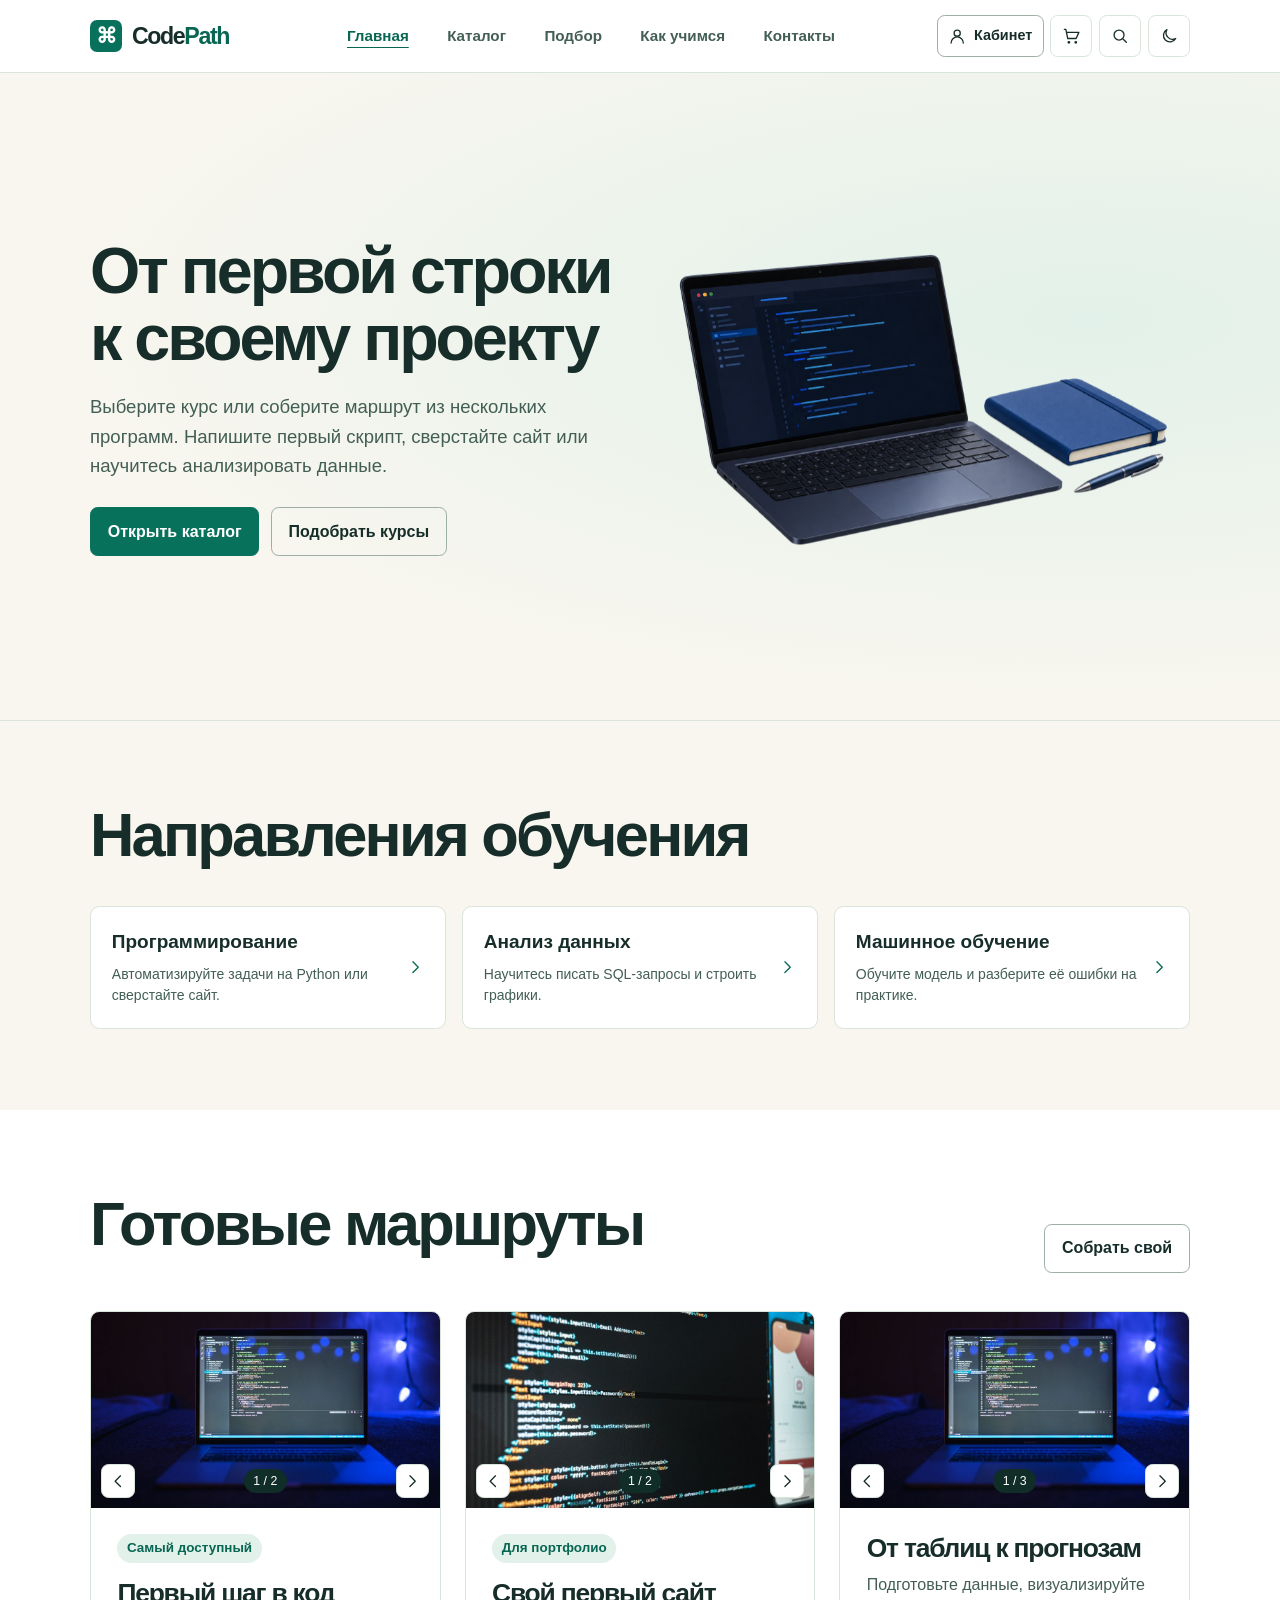
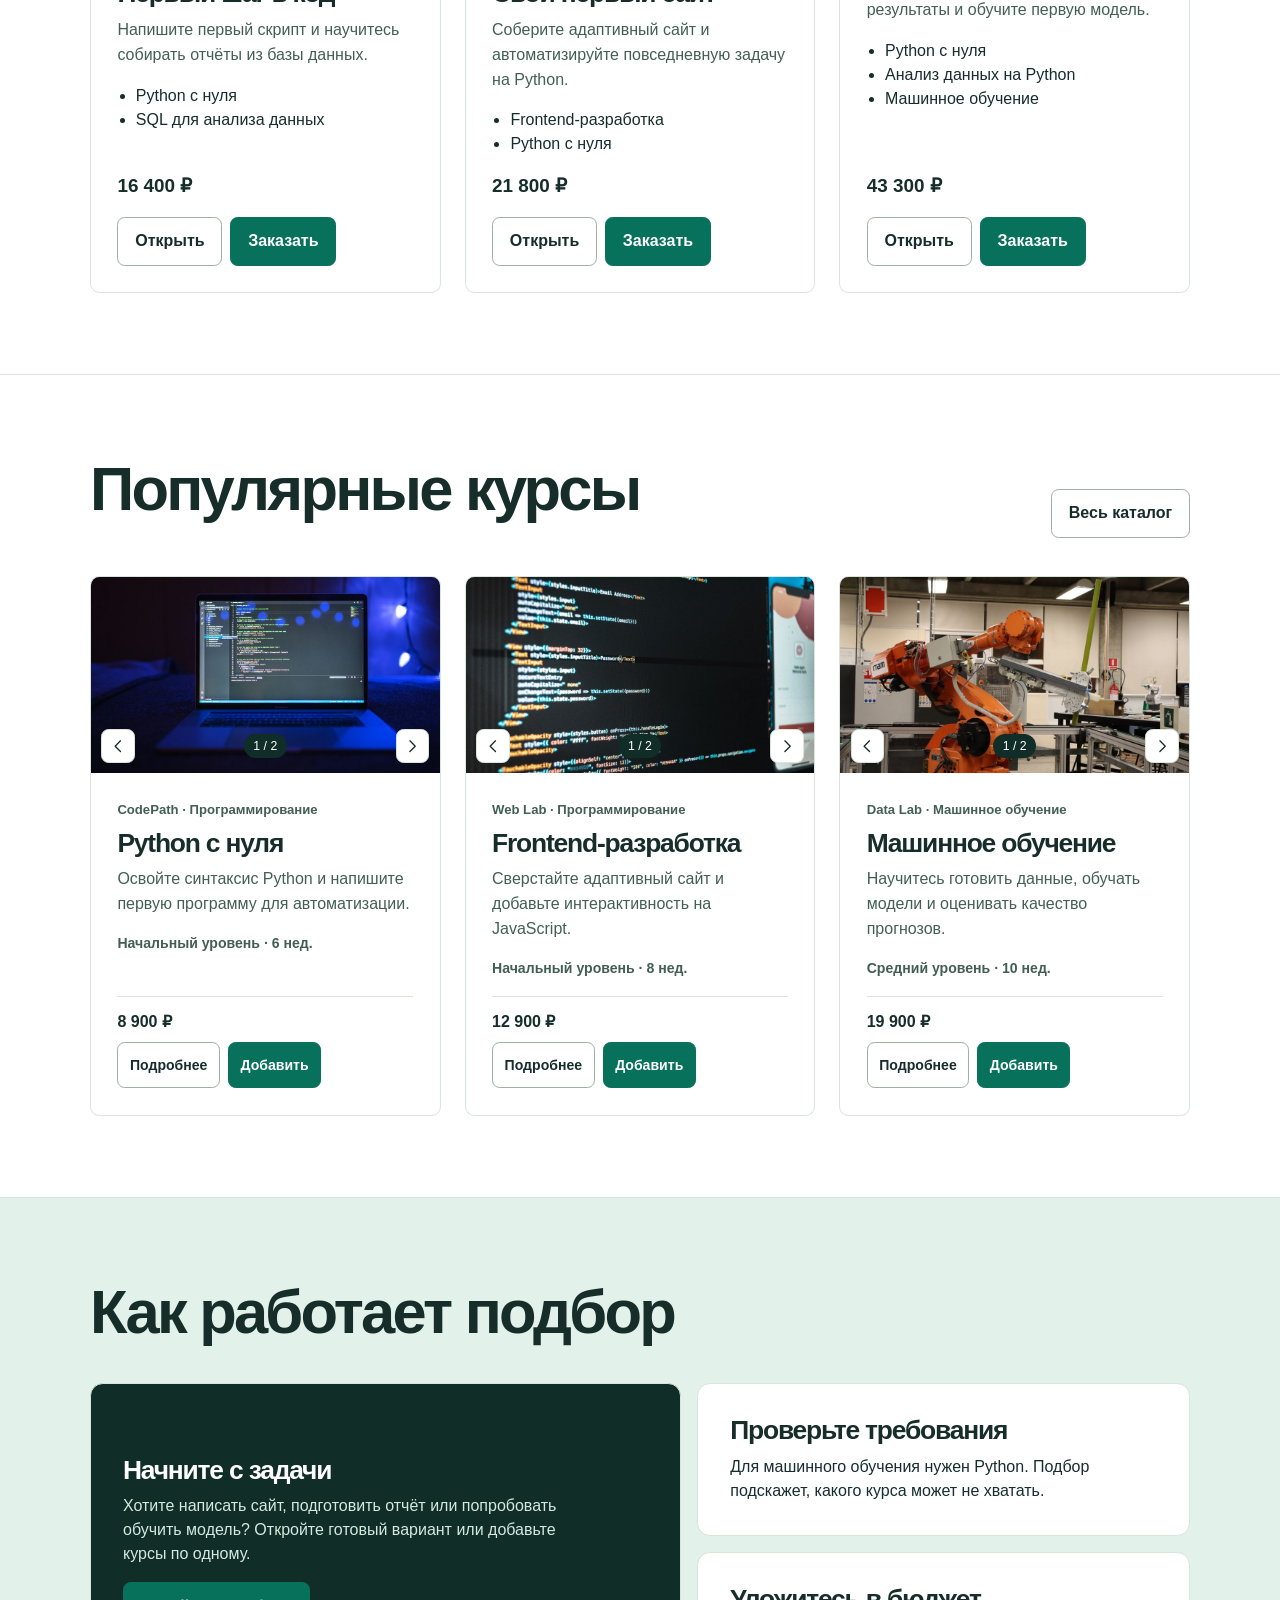
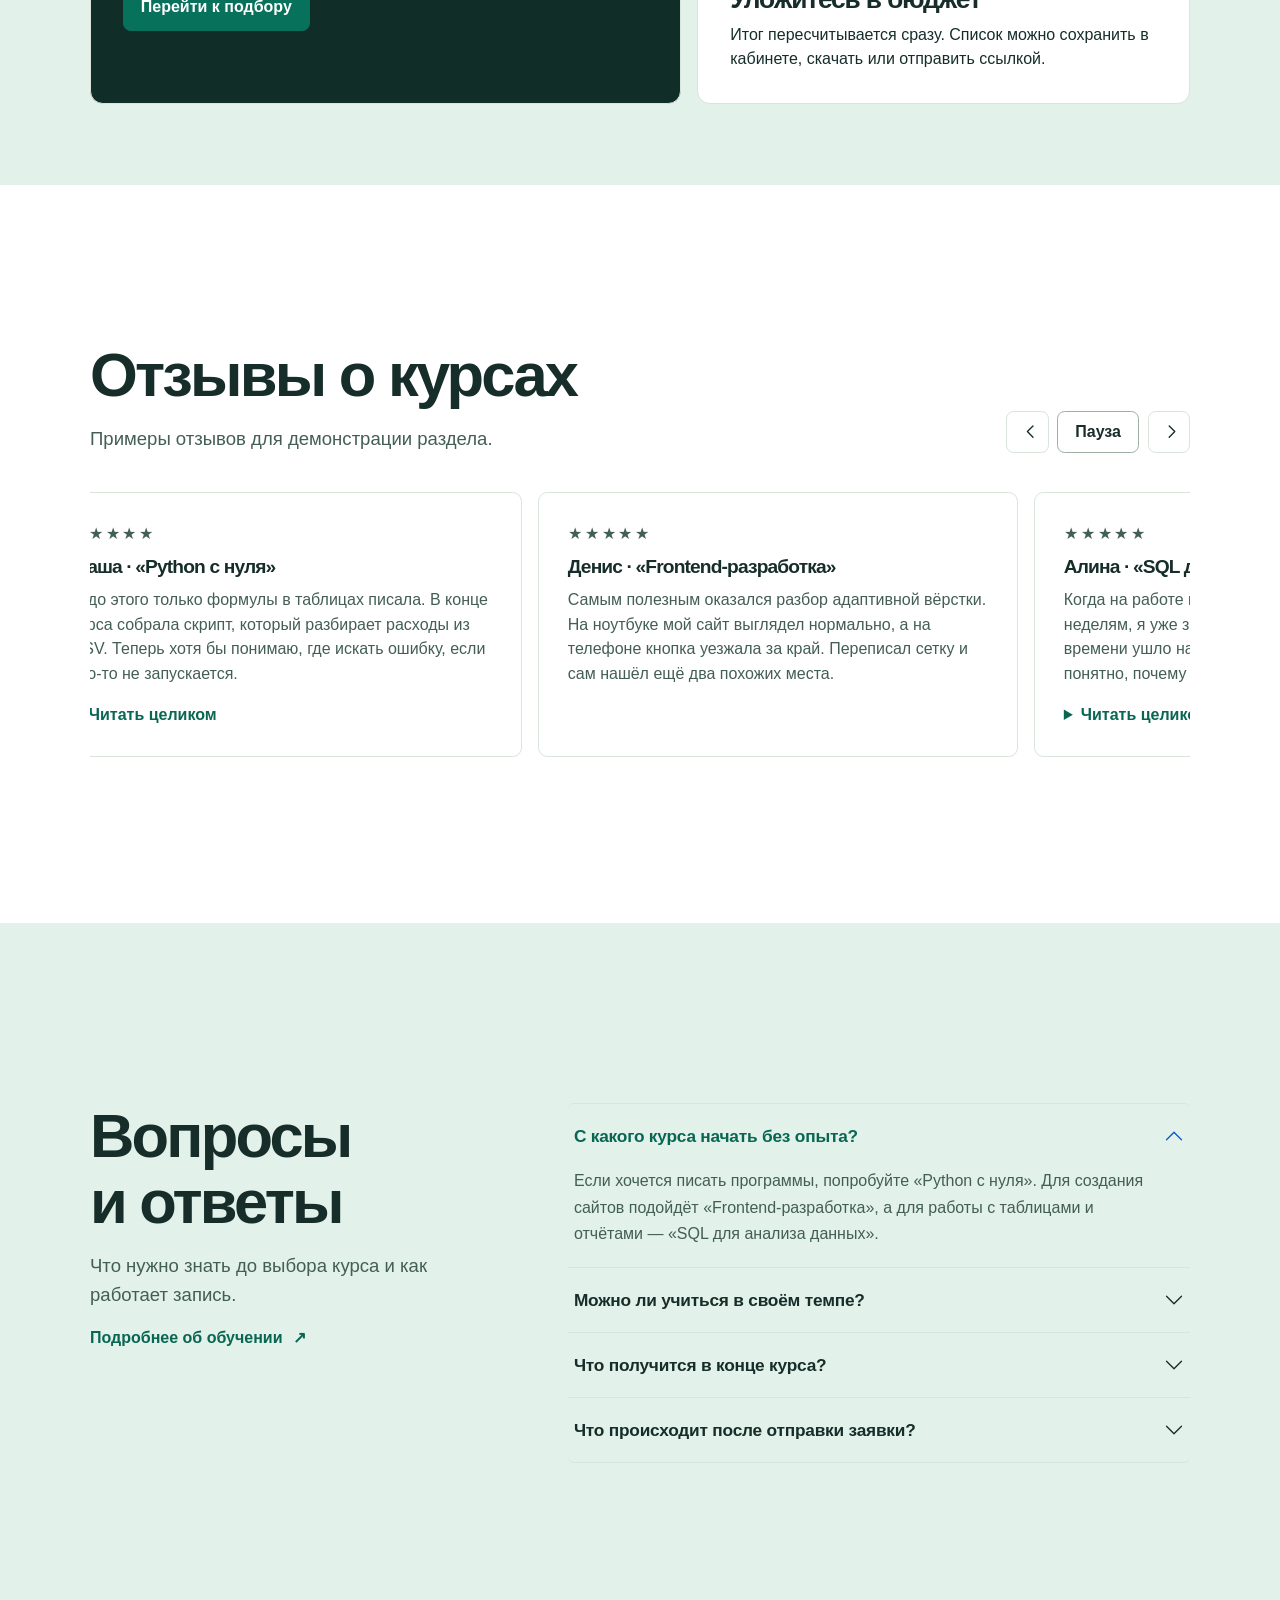
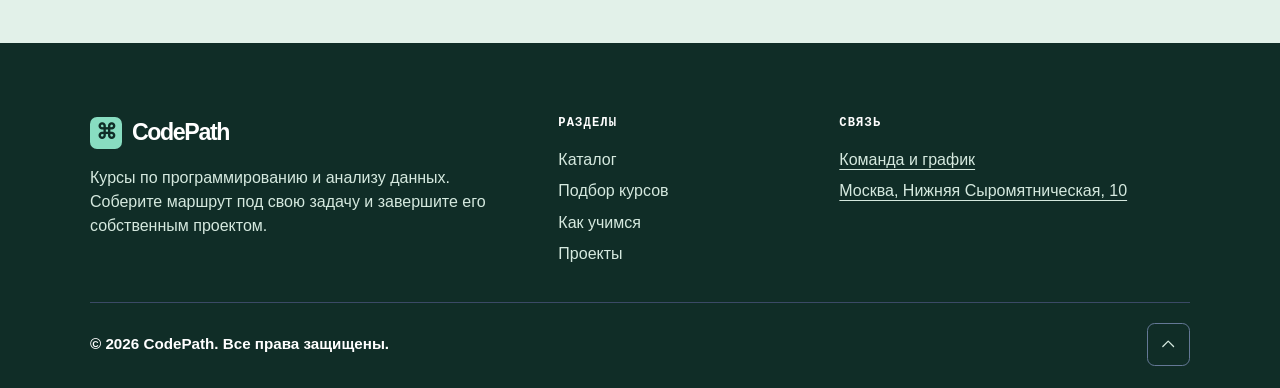
<file: index.html>
<!doctype html>
<html lang="ru">
<head>
  <meta charset="utf-8">
  <meta name="viewport" content="width=device-width, initial-scale=1">
  <meta name="theme-color" content="#f8f6ef">
  <title>Главная — CodePath</title>
  <meta name="description" content="Курсы программирования, анализа данных и машинного обучения.">
  <script src="js/theme.js"></script>
  <link rel="icon" href="images/mark.svg" type="image/svg+xml">
  <link rel="stylesheet" href="vendor/bootstrap.min.css">
  <link rel="stylesheet" href="css/custom.css">
  <link rel="stylesheet" href="css/shop.css">
  <script src="vendor/bootstrap.bundle.min.js" defer></script>
  <script src="js/data.js" defer></script>
  <script src="js/store.js" defer></script>
  <script src="js/site.js" defer></script>
  <script src="js/app.js" defer></script>
  <script src="js/commerce.js" defer></script>
</head>
<body id="top" data-page="index">
  <a class="skip-link" href="#main">К содержанию</a>
  <header class="site-header">
    <nav class="navbar navbar-expand-lg container" aria-label="Основная навигация">
      <a class="navbar-brand" href="index.html"><span class="brand-mark" aria-hidden="true">⌘</span><span>Code<span class="brand-path">Path</span></span></a>
      <div class="header-tools">
        <a class="btn btn-line account-link" href="account.html" aria-label="Личный кабинет"><span data-icon="user" data-icon-class="" aria-hidden="true"></span><span class="account-label">Кабинет</span></a>
        <a class="btn btn-icon cart-link" id="cart-link" href="order.html" aria-label="Корзина"><span data-icon="cart" data-icon-class="" aria-hidden="true"></span><span id="cart-count" class="cart-count" hidden>0</span></a>
        <button class="btn btn-icon" id="open-search" type="button" aria-label="Поиск по сайту" aria-haspopup="dialog" title="Поиск"><span data-icon="search" data-icon-class="" aria-hidden="true"></span></button>
        <button class="btn btn-icon" type="button" data-theme-toggle aria-label="Тёмная тема" aria-pressed="false" title="Сменить тему"><span data-icon="moon" data-icon-class="theme-moon" aria-hidden="true"></span><span data-icon="sun" data-icon-class="theme-sun" aria-hidden="true"></span></button>
      </div>
      <button class="navbar-toggler" type="button" data-bs-toggle="collapse" data-bs-target="#menu" aria-controls="menu" aria-expanded="false" aria-label="Меню"><span class="navbar-toggler-icon"></span></button>
      <div class="collapse navbar-collapse" id="menu">
        <ul class="navbar-nav mx-auto">
            <li class="nav-item"><a class="nav-link active" href="index.html" aria-current="page">Главная</a></li>
            <li class="nav-item"><a class="nav-link" href="catalog.html">Каталог</a></li>
            <li class="nav-item"><a class="nav-link" href="builder.html">Подбор</a></li>
            <li class="nav-item"><a class="nav-link" href="learning.html">Как учимся</a></li>
            <li class="nav-item"><a class="nav-link" href="contacts.html">Контакты</a></li>
        </ul>
      </div>
    </nav>
  </header>
  <main id="main" tabindex="-1">
    <section class="home-hero cutout-hero" aria-labelledby="hero-title">
      <div class="container">
        <div class="row align-items-center gy-4">
          <div class="col-12 col-lg-6 hero-copy">
            <h1 id="hero-title">От первой строки к своему проекту</h1>
            <p class="intro">Выберите курс или соберите маршрут из нескольких программ. Напишите первый скрипт, сверстайте сайт или научитесь анализировать данные.</p>
            <div class="hero-actions"><a class="btn btn-accent" href="catalog.html">Открыть каталог</a><a class="btn btn-line" href="builder.html">Подобрать курсы</a></div>
          </div>
          <div class="col-12 col-lg-6"><img class="hero-cutout" src="images/photos/banner.png" width="1536" height="1024" alt="Ноутбук с редактором кода и блокнот" fetchpriority="high"></div>
        </div>
      </div>
    </section>
    <section class="section categories-section" aria-labelledby="categories">
      <div class="container">
        <div class="section-heading"><h2 id="categories">Направления обучения</h2></div>
        <div class="row g-3">
          <div class="col-md-4"><a class="pathway" href="catalog.html?direction=code#catalog-list"><span><strong>Программирование</strong><small>Автоматизируйте задачи на Python или сверстайте сайт.</small></span><span data-icon="right" data-icon-class="" aria-hidden="true"></span></a></div>
          <div class="col-md-4"><a class="pathway" href="catalog.html?direction=data#catalog-list"><span><strong>Анализ данных</strong><small>Научитесь писать SQL-запросы и строить графики.</small></span><span data-icon="right" data-icon-class="" aria-hidden="true"></span></a></div>
          <div class="col-md-4"><a class="pathway" href="catalog.html?direction=ml#catalog-list"><span><strong>Машинное обучение</strong><small>Обучите модель и разберите её ошибки на практике.</small></span><span data-icon="right" data-icon-class="" aria-hidden="true"></span></a></div>
        </div>
      </div>
    </section>
    <section class="section inner-body" aria-labelledby="routes-title">
      <div class="container">
        <div class="section-heading"><h2 id="routes-title">Готовые маршруты</h2><a href="builder.html" class="btn btn-line">Собрать свой</a></div>
        <div class="row g-4" data-track-cards></div>
      </div>
    </section>
    <section class="section popular-section" aria-labelledby="popular">
      <div class="container"><div class="section-heading"><h2 id="popular">Популярные курсы</h2><a class="btn btn-line" href="catalog.html">Весь каталог</a></div><div class="row g-4" id="courses"></div></div>
    </section>
    <section class="section selection-section" aria-labelledby="selection-title">
      <div class="container"><div class="section-heading"><h2 id="selection-title">Как работает подбор</h2></div>
        <div class="selection-grid">
          <article class="selection-main"><h3>Начните с задачи</h3><p>Хотите написать сайт, подготовить отчёт или попробовать обучить модель? Откройте готовый вариант или добавьте курсы по одному.</p><a class="btn btn-accent" href="builder.html">Перейти к подбору</a></article>
          <article><h3>Проверьте требования</h3><p>Для машинного обучения нужен Python. Подбор подскажет, какого курса может не хватать.</p></article>
          <article><h3>Уложитесь в бюджет</h3><p>Итог пересчитывается сразу. Список можно сохранить в кабинете, скачать или отправить ссылкой.</p></article>
        </div>
      </div>
    </section>
    <section class="section inner-body reviews-section" aria-labelledby="reviews-title">
      <div class="container">
        <div class="section-heading"><div><h2 id="reviews-title">Отзывы о курсах</h2><p class="intro">Примеры отзывов для демонстрации раздела.</p></div>
          <div class="review-actions">
            <button class="btn btn-icon" type="button" id="reviews-prev" aria-label="Предыдущий отзыв"><span data-icon="left" data-icon-class="" aria-hidden="true"></span></button>
            <button class="btn btn-line" type="button" id="pause-reviews" aria-pressed="false">Пауза</button>
            <button class="btn btn-icon" type="button" id="reviews-next" aria-label="Следующий отзыв"><span data-icon="right" data-icon-class="" aria-hidden="true"></span></button>
          </div>
        </div>
        <div id="review-rail" class="review-rail" tabindex="0" aria-label="Лента отзывов">
          <article class="card review-card">
            <p class="review-stars"><span aria-hidden="true">★★★★★</span><span class="visually-hidden">Оценка: 5 из 5</span></p>
            <h3>Маша · «Python с нуля»</h3><p>Я до этого только формулы в таблицах писала. В конце курса собрала скрипт, который разбирает расходы из CSV. Теперь хотя бы понимаю, где искать ошибку, если что-то не запускается.</p>
            <details><summary>Читать целиком</summary><p>Больше всего помогло то, что задание про файлы шло сразу после функций. Я сначала решила задачу на десяти строках, потом прогнала её на таблице за весь месяц.</p></details>
          </article>
          <article class="card review-card">
            <p class="review-stars"><span aria-hidden="true">★★★★★</span><span class="visually-hidden">Оценка: 5 из 5</span></p>
            <h3>Денис · «Frontend-разработка»</h3><p>Самым полезным оказался разбор адаптивной вёрстки. На ноутбуке мой сайт выглядел нормально, а на телефоне кнопка уезжала за край. Переписал сетку и сам нашёл ещё два похожих места.</p>

          </article>
          <article class="card review-card">
            <p class="review-stars"><span aria-hidden="true">★★★★★</span><span class="visually-hidden">Оценка: 5 из 5</span></p>
            <h3>Алина · «SQL для анализа данных»</h3><p>Когда на работе попросили сгруппировать заказы по неделям, я уже знала, как это сделать. Больше всего времени ушло на объединение таблиц, зато стало понятно, почему в отчёте иногда появлялись дубли.</p>
            <details><summary>Читать целиком</summary><p>После финальной задачи вернулась к первым запросам и переделала их. Понравилось, что результат можно проверить по исходной таблице.</p></details>
          </article>
          <article class="card review-card">
            <p class="review-stars"><span aria-hidden="true">★★★★★</span><span class="visually-hidden">Оценка: 5 из 5</span></p>
            <h3>Илья · «Анализ данных на Python»</h3><p>Сначала построил красивый график, а потом заметил пропуски в датах. Хорошо, что в программе есть отдельный блок про чистку данных. Второй график оказался менее гладким, зато честным.</p>

          </article>
          <article class="card review-card">
            <p class="review-stars"><span aria-hidden="true">★★★★★</span><span class="visually-hidden">Оценка: 5 из 5</span></p>
            <h3>Лена · «Машинное обучение»</h3><p>Понравилось сравнивать прогноз модели с простым средним. Сразу видно, есть ли смысл усложнять решение. На итоговом проекте объяснила метрику своими словами, чего раньше не могла.</p>

          </article>
          <article class="card review-card">
            <p class="review-stars"><span aria-hidden="true">★★★★★</span><span class="visually-hidden">Оценка: 5 из 5</span></p>
            <h3>Антон · «Нейронные сети»</h3><p>Классификатор путал похожие картинки, и я разобрал именно эти примеры. Теперь к итоговому ноутбуку могу приложить разбор ошибок, а не только процент точности.</p>

          </article>
        </div>
      </div>
    </section>
    <section id="faq" class="section faq-section" aria-labelledby="faq-title">
      <div class="container">
        <div class="row g-4 g-lg-5 align-items-start">
          <div class="col-12 col-lg-5">
            <h2 id="faq-title">Вопросы<br>и ответы</h2>
            <p class="intro">Что нужно знать до выбора курса и как работает запись.</p>
            <a class="inline-link" href="learning.html">Подробнее об обучении <span aria-hidden="true">↗</span></a>
          </div>
          <div class="col-12 col-lg-7"><div class="accordion cp-accordion" id="questions">
          <div class="accordion-item">
            <h3 class="accordion-header">
              <button class="accordion-button" type="button" data-bs-toggle="collapse" data-bs-target="#answer-1" aria-expanded="true" aria-controls="answer-1">С какого курса начать без опыта?</button>
            </h3>
            <div id="answer-1" class="accordion-collapse collapse show" data-bs-parent="#questions">
              <div class="accordion-body">Если хочется писать программы, попробуйте «Python с нуля». Для создания сайтов подойдёт «Frontend-разработка», а для работы с таблицами и отчётами — «SQL для анализа данных».</div>
            </div>
          </div>
          <div class="accordion-item">
            <h3 class="accordion-header">
              <button class="accordion-button collapsed" type="button" data-bs-toggle="collapse" data-bs-target="#answer-2" aria-expanded="false" aria-controls="answer-2">Можно ли учиться в своём темпе?</button>
            </h3>
            <div id="answer-2" class="accordion-collapse collapse" data-bs-parent="#questions">
              <div class="accordion-body">Да. Срок в карточке — ориентир. Вы можете распределить занятия по своему расписанию и вернуться к сложному модулю позже.</div>
            </div>
          </div>
          <div class="accordion-item">
            <h3 class="accordion-header">
              <button class="accordion-button collapsed" type="button" data-bs-toggle="collapse" data-bs-target="#answer-3" aria-expanded="false" aria-controls="answer-3">Что получится в конце курса?</button>
            </h3>
            <div id="answer-3" class="accordion-collapse collapse" data-bs-parent="#questions">
              <div class="accordion-body">У каждой программы свой итоговый проект: например, отчёт на Python, адаптивный сайт или модель прогноза. Смотрите итоговую работу в программе курса.</div>
            </div>
          </div>
          <div class="accordion-item">
            <h3 class="accordion-header">
              <button class="accordion-button collapsed" type="button" data-bs-toggle="collapse" data-bs-target="#answer-4" aria-expanded="false" aria-controls="answer-4">Что происходит после отправки заявки?</button>
            </h3>
            <div id="answer-4" class="accordion-collapse collapse" data-bs-parent="#questions">
              <div class="accordion-body">Появляется подтверждение с названием выбранного курса. Это учебная форма: контакты не сохраняются и оплата не предусмотрена.</div>
            </div>
          </div>
          </div></div>
        </div>
      </div>
    </section>
  </main>
  <footer class="site-footer">
    <div class="container">
      <div class="row gy-4">
        <div class="col-12 col-md-5">
          <a class="footer-brand" href="index.html"><span class="brand-mark" aria-hidden="true">⌘</span><span>Code<span class="brand-path">Path</span></span></a>
          <p class="footer-description">Курсы по программированию и анализу данных. Соберите маршрут под свою задачу и завершите его собственным проектом.</p>
        </div>
        <nav class="col-6 col-md-3" aria-label="Навигация в футере">
          <h2>Разделы</h2>
          <ul class="list-unstyled mb-0">
            <li><a href="catalog.html">Каталог</a></li>
            <li><a href="builder.html">Подбор курсов</a></li>
            <li><a href="learning.html">Как учимся</a></li>
            <li><a href="projects.html">Проекты</a></li>
          </ul>
        </nav>
        <div class="col-6 col-md-4 footer-contact">
          <h2>Связь</h2>
          <p><a href="contacts.html">Команда и график</a></p>
          <p><a href="contacts.html#location">Москва, Нижняя Сыромятническая, 10</a></p>
        </div>
      </div>
      <div class="footer-bottom">
        <p class="footer-copyright">© 2026 CodePath. Все права защищены.</p>
        <a class="btn back-top" href="#top" aria-label="Наверх" title="Наверх"><span data-icon="up" data-icon-class="" aria-hidden="true"></span></a>
      </div>
    </div>
  </footer>
  <dialog class="search-dialog" id="site-search" aria-labelledby="search-title">
    <div class="search-dialog-head"><h2 id="search-title">Поиск по сайту</h2>
      <form method="dialog"><button class="btn btn-icon" aria-label="Закрыть поиск"><span data-icon="close" data-icon-class="" aria-hidden="true"></span></button></form>
    </div>
    <form role="search"><label for="site-query" class="visually-hidden">Введите запрос</label>
      <input class="form-control" type="search" id="site-query" placeholder="Курс, раздел или тема" autocomplete="off">
    </form>
    <p id="site-results-count" role="status"></p><ul id="site-results" class="list-unstyled"></ul>
  </dialog>
  <p class="site-status" id="site-status" role="status"></p>
</body>
</html>
</file>
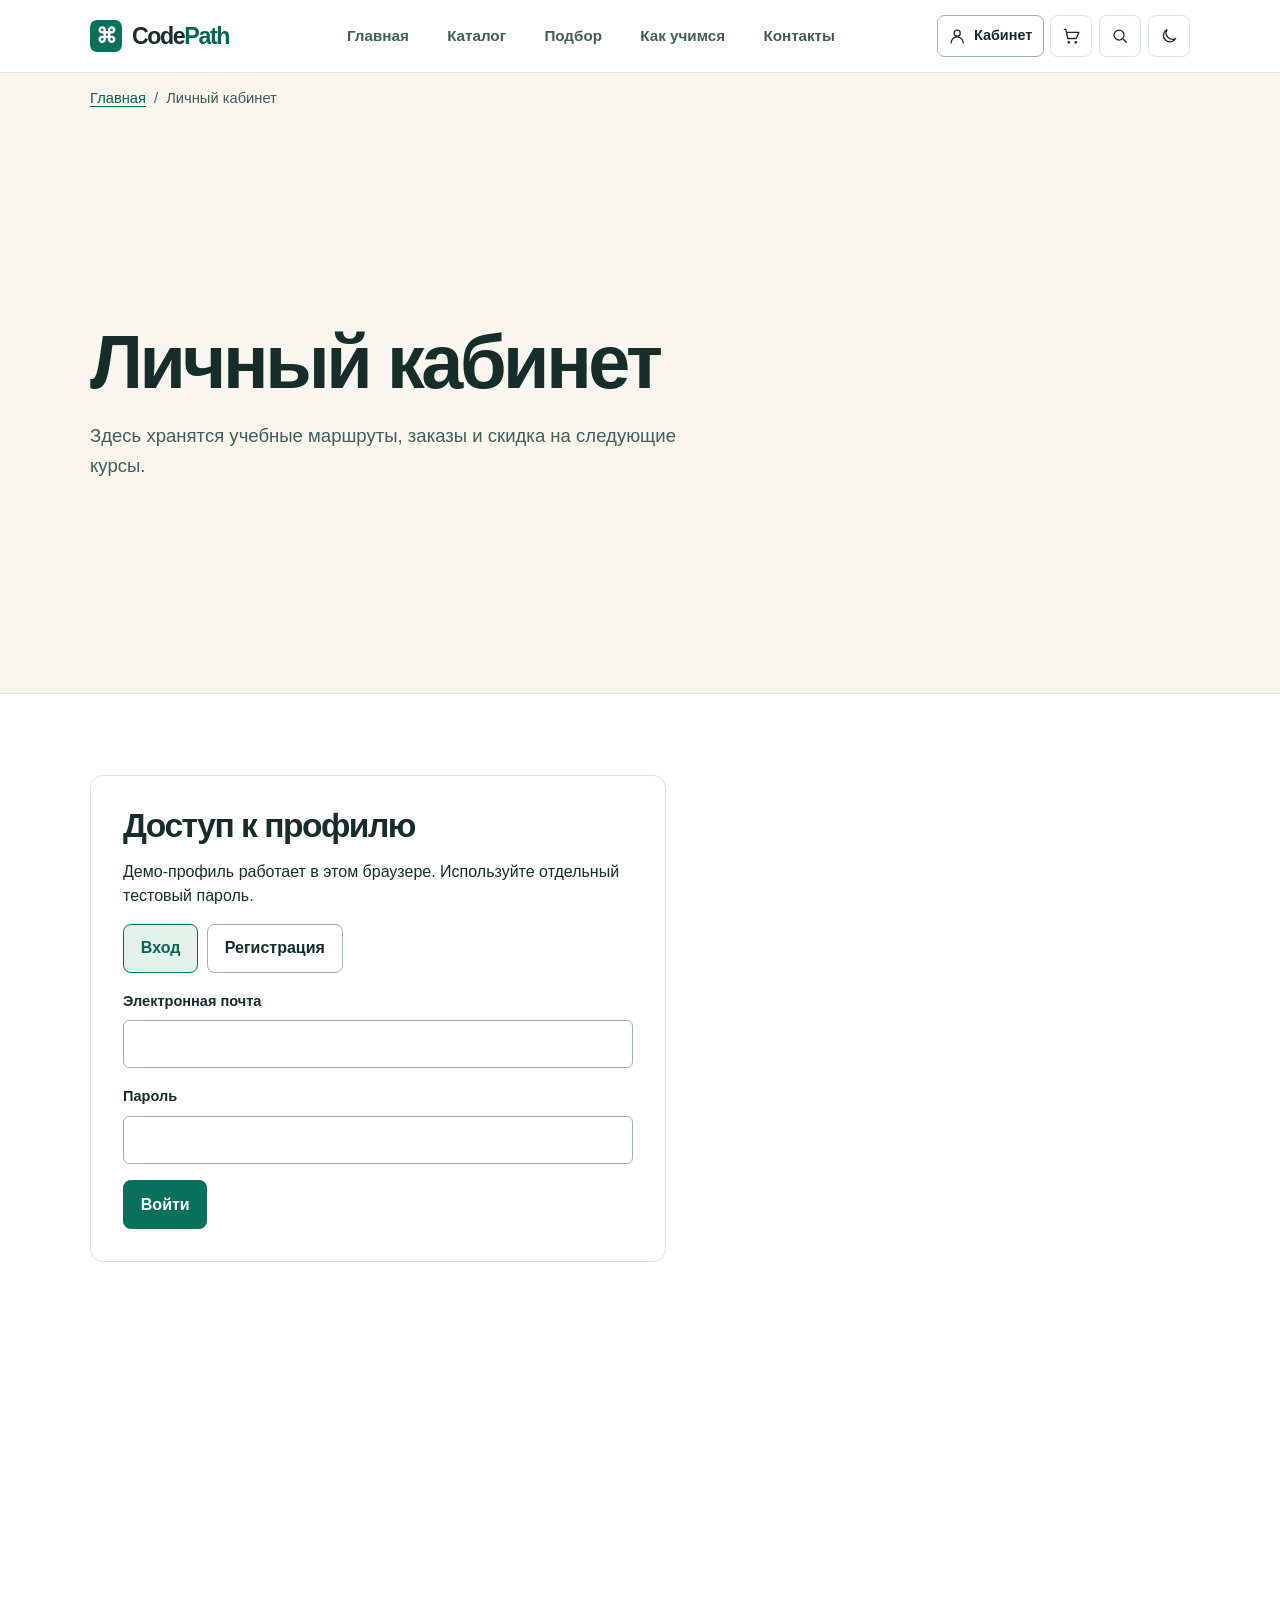
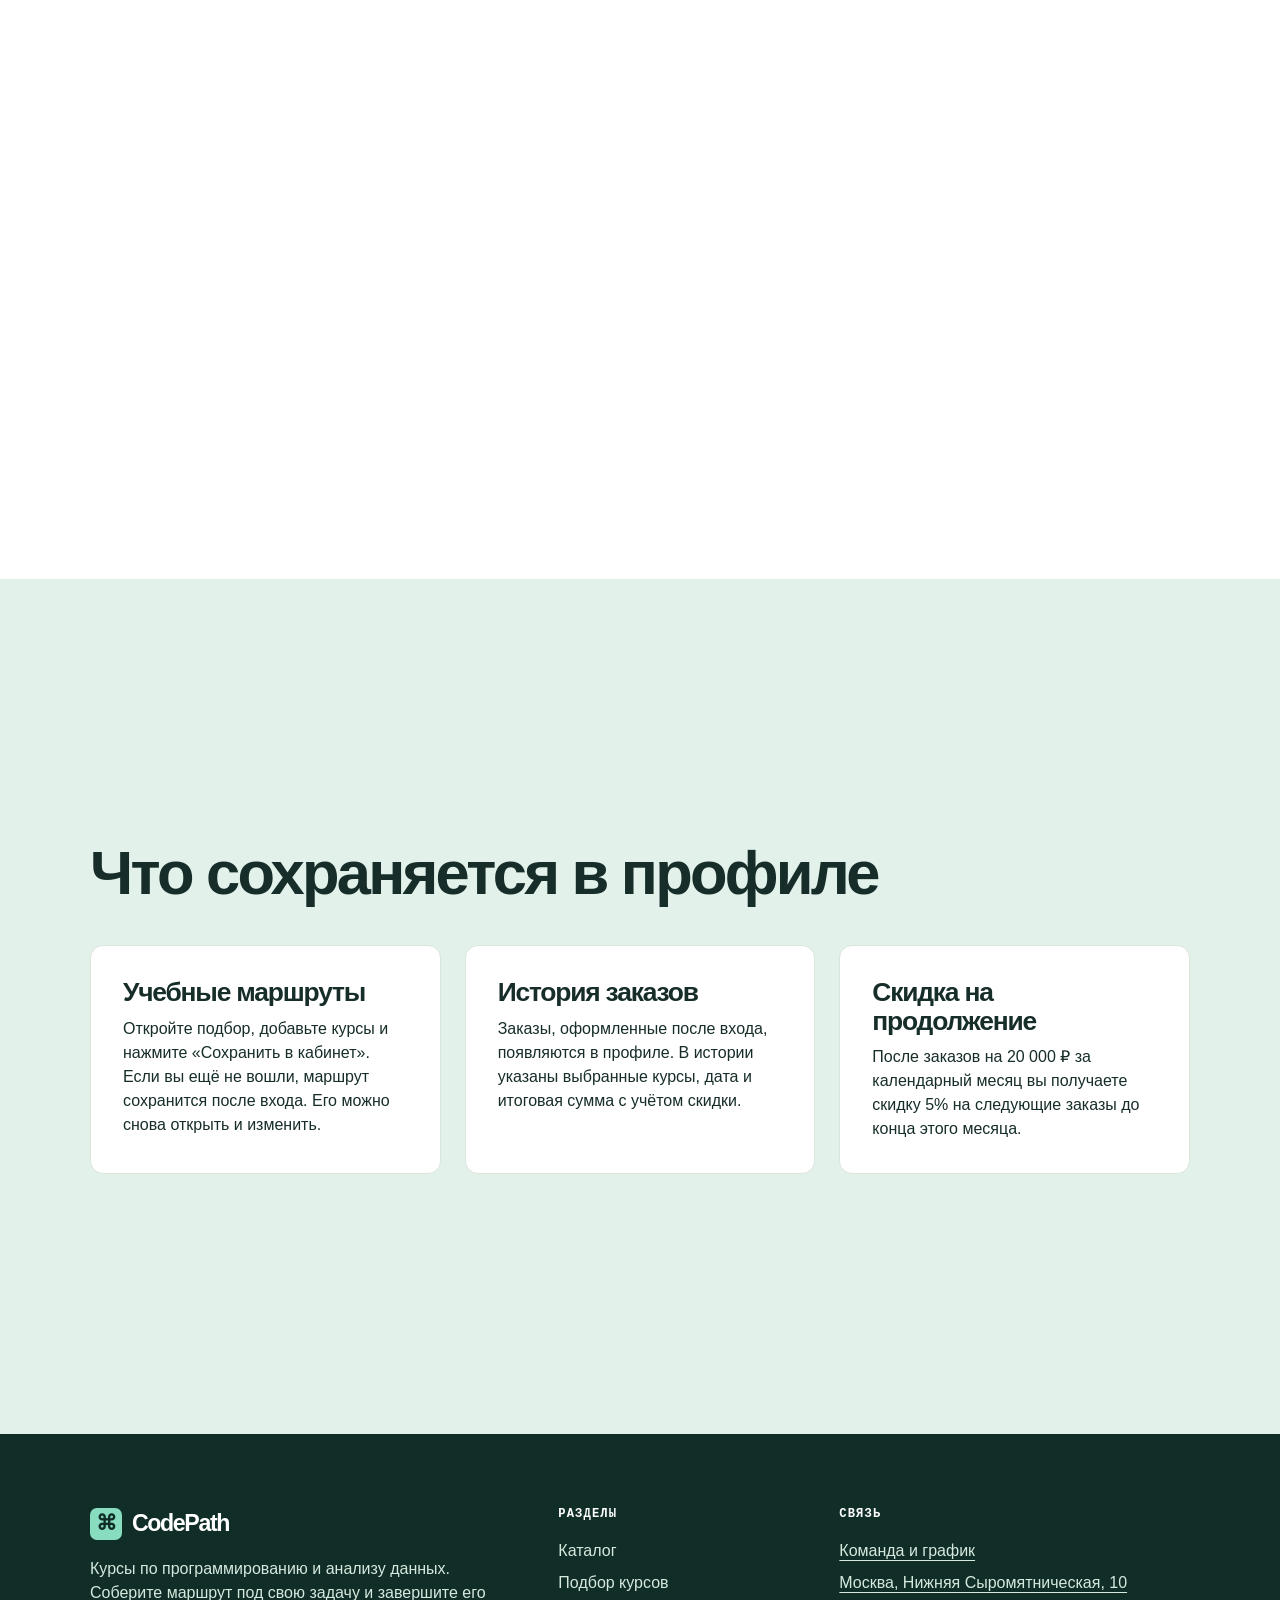
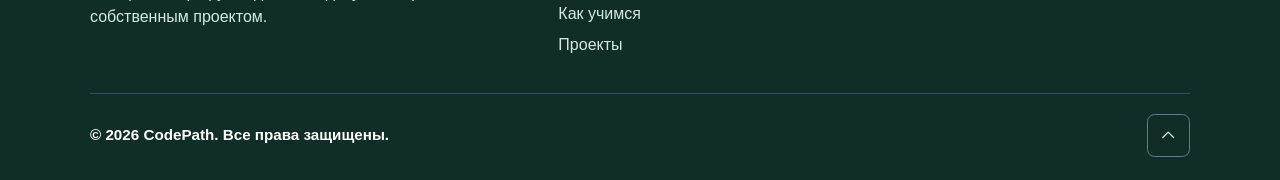
<file: account.html>
<!doctype html>
<html lang="ru">
<head>
  <meta charset="utf-8">
  <meta name="viewport" content="width=device-width, initial-scale=1">
  <meta name="theme-color" content="#f8f6ef">
  <title>Личный кабинет — CodePath</title>
  <meta name="description" content="Сохранённые маршруты, история заказов и скидка.">
  <script src="js/theme.js"></script>
  <link rel="icon" href="images/mark.svg" type="image/svg+xml">
  <link rel="stylesheet" href="vendor/bootstrap.min.css">
  <link rel="stylesheet" href="css/custom.css">
  <link rel="stylesheet" href="css/shop.css">
  <script src="vendor/bootstrap.bundle.min.js" defer></script>
  <script src="js/data.js" defer></script>
  <script src="js/store.js" defer></script>
  <script src="js/site.js" defer></script>
  <script src="js/app.js" defer></script>
  <script src="js/commerce.js" defer></script>
</head>
<body id="top" data-page="account">
  <a class="skip-link" href="#main">К содержанию</a>
  <header class="site-header">
    <nav class="navbar navbar-expand-lg container" aria-label="Основная навигация">
      <a class="navbar-brand" href="index.html"><span class="brand-mark" aria-hidden="true">⌘</span><span>Code<span class="brand-path">Path</span></span></a>
      <div class="header-tools">
        <a class="btn btn-line account-link" href="account.html" aria-label="Личный кабинет"><span data-icon="user" data-icon-class="" aria-hidden="true"></span><span class="account-label">Кабинет</span></a>
        <a class="btn btn-icon cart-link" id="cart-link" href="order.html" aria-label="Корзина"><span data-icon="cart" data-icon-class="" aria-hidden="true"></span><span id="cart-count" class="cart-count" hidden>0</span></a>
        <button class="btn btn-icon" id="open-search" type="button" aria-label="Поиск по сайту" aria-haspopup="dialog" title="Поиск"><span data-icon="search" data-icon-class="" aria-hidden="true"></span></button>
        <button class="btn btn-icon" type="button" data-theme-toggle aria-label="Тёмная тема" aria-pressed="false" title="Сменить тему"><span data-icon="moon" data-icon-class="theme-moon" aria-hidden="true"></span><span data-icon="sun" data-icon-class="theme-sun" aria-hidden="true"></span></button>
      </div>
      <button class="navbar-toggler" type="button" data-bs-toggle="collapse" data-bs-target="#menu" aria-controls="menu" aria-expanded="false" aria-label="Меню"><span class="navbar-toggler-icon"></span></button>
      <div class="collapse navbar-collapse" id="menu">
        <ul class="navbar-nav mx-auto">
            <li class="nav-item"><a class="nav-link" href="index.html">Главная</a></li>
            <li class="nav-item"><a class="nav-link" href="catalog.html">Каталог</a></li>
            <li class="nav-item"><a class="nav-link" href="builder.html">Подбор</a></li>
            <li class="nav-item"><a class="nav-link" href="learning.html">Как учимся</a></li>
            <li class="nav-item"><a class="nav-link" href="contacts.html">Контакты</a></li>
        </ul>
      </div>
    </nav>
  </header>
  <main id="main" tabindex="-1">
    <nav class="container breadcrumb-wrap" aria-label="Хлебные крошки">
      <ol class="breadcrumb mb-0"><li class="breadcrumb-item"><a href="index.html">Главная</a></li><li class="breadcrumb-item active" aria-current="page">Личный кабинет</li></ol>
    </nav>
    <section class="page-intro shop-intro"><div class="container"><h1>Личный кабинет</h1><p class="intro">Здесь хранятся учебные маршруты, заказы и скидка на следующие курсы.</p></div></section>
    <section class="section inner-body account-body" aria-label="Учётная запись"><div class="container">
      <div class="shop-panel auth-panel" id="auth-panel">
        <h2>Доступ к профилю</h2>
        <p>Демо-профиль работает в этом браузере. Используйте отдельный тестовый пароль.</p>
        <div id="auth-modes" class="action-group mb-3">
          <button class="btn btn-line" type="button" data-mode="login" aria-pressed="true">Вход</button><button class="btn btn-line" type="button" data-mode="register" aria-pressed="false">Регистрация</button>
        </div>
        <p id="auth-error" class="inline-status" role="alert" hidden></p>
        <form method="post" id="login-form">
          <label class="form-label" for="login-email">Электронная почта</label><input class="form-control mb-3" id="login-email" name="email" type="email" autocomplete="email" required maxlength="100">
          <label class="form-label" for="login-password">Пароль</label><input class="form-control mb-3" id="login-password" name="password" type="password" autocomplete="current-password" required maxlength="128">
          <button class="btn btn-accent" type="submit">Войти</button>
        </form>
        <form method="post" id="register-form" hidden>
          <label class="form-label" for="register-name">Имя</label><input class="form-control mb-3" id="register-name" name="name" autocomplete="given-name" required maxlength="70" pattern=".*\S.*">
          <label class="form-label" for="register-email">Электронная почта</label><input class="form-control mb-3" id="register-email" name="email" type="email" autocomplete="email" required maxlength="100">
          <label class="form-label" for="register-password">Пароль, от 8 символов</label><input class="form-control mb-3" id="register-password" name="password" type="password" autocomplete="new-password" required minlength="8" maxlength="128">
          <label class="form-label" for="register-repeat">Повторите пароль</label><input class="form-control mb-3" id="register-repeat" name="repeat" type="password" autocomplete="new-password" required minlength="8" maxlength="128">
          <button class="btn btn-accent" type="submit">Зарегистрироваться</button>
        </form>
      </div>
      <div id="profile-panel" hidden>
        <div class="shop-panel profile-heading">
          <div><h2 id="profile-name" tabindex="-1"></h2><p id="profile-email"></p></div>
          <button class="btn btn-line" type="button" id="logout">Выйти</button>
        </div>
        <p class="inline-status" id="profile-status" role="status" hidden></p>
        <div class="shop-panel mt-3"><h2>Скидка за месяц</h2><p>После заказов на 20 000 ₽ за календарный месяц действует скидка 5% на следующие заказы до конца месяца.</p><p id="loyalty-text" role="status"></p></div>
        <div class="shop-panel mt-3"><h2>Сохранённые маршруты</h2><ul id="profile-routes" class="shop-list"></ul><a id="profile-route-link" class="btn btn-line" href="builder.html">Собрать маршрут</a></div>
        <div class="shop-panel mt-3"><h2>История заказов</h2><ul id="profile-orders" class="shop-list"></ul></div>
      </div>
    </div></section>
<section class="section page-guide" aria-labelledby="page-guide-title"><div class="container"><h2 id="page-guide-title">Что сохраняется в профиле</h2><div class="row g-4 mt-2"><div class="col-md-4"><article class="shop-panel h-100"><h3>Учебные маршруты</h3><p>Откройте подбор, добавьте курсы и нажмите «Сохранить в кабинет». Если вы ещё не вошли, маршрут сохранится после входа. Его можно снова открыть и изменить.</p></article></div><div class="col-md-4"><article class="shop-panel h-100"><h3>История заказов</h3><p>Заказы, оформленные после входа, появляются в профиле. В истории указаны выбранные курсы, дата и итоговая сумма с учётом скидки.</p></article></div><div class="col-md-4"><article class="shop-panel h-100"><h3>Скидка на продолжение</h3><p>После заказов на 20 000 ₽ за календарный месяц вы получаете скидку 5% на следующие заказы до конца этого месяца.</p></article></div></div></div></section>
  </main>
  <footer class="site-footer">
    <div class="container">
      <div class="row gy-4">
        <div class="col-12 col-md-5">
          <a class="footer-brand" href="index.html"><span class="brand-mark" aria-hidden="true">⌘</span><span>Code<span class="brand-path">Path</span></span></a>
          <p class="footer-description">Курсы по программированию и анализу данных. Соберите маршрут под свою задачу и завершите его собственным проектом.</p>
        </div>
        <nav class="col-6 col-md-3" aria-label="Навигация в футере">
          <h2>Разделы</h2>
          <ul class="list-unstyled mb-0">
            <li><a href="catalog.html">Каталог</a></li>
            <li><a href="builder.html">Подбор курсов</a></li>
            <li><a href="learning.html">Как учимся</a></li>
            <li><a href="projects.html">Проекты</a></li>
          </ul>
        </nav>
        <div class="col-6 col-md-4 footer-contact">
          <h2>Связь</h2>
          <p><a href="contacts.html">Команда и график</a></p>
          <p><a href="contacts.html#location">Москва, Нижняя Сыромятническая, 10</a></p>
        </div>
      </div>
      <div class="footer-bottom">
        <p class="footer-copyright">© 2026 CodePath. Все права защищены.</p>
        <a class="btn back-top" href="#top" aria-label="Наверх" title="Наверх"><span data-icon="up" data-icon-class="" aria-hidden="true"></span></a>
      </div>
    </div>
  </footer>
  <dialog class="search-dialog" id="site-search" aria-labelledby="search-title">
    <div class="search-dialog-head"><h2 id="search-title">Поиск по сайту</h2>
      <form method="dialog"><button class="btn btn-icon" aria-label="Закрыть поиск"><span data-icon="close" data-icon-class="" aria-hidden="true"></span></button></form>
    </div>
    <form role="search"><label for="site-query" class="visually-hidden">Введите запрос</label>
      <input class="form-control" type="search" id="site-query" placeholder="Курс, раздел или тема" autocomplete="off">
    </form>
    <p id="site-results-count" role="status"></p><ul id="site-results" class="list-unstyled"></ul>
  </dialog>
  <p class="site-status" id="site-status" role="status"></p>
</body>
</html>
</file>
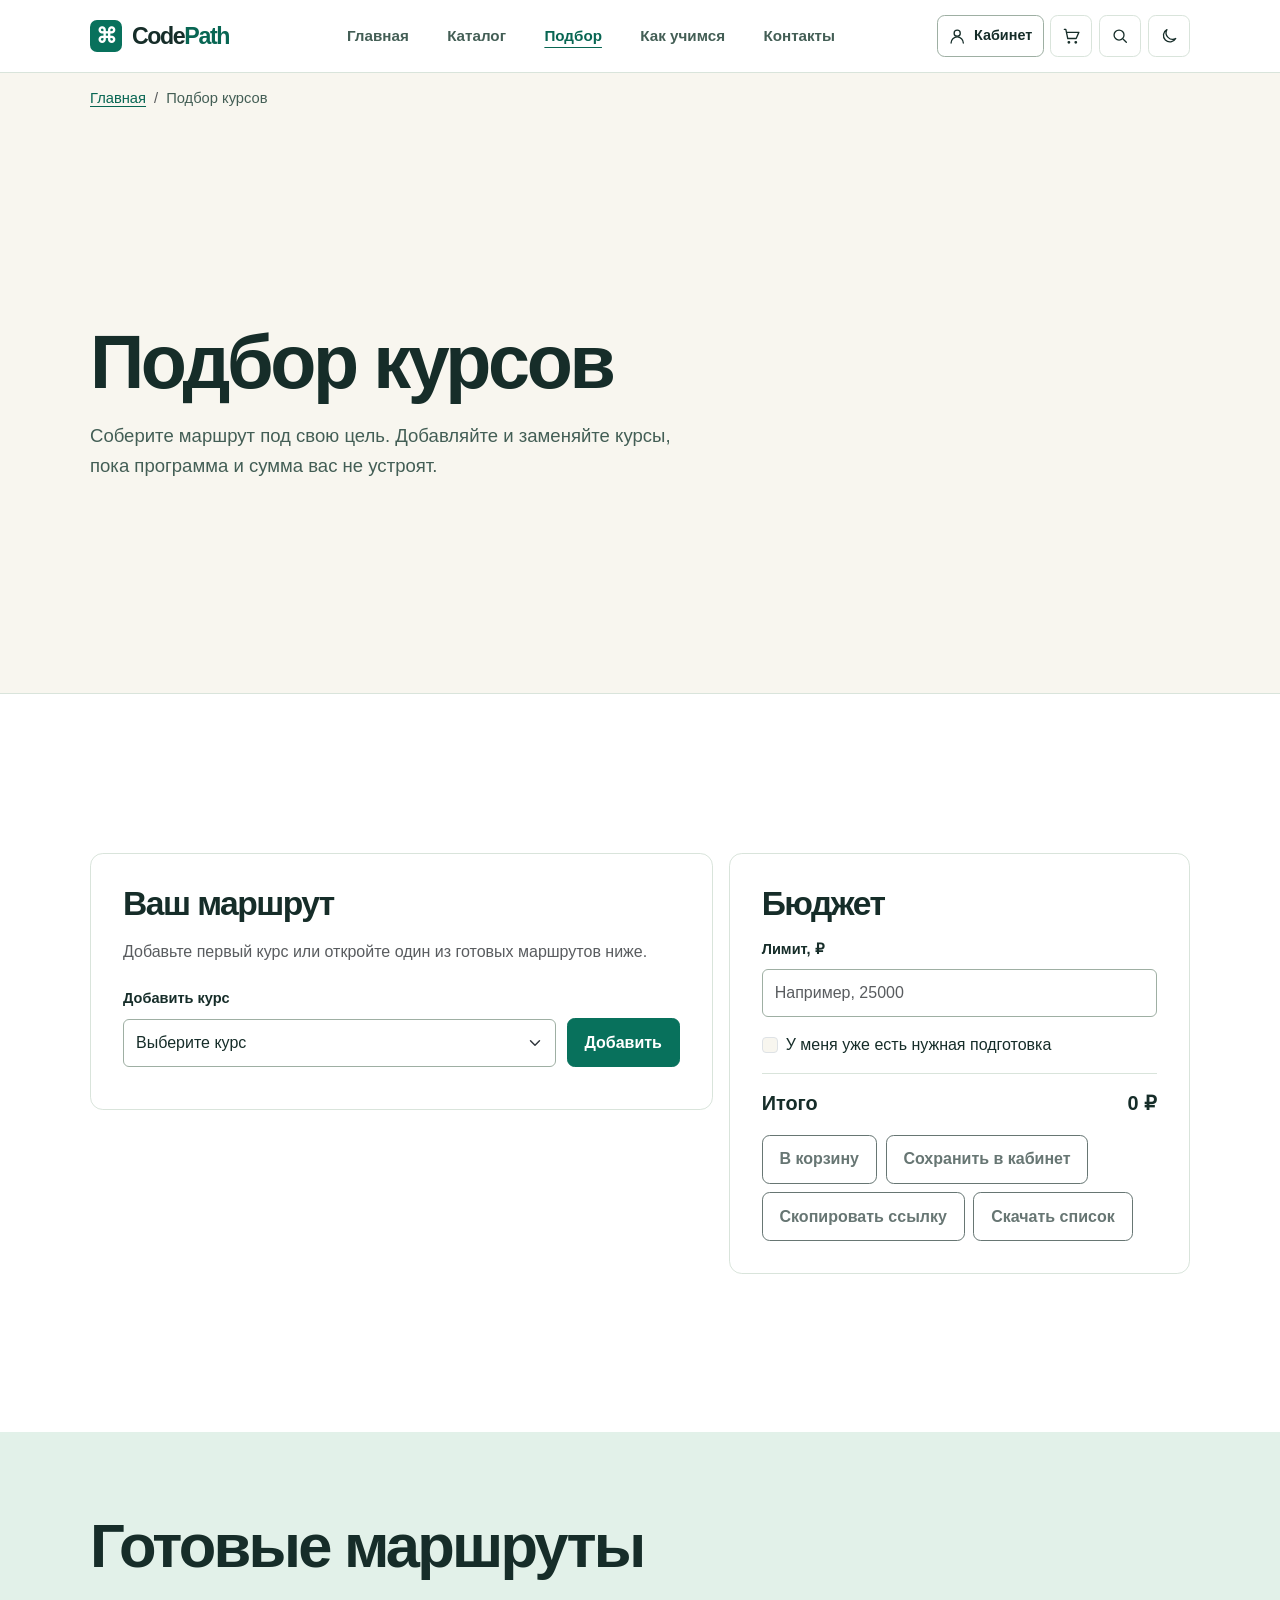
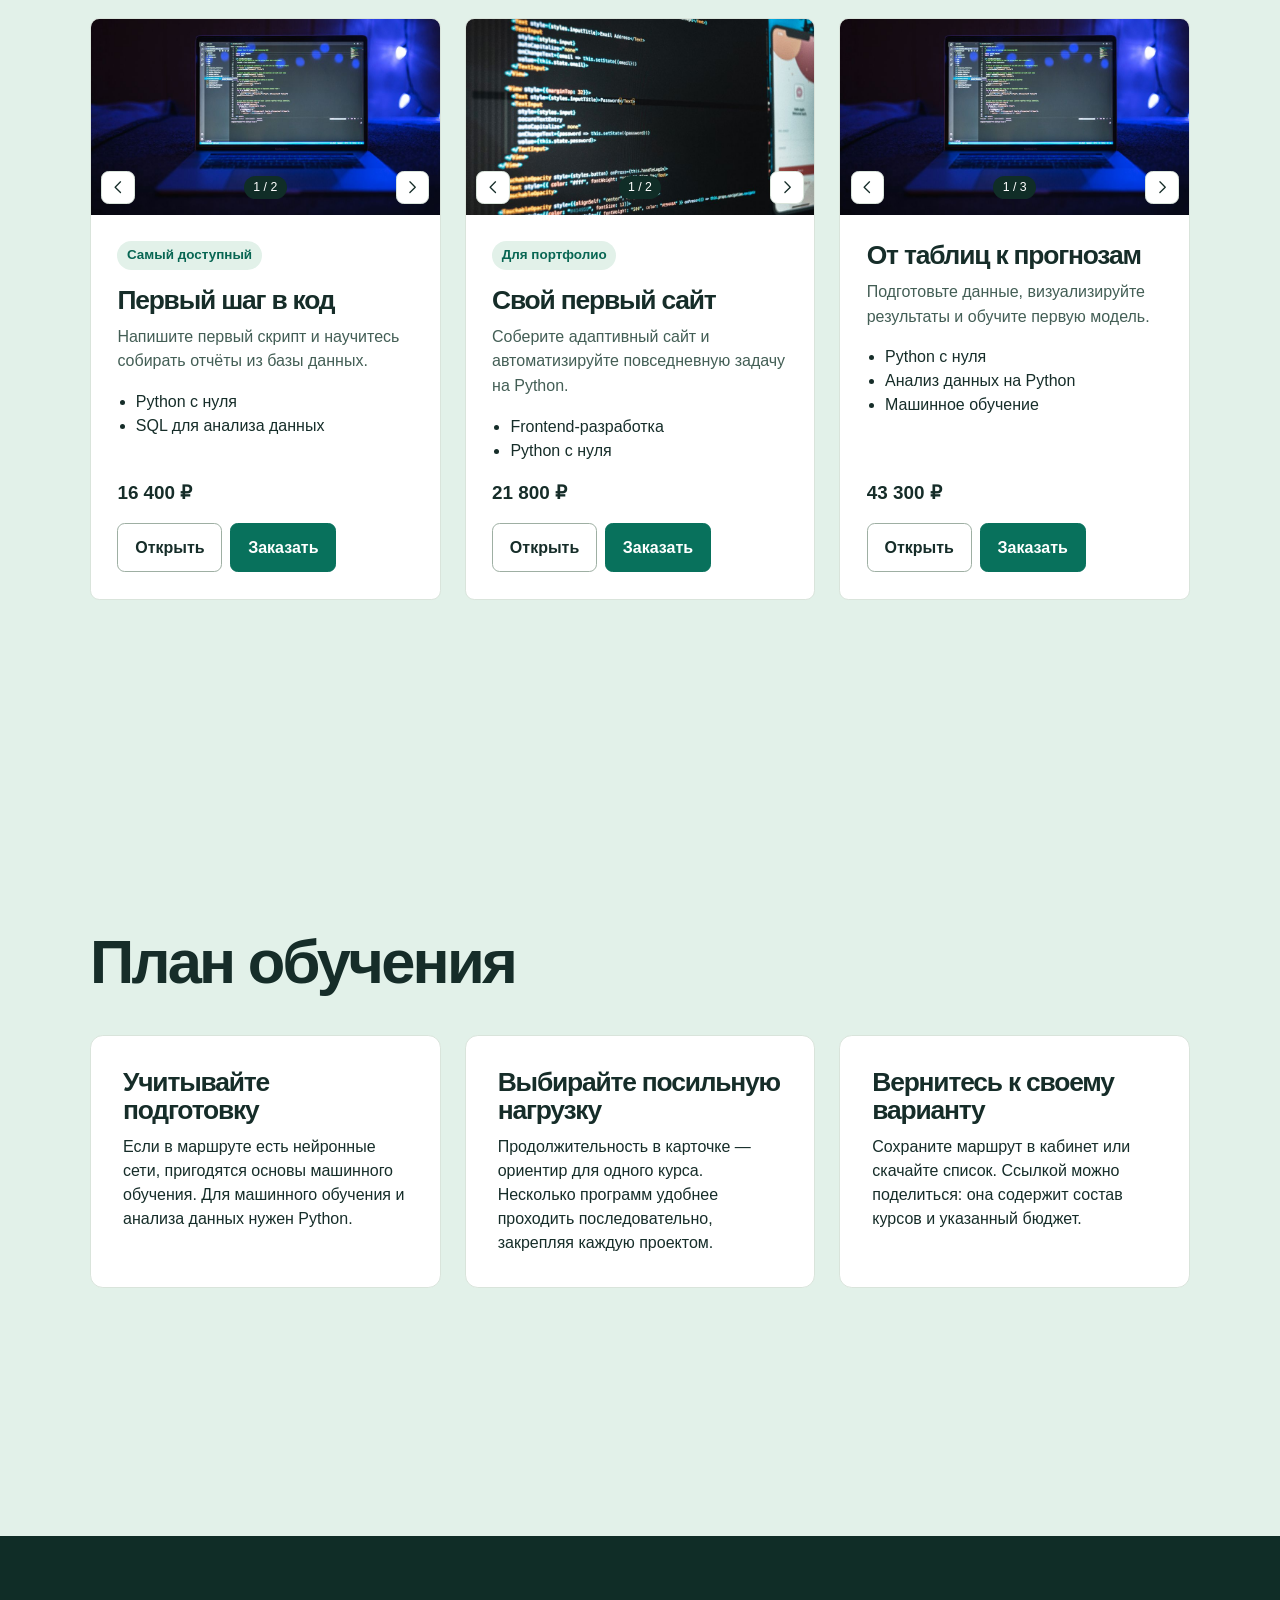
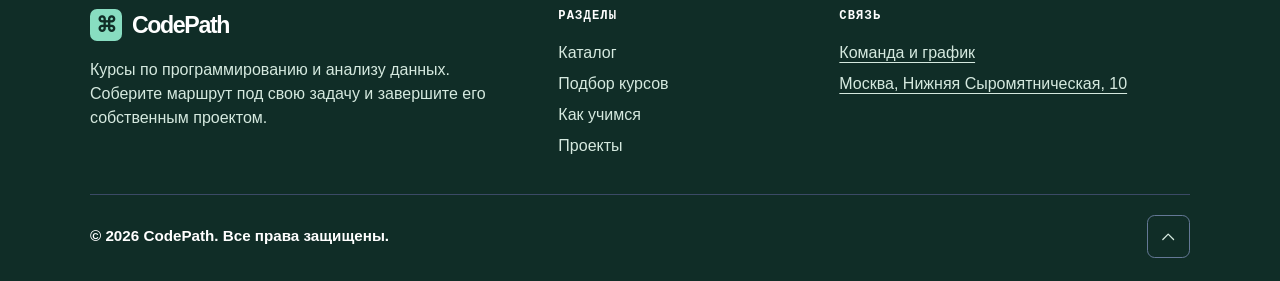
<file: builder.html>
<!doctype html>
<html lang="ru">
<head>
  <meta charset="utf-8">
  <meta name="viewport" content="width=device-width, initial-scale=1">
  <meta name="theme-color" content="#f8f6ef">
  <title>Подбор курсов — CodePath</title>
  <meta name="description" content="Соберите учебный маршрут и проверьте бюджет.">
  <script src="js/theme.js"></script>
  <link rel="icon" href="images/mark.svg" type="image/svg+xml">
  <link rel="stylesheet" href="vendor/bootstrap.min.css">
  <link rel="stylesheet" href="css/custom.css">
  <link rel="stylesheet" href="css/shop.css">
  <script src="vendor/bootstrap.bundle.min.js" defer></script>
  <script src="js/data.js" defer></script>
  <script src="js/store.js" defer></script>
  <script src="js/site.js" defer></script>
  <script src="js/app.js" defer></script>
  <script src="js/commerce.js" defer></script>
</head>
<body id="top" data-page="builder">
  <a class="skip-link" href="#main">К содержанию</a>
  <header class="site-header">
    <nav class="navbar navbar-expand-lg container" aria-label="Основная навигация">
      <a class="navbar-brand" href="index.html"><span class="brand-mark" aria-hidden="true">⌘</span><span>Code<span class="brand-path">Path</span></span></a>
      <div class="header-tools">
        <a class="btn btn-line account-link" href="account.html" aria-label="Личный кабинет"><span data-icon="user" data-icon-class="" aria-hidden="true"></span><span class="account-label">Кабинет</span></a>
        <a class="btn btn-icon cart-link" id="cart-link" href="order.html" aria-label="Корзина"><span data-icon="cart" data-icon-class="" aria-hidden="true"></span><span id="cart-count" class="cart-count" hidden>0</span></a>
        <button class="btn btn-icon" id="open-search" type="button" aria-label="Поиск по сайту" aria-haspopup="dialog" title="Поиск"><span data-icon="search" data-icon-class="" aria-hidden="true"></span></button>
        <button class="btn btn-icon" type="button" data-theme-toggle aria-label="Тёмная тема" aria-pressed="false" title="Сменить тему"><span data-icon="moon" data-icon-class="theme-moon" aria-hidden="true"></span><span data-icon="sun" data-icon-class="theme-sun" aria-hidden="true"></span></button>
      </div>
      <button class="navbar-toggler" type="button" data-bs-toggle="collapse" data-bs-target="#menu" aria-controls="menu" aria-expanded="false" aria-label="Меню"><span class="navbar-toggler-icon"></span></button>
      <div class="collapse navbar-collapse" id="menu">
        <ul class="navbar-nav mx-auto">
            <li class="nav-item"><a class="nav-link" href="index.html">Главная</a></li>
            <li class="nav-item"><a class="nav-link" href="catalog.html">Каталог</a></li>
            <li class="nav-item"><a class="nav-link active" href="builder.html" aria-current="page">Подбор</a></li>
            <li class="nav-item"><a class="nav-link" href="learning.html">Как учимся</a></li>
            <li class="nav-item"><a class="nav-link" href="contacts.html">Контакты</a></li>
        </ul>
      </div>
    </nav>
  </header>
  <main id="main" tabindex="-1">
    <nav class="container breadcrumb-wrap" aria-label="Хлебные крошки">
      <ol class="breadcrumb mb-0"><li class="breadcrumb-item"><a href="index.html">Главная</a></li><li class="breadcrumb-item active" aria-current="page">Подбор курсов</li></ol>
    </nav>
    <section class="page-intro shop-intro"><div class="container"><h1>Подбор курсов</h1><p class="intro">Соберите маршрут под свою цель. Добавляйте и заменяйте курсы, пока программа и сумма вас не устроят.</p></div></section>
    <section class="section inner-body" aria-labelledby="route-title"><div class="container shop-grid">
      <div class="shop-panel">
        <h2 id="route-title">Ваш маршрут</h2>
        <div id="route-list" class="route-list"></div>
        <form id="add-course-form">
          <label for="route-picker" class="form-label">Добавить курс</label>
          <div class="route-row"><select id="route-picker" class="form-select" required></select><button type="submit" id="route-add" class="btn btn-accent">Добавить</button></div>
        </form>
      </div>
      <aside class="shop-panel">
        <h2>Бюджет</h2>
        <label for="route-budget" class="form-label">Лимит, ₽</label>
        <input id="route-budget" class="form-control" type="number" min="0" max="1000000" step="100" placeholder="Например, 25000">
        <div class="form-check my-3"><input id="prior-skills" class="form-check-input" type="checkbox"><label for="prior-skills" class="form-check-label">У меня уже есть нужная подготовка</label></div>
        <ul id="route-advice" class="route-advice" aria-live="polite"></ul>
        <p class="total-line"><strong>Итого</strong><strong id="route-total">0 ₽</strong></p>
        <div class="action-group">
          <button id="route-buy" class="btn btn-accent" type="button">В корзину</button>
          <button id="route-save" class="btn btn-line" type="button">Сохранить в кабинет</button>
          <button id="route-copy" class="btn btn-line" type="button">Скопировать ссылку</button>
          <button id="route-download" class="btn btn-line" type="button">Скачать список</button>
        </div>
        <input id="route-link" class="form-control mt-3" aria-label="Ссылка на маршрут" readonly hidden>
        <p id="route-status" class="inline-status" role="status" hidden></p>
      </aside>
    </div></section>
    <section class="section ready-section" aria-labelledby="ready-title"><div class="container">
      <div class="section-heading"><h2 id="ready-title">Готовые маршруты</h2></div>
      <div class="row g-4" data-track-cards></div>
    </div></section>
<section class="section page-guide" aria-labelledby="page-guide-title"><div class="container"><h2 id="page-guide-title">План обучения</h2><div class="row g-4 mt-2"><div class="col-md-4"><article class="shop-panel h-100"><h3>Учитывайте подготовку</h3><p>Если в маршруте есть нейронные сети, пригодятся основы машинного обучения. Для машинного обучения и анализа данных нужен Python.</p></article></div><div class="col-md-4"><article class="shop-panel h-100"><h3>Выбирайте посильную нагрузку</h3><p>Продолжительность в карточке — ориентир для одного курса. Несколько программ удобнее проходить последовательно, закрепляя каждую проектом.</p></article></div><div class="col-md-4"><article class="shop-panel h-100"><h3>Вернитесь к своему варианту</h3><p>Сохраните маршрут в кабинет или скачайте список. Ссылкой можно поделиться: она содержит состав курсов и указанный бюджет.</p></article></div></div></div></section>
  </main>
  <footer class="site-footer">
    <div class="container">
      <div class="row gy-4">
        <div class="col-12 col-md-5">
          <a class="footer-brand" href="index.html"><span class="brand-mark" aria-hidden="true">⌘</span><span>Code<span class="brand-path">Path</span></span></a>
          <p class="footer-description">Курсы по программированию и анализу данных. Соберите маршрут под свою задачу и завершите его собственным проектом.</p>
        </div>
        <nav class="col-6 col-md-3" aria-label="Навигация в футере">
          <h2>Разделы</h2>
          <ul class="list-unstyled mb-0">
            <li><a href="catalog.html">Каталог</a></li>
            <li><a href="builder.html">Подбор курсов</a></li>
            <li><a href="learning.html">Как учимся</a></li>
            <li><a href="projects.html">Проекты</a></li>
          </ul>
        </nav>
        <div class="col-6 col-md-4 footer-contact">
          <h2>Связь</h2>
          <p><a href="contacts.html">Команда и график</a></p>
          <p><a href="contacts.html#location">Москва, Нижняя Сыромятническая, 10</a></p>
        </div>
      </div>
      <div class="footer-bottom">
        <p class="footer-copyright">© 2026 CodePath. Все права защищены.</p>
        <a class="btn back-top" href="#top" aria-label="Наверх" title="Наверх"><span data-icon="up" data-icon-class="" aria-hidden="true"></span></a>
      </div>
    </div>
  </footer>
  <dialog class="search-dialog" id="site-search" aria-labelledby="search-title">
    <div class="search-dialog-head"><h2 id="search-title">Поиск по сайту</h2>
      <form method="dialog"><button class="btn btn-icon" aria-label="Закрыть поиск"><span data-icon="close" data-icon-class="" aria-hidden="true"></span></button></form>
    </div>
    <form role="search"><label for="site-query" class="visually-hidden">Введите запрос</label>
      <input class="form-control" type="search" id="site-query" placeholder="Курс, раздел или тема" autocomplete="off">
    </form>
    <p id="site-results-count" role="status"></p><ul id="site-results" class="list-unstyled"></ul>
  </dialog>
  <p class="site-status" id="site-status" role="status"></p>
</body>
</html>
</file>
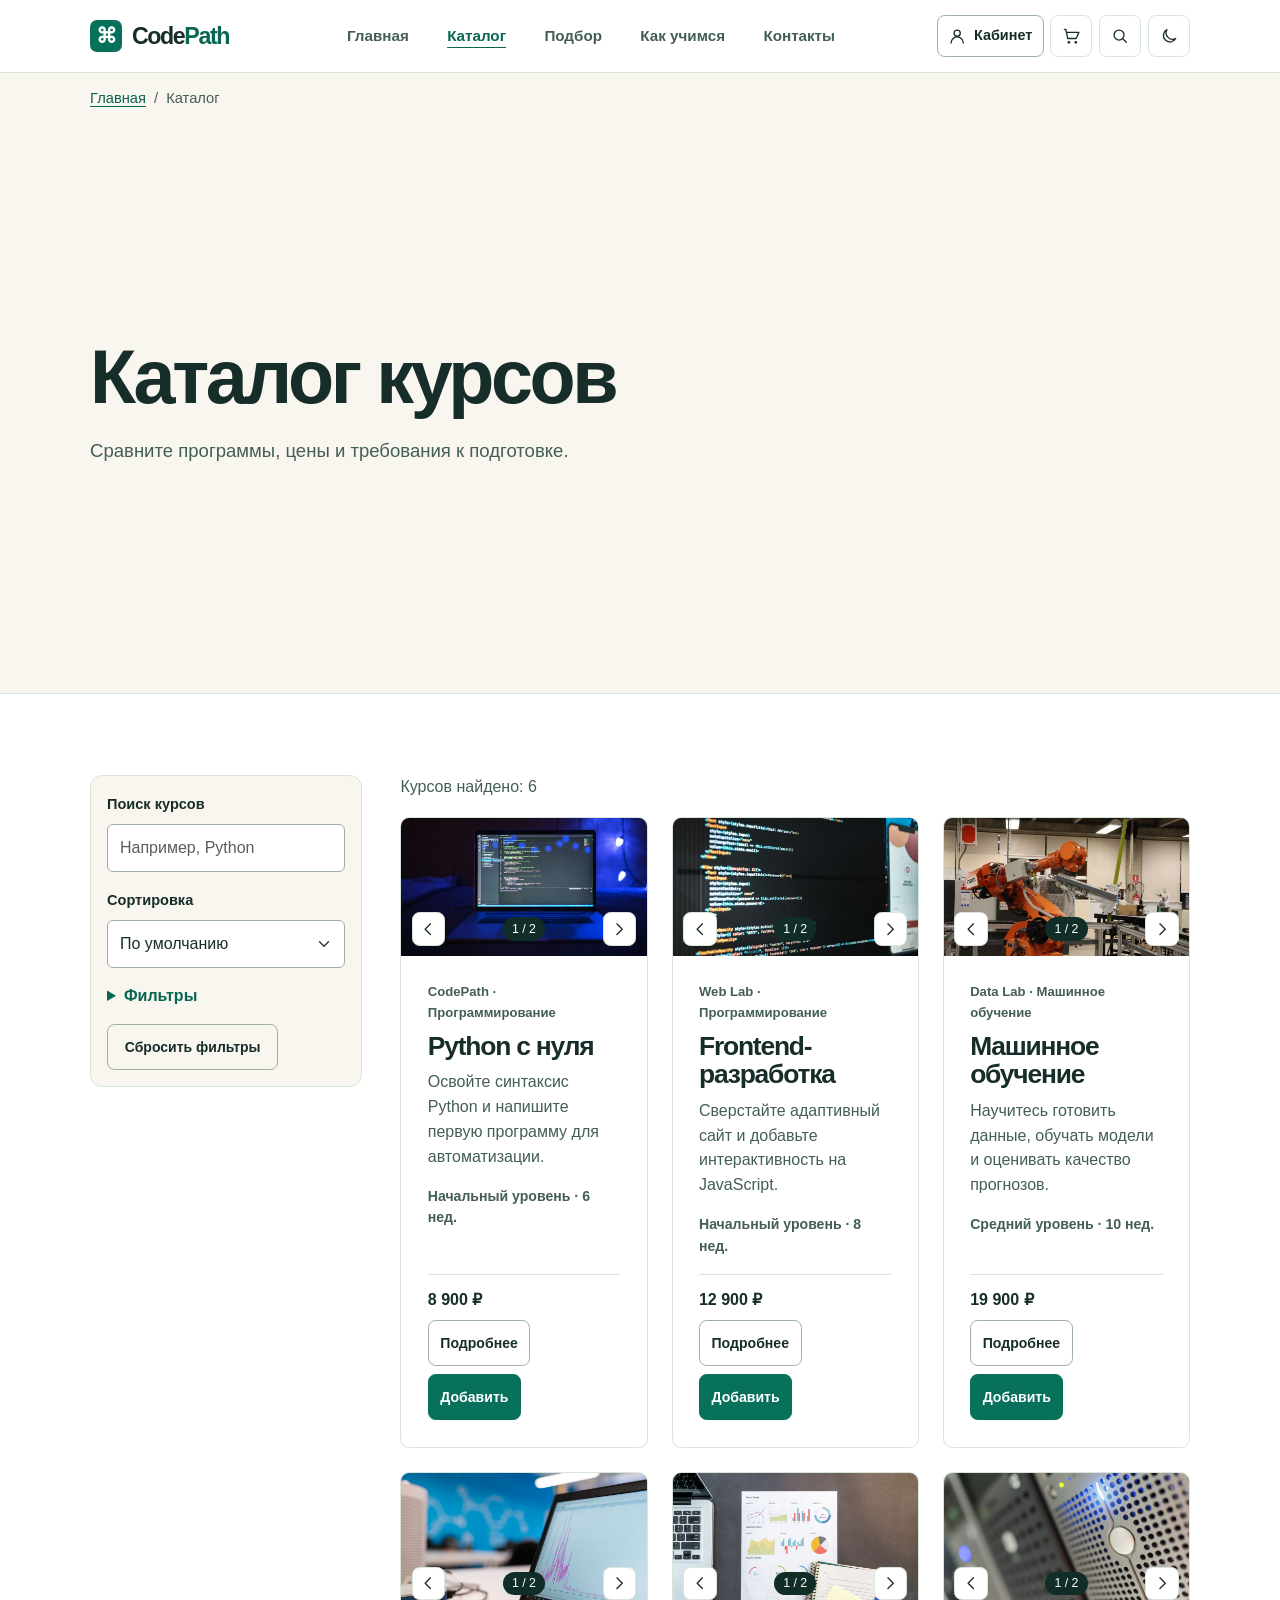
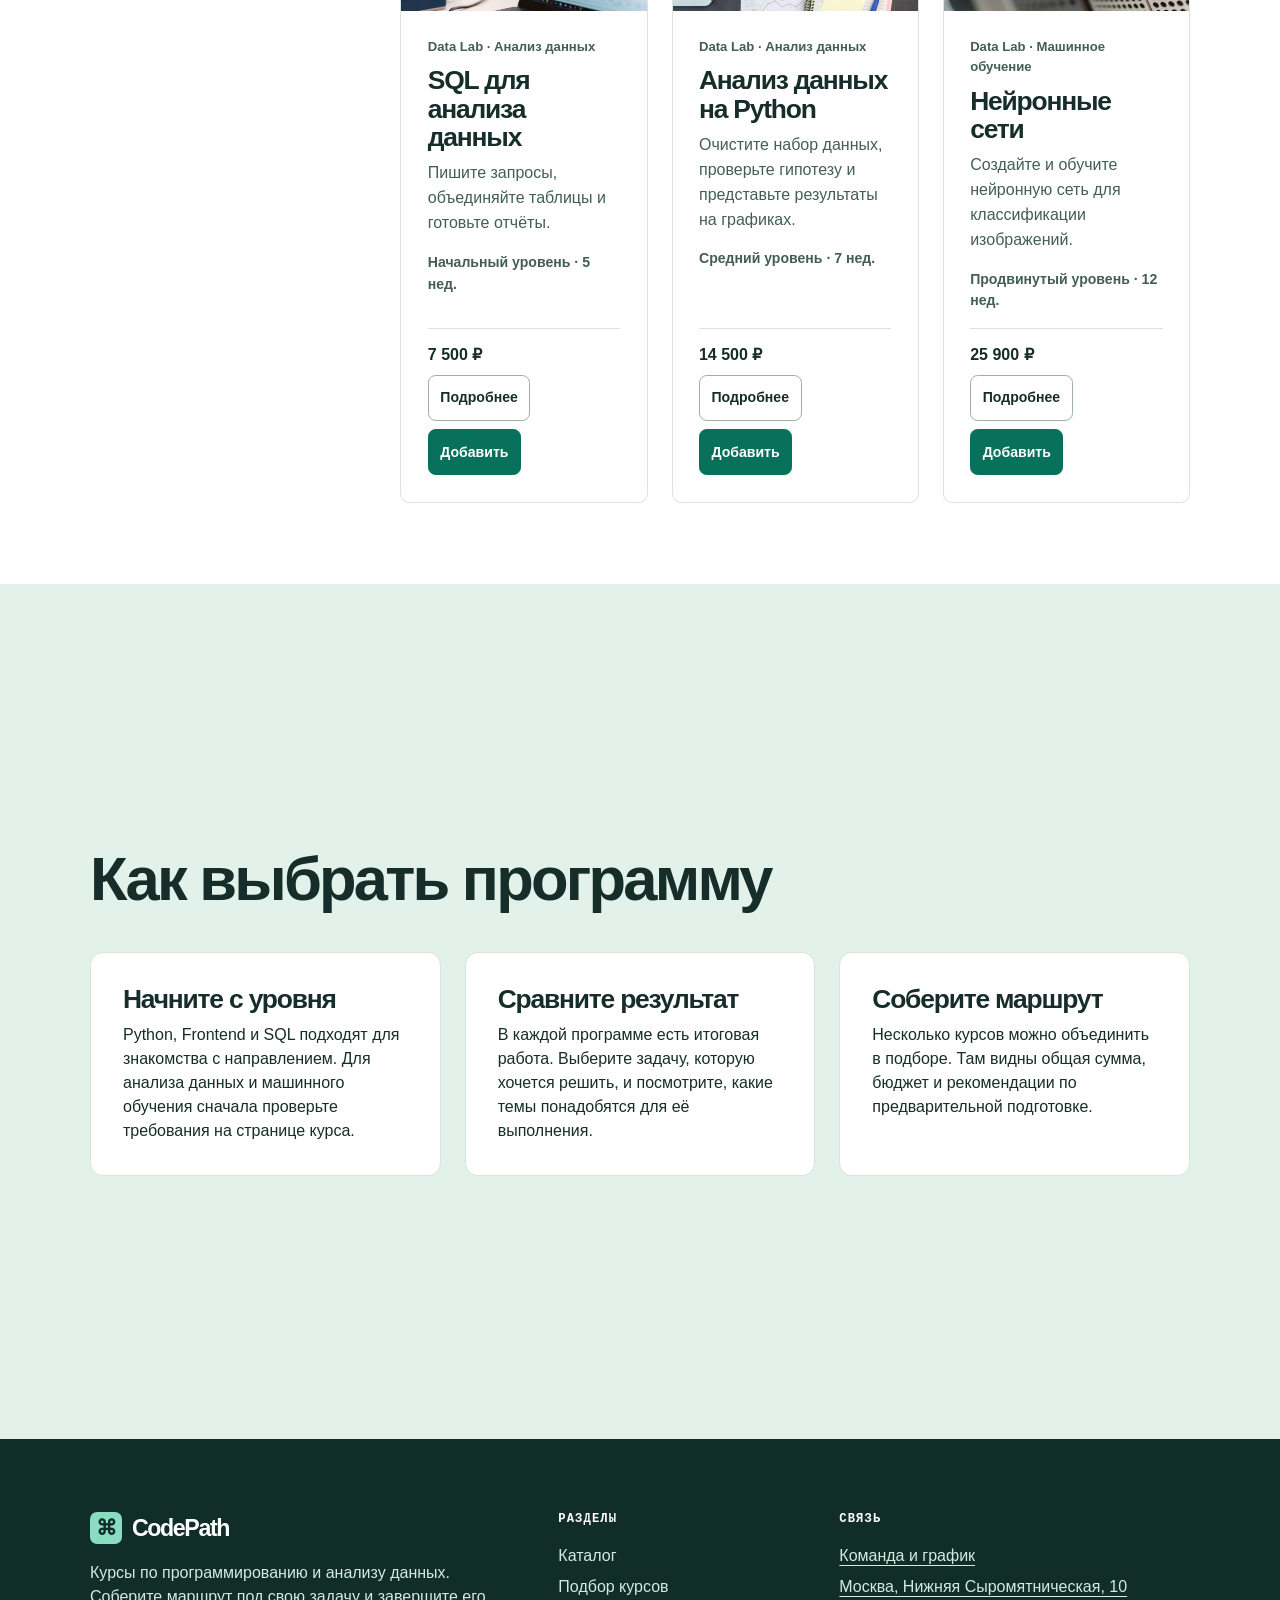
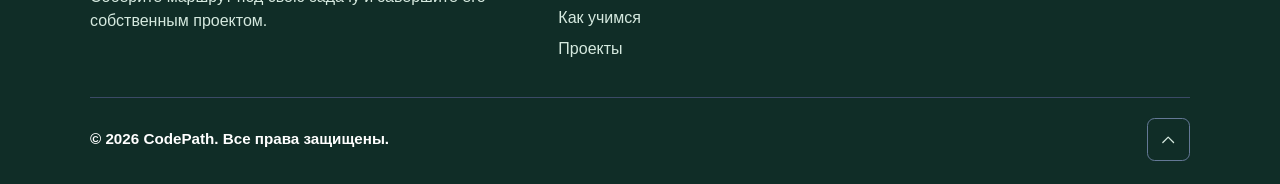
<file: catalog.html>
<!doctype html>
<html lang="ru">
<head>
  <meta charset="utf-8">
  <meta name="viewport" content="width=device-width, initial-scale=1">
  <meta name="theme-color" content="#f8f6ef">
  <title>Каталог — CodePath</title>
  <meta name="description" content="Выберите курс и сравните программу, продолжительность и цену.">
  <script src="js/theme.js"></script>
  <link rel="icon" href="images/mark.svg" type="image/svg+xml">
  <link rel="stylesheet" href="vendor/bootstrap.min.css">
  <link rel="stylesheet" href="css/custom.css">
  <link rel="stylesheet" href="css/shop.css">
  <script src="vendor/bootstrap.bundle.min.js" defer></script>
  <script src="js/data.js" defer></script>
  <script src="js/store.js" defer></script>
  <script src="js/site.js" defer></script>
  <script src="js/app.js" defer></script>
  <script src="js/commerce.js" defer></script>
</head>
<body id="top" data-page="catalog">
  <a class="skip-link" href="#main">К содержанию</a>
  <header class="site-header">
    <nav class="navbar navbar-expand-lg container" aria-label="Основная навигация">
      <a class="navbar-brand" href="index.html"><span class="brand-mark" aria-hidden="true">⌘</span><span>Code<span class="brand-path">Path</span></span></a>
      <div class="header-tools">
        <a class="btn btn-line account-link" href="account.html" aria-label="Личный кабинет"><span data-icon="user" data-icon-class="" aria-hidden="true"></span><span class="account-label">Кабинет</span></a>
        <a class="btn btn-icon cart-link" id="cart-link" href="order.html" aria-label="Корзина"><span data-icon="cart" data-icon-class="" aria-hidden="true"></span><span id="cart-count" class="cart-count" hidden>0</span></a>
        <button class="btn btn-icon" id="open-search" type="button" aria-label="Поиск по сайту" aria-haspopup="dialog" title="Поиск"><span data-icon="search" data-icon-class="" aria-hidden="true"></span></button>
        <button class="btn btn-icon" type="button" data-theme-toggle aria-label="Тёмная тема" aria-pressed="false" title="Сменить тему"><span data-icon="moon" data-icon-class="theme-moon" aria-hidden="true"></span><span data-icon="sun" data-icon-class="theme-sun" aria-hidden="true"></span></button>
      </div>
      <button class="navbar-toggler" type="button" data-bs-toggle="collapse" data-bs-target="#menu" aria-controls="menu" aria-expanded="false" aria-label="Меню"><span class="navbar-toggler-icon"></span></button>
      <div class="collapse navbar-collapse" id="menu">
        <ul class="navbar-nav mx-auto">
            <li class="nav-item"><a class="nav-link" href="index.html">Главная</a></li>
            <li class="nav-item"><a class="nav-link active" href="catalog.html" aria-current="page">Каталог</a></li>
            <li class="nav-item"><a class="nav-link" href="builder.html">Подбор</a></li>
            <li class="nav-item"><a class="nav-link" href="learning.html">Как учимся</a></li>
            <li class="nav-item"><a class="nav-link" href="contacts.html">Контакты</a></li>
        </ul>
      </div>
    </nav>
  </header>
  <main id="main" tabindex="-1">
    <nav class="container breadcrumb-wrap" aria-label="Хлебные крошки">
      <ol class="breadcrumb mb-0"><li class="breadcrumb-item"><a href="index.html">Главная</a></li><li class="breadcrumb-item active" aria-current="page">Каталог</li></ol>
    </nav>
    <section class="page-intro catalog-intro"><div class="container"><h1>Каталог курсов</h1><p class="intro">Сравните программы, цены и требования к подготовке.</p></div></section>
    <section class="section inner-body catalog-body" id="catalog-list" aria-labelledby="catalog-heading">
      <div class="container catalog-layout">
        <form id="filters" class="catalog-filters" role="search">
          <label class="form-label" for="query">Поиск курсов</label>
          <input class="form-control mb-3" id="query" name="query" type="search" placeholder="Например, Python">
          <label class="form-label" for="sort">Сортировка</label>
          <select class="form-select mb-3" id="sort" name="sort">
            <option value="">По умолчанию</option><option value="price">Сначала дешевле</option><option value="duration">Сначала короче</option>
          </select>
          <details id="filter-panel">
            <summary>Фильтры</summary>
            <div class="filter-fields">
              <label for="category" class="form-label">Категория</label><select id="category" name="category" class="form-select"><option value="">Все категории</option></select>
              <label for="provider" class="form-label">Автор курса</label><select id="provider" name="provider" class="form-select"><option value="">Все авторы</option></select>
              <label for="limit" class="form-label">Цена до, ₽</label><input id="limit" name="limit" type="number" min="0" step="100" class="form-control" placeholder="Например, 15000">
            </div>
          </details>
          <button class="btn btn-line btn-sm mt-3" id="reset-filters" type="button">Сбросить фильтры</button>
        </form>
        <div>
          <h2 class="visually-hidden" id="catalog-heading">Список курсов</h2>
          <p id="result-count" class="result-count" role="status"></p>
          <div class="row g-4" id="courses"></div>
          <div class="empty-state" id="empty" hidden><h3>Курсы не найдены</h3><p>Измените запрос, цену или выбранную категорию.</p><button id="reset" class="btn btn-line" type="button">Показать все курсы</button></div>
        </div>
      </div>
    </section>
<section class="section page-guide" aria-labelledby="page-guide-title"><div class="container"><h2 id="page-guide-title">Как выбрать программу</h2><div class="row g-4 mt-2"><div class="col-md-4"><article class="shop-panel h-100"><h3>Начните с уровня</h3><p>Python, Frontend и SQL подходят для знакомства с направлением. Для анализа данных и машинного обучения сначала проверьте требования на странице курса.</p></article></div><div class="col-md-4"><article class="shop-panel h-100"><h3>Сравните результат</h3><p>В каждой программе есть итоговая работа. Выберите задачу, которую хочется решить, и посмотрите, какие темы понадобятся для её выполнения.</p></article></div><div class="col-md-4"><article class="shop-panel h-100"><h3>Соберите маршрут</h3><p>Несколько курсов можно объединить в подборе. Там видны общая сумма, бюджет и рекомендации по предварительной подготовке.</p></article></div></div></div></section>
  </main>
  <footer class="site-footer">
    <div class="container">
      <div class="row gy-4">
        <div class="col-12 col-md-5">
          <a class="footer-brand" href="index.html"><span class="brand-mark" aria-hidden="true">⌘</span><span>Code<span class="brand-path">Path</span></span></a>
          <p class="footer-description">Курсы по программированию и анализу данных. Соберите маршрут под свою задачу и завершите его собственным проектом.</p>
        </div>
        <nav class="col-6 col-md-3" aria-label="Навигация в футере">
          <h2>Разделы</h2>
          <ul class="list-unstyled mb-0">
            <li><a href="catalog.html">Каталог</a></li>
            <li><a href="builder.html">Подбор курсов</a></li>
            <li><a href="learning.html">Как учимся</a></li>
            <li><a href="projects.html">Проекты</a></li>
          </ul>
        </nav>
        <div class="col-6 col-md-4 footer-contact">
          <h2>Связь</h2>
          <p><a href="contacts.html">Команда и график</a></p>
          <p><a href="contacts.html#location">Москва, Нижняя Сыромятническая, 10</a></p>
        </div>
      </div>
      <div class="footer-bottom">
        <p class="footer-copyright">© 2026 CodePath. Все права защищены.</p>
        <a class="btn back-top" href="#top" aria-label="Наверх" title="Наверх"><span data-icon="up" data-icon-class="" aria-hidden="true"></span></a>
      </div>
    </div>
  </footer>
  <dialog class="search-dialog" id="site-search" aria-labelledby="search-title">
    <div class="search-dialog-head"><h2 id="search-title">Поиск по сайту</h2>
      <form method="dialog"><button class="btn btn-icon" aria-label="Закрыть поиск"><span data-icon="close" data-icon-class="" aria-hidden="true"></span></button></form>
    </div>
    <form role="search"><label for="site-query" class="visually-hidden">Введите запрос</label>
      <input class="form-control" type="search" id="site-query" placeholder="Курс, раздел или тема" autocomplete="off">
    </form>
    <p id="site-results-count" role="status"></p><ul id="site-results" class="list-unstyled"></ul>
  </dialog>
  <p class="site-status" id="site-status" role="status"></p>
</body>
</html>
</file>
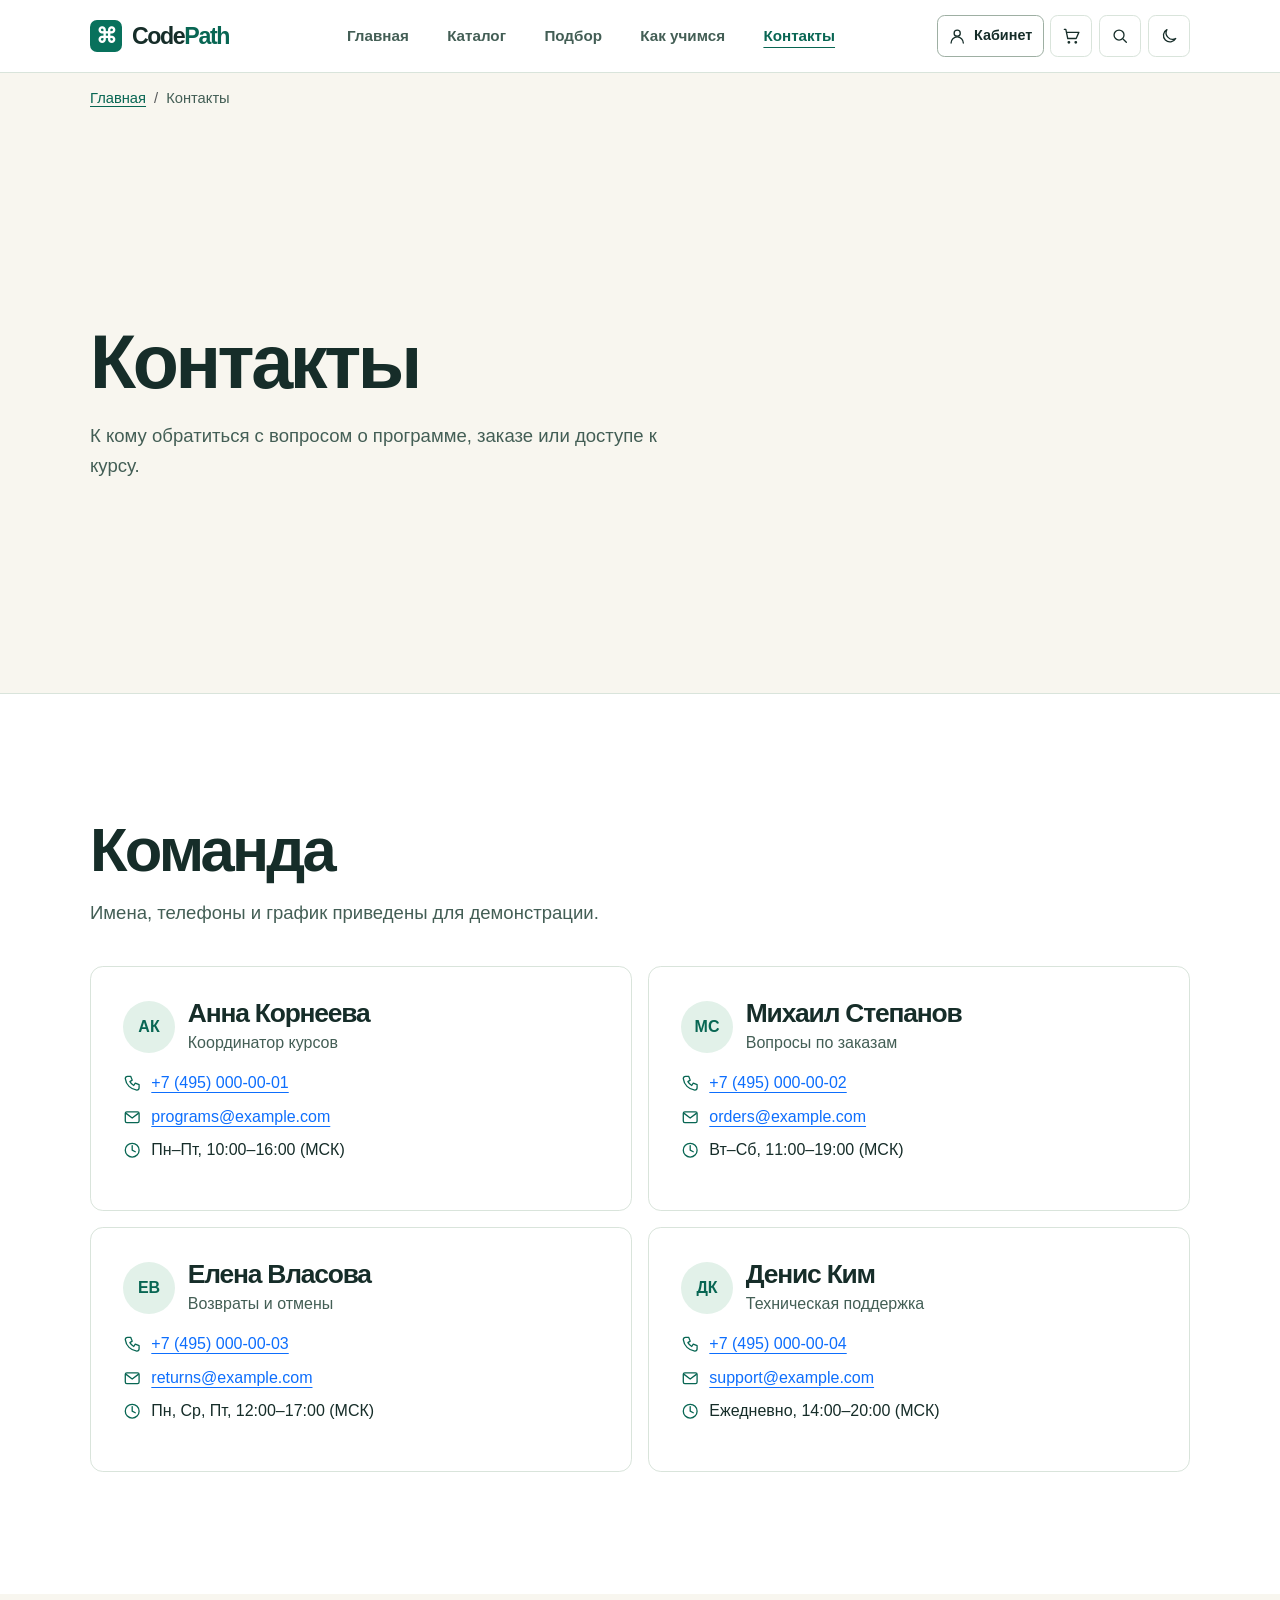
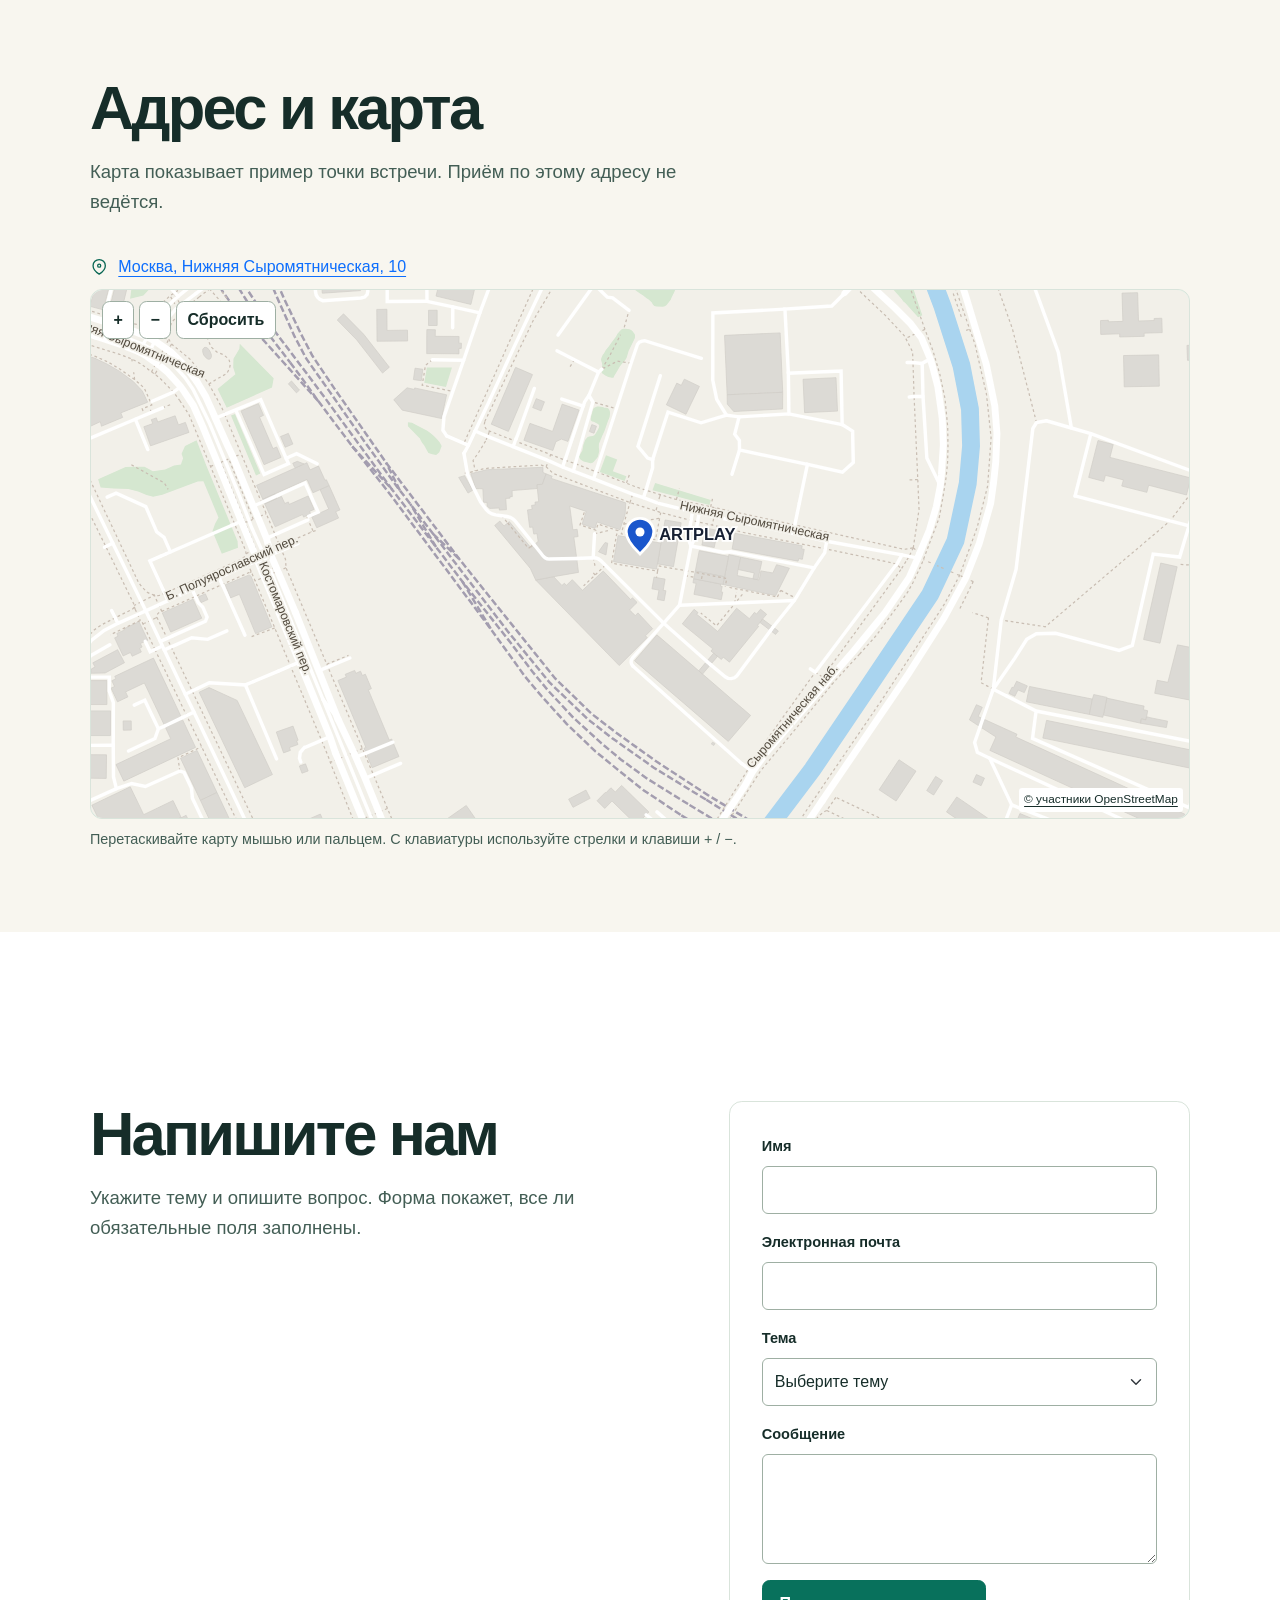
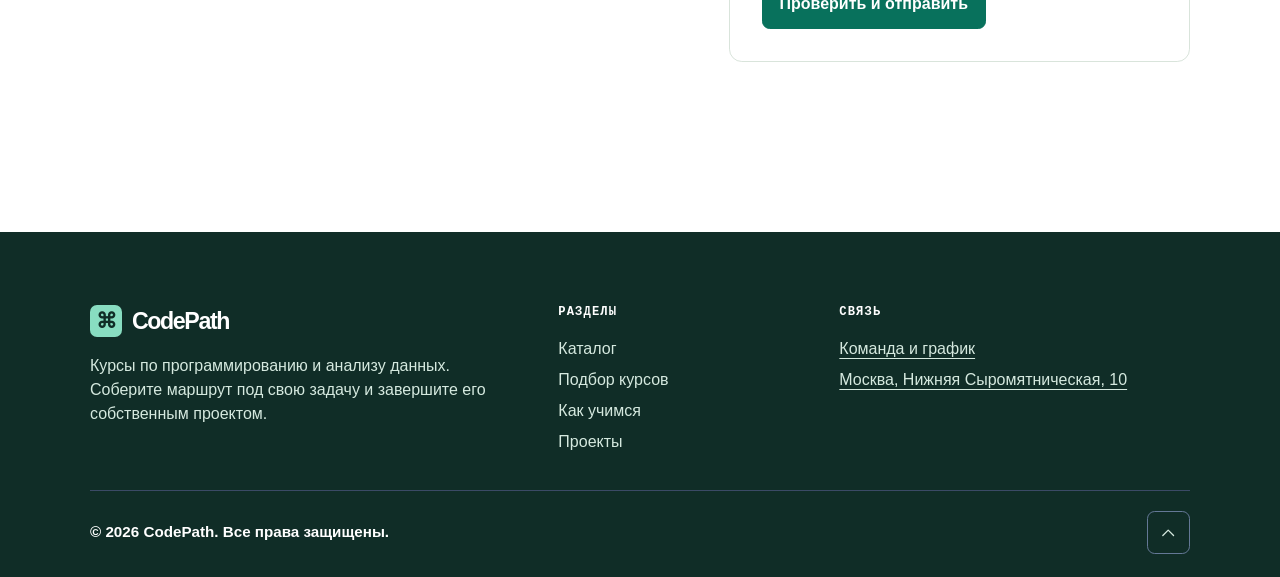
<file: contacts.html>
<!doctype html>
<html lang="ru">
<head>
  <meta charset="utf-8">
  <meta name="viewport" content="width=device-width, initial-scale=1">
  <meta name="theme-color" content="#f8f6ef">
  <title>Контакты — CodePath</title>
  <meta name="description" content="График команды, форма обратной связи и карта.">
  <script src="js/theme.js"></script>
  <link rel="icon" href="images/mark.svg" type="image/svg+xml">
  <link rel="stylesheet" href="vendor/bootstrap.min.css">
  <link rel="stylesheet" href="css/custom.css">
  <link rel="stylesheet" href="css/shop.css">
  <script src="vendor/bootstrap.bundle.min.js" defer></script>
  <script src="js/data.js" defer></script>
  <script src="js/store.js" defer></script>
  <script src="js/site.js" defer></script>
  <script src="js/app.js" defer></script>
  <script src="js/commerce.js" defer></script>
  <script src="js/map.js" defer></script>
</head>
<body id="top" data-page="contacts">
  <a class="skip-link" href="#main">К содержанию</a>
  <header class="site-header">
    <nav class="navbar navbar-expand-lg container" aria-label="Основная навигация">
      <a class="navbar-brand" href="index.html"><span class="brand-mark" aria-hidden="true">⌘</span><span>Code<span class="brand-path">Path</span></span></a>
      <div class="header-tools">
        <a class="btn btn-line account-link" href="account.html" aria-label="Личный кабинет"><span data-icon="user" data-icon-class="" aria-hidden="true"></span><span class="account-label">Кабинет</span></a>
        <a class="btn btn-icon cart-link" id="cart-link" href="order.html" aria-label="Корзина"><span data-icon="cart" data-icon-class="" aria-hidden="true"></span><span id="cart-count" class="cart-count" hidden>0</span></a>
        <button class="btn btn-icon" id="open-search" type="button" aria-label="Поиск по сайту" aria-haspopup="dialog" title="Поиск"><span data-icon="search" data-icon-class="" aria-hidden="true"></span></button>
        <button class="btn btn-icon" type="button" data-theme-toggle aria-label="Тёмная тема" aria-pressed="false" title="Сменить тему"><span data-icon="moon" data-icon-class="theme-moon" aria-hidden="true"></span><span data-icon="sun" data-icon-class="theme-sun" aria-hidden="true"></span></button>
      </div>
      <button class="navbar-toggler" type="button" data-bs-toggle="collapse" data-bs-target="#menu" aria-controls="menu" aria-expanded="false" aria-label="Меню"><span class="navbar-toggler-icon"></span></button>
      <div class="collapse navbar-collapse" id="menu">
        <ul class="navbar-nav mx-auto">
            <li class="nav-item"><a class="nav-link" href="index.html">Главная</a></li>
            <li class="nav-item"><a class="nav-link" href="catalog.html">Каталог</a></li>
            <li class="nav-item"><a class="nav-link" href="builder.html">Подбор</a></li>
            <li class="nav-item"><a class="nav-link" href="learning.html">Как учимся</a></li>
            <li class="nav-item"><a class="nav-link active" href="contacts.html" aria-current="page">Контакты</a></li>
        </ul>
      </div>
    </nav>
  </header>
  <main id="main" tabindex="-1">
    <nav class="container breadcrumb-wrap" aria-label="Хлебные крошки">
      <ol class="breadcrumb mb-0"><li class="breadcrumb-item"><a href="index.html">Главная</a></li><li class="breadcrumb-item active" aria-current="page">Контакты</li></ol>
    </nav>
    <section class="page-intro shop-intro"><div class="container"><h1>Контакты</h1><p class="intro">К кому обратиться с вопросом о программе, заказе или доступе к курсу.</p></div></section>
    <section class="section inner-body" aria-labelledby="team-title"><div class="container">
      <div class="section-heading"><div><h2 id="team-title">Команда</h2><p class="intro">Имена, телефоны и график приведены для демонстрации.</p></div></div>
      <div class="row g-3">
          <div class="col-md-6"><article class="shop-panel person-card h-100">
            <div class="person-heading"><span class="avatar" aria-hidden="true">АК</span><div><h3>Анна Корнеева</h3><p>Координатор курсов</p></div></div>
            <ul class="list-unstyled">
              <li><span data-icon="phone" data-icon-class="" aria-hidden="true"></span><a href="tel:+74950000001">+7 (495) 000-00-01</a></li>
              <li><span data-icon="mail" data-icon-class="" aria-hidden="true"></span><a href="mailto:programs@example.com">programs@example.com</a></li>
              <li><span data-icon="clock" data-icon-class="" aria-hidden="true"></span><span>Пн–Пт, 10:00–16:00 (МСК)</span></li>
            </ul>
          </article></div>
          <div class="col-md-6"><article class="shop-panel person-card h-100">
            <div class="person-heading"><span class="avatar" aria-hidden="true">МС</span><div><h3>Михаил Степанов</h3><p>Вопросы по заказам</p></div></div>
            <ul class="list-unstyled">
              <li><span data-icon="phone" data-icon-class="" aria-hidden="true"></span><a href="tel:+74950000002">+7 (495) 000-00-02</a></li>
              <li><span data-icon="mail" data-icon-class="" aria-hidden="true"></span><a href="mailto:orders@example.com">orders@example.com</a></li>
              <li><span data-icon="clock" data-icon-class="" aria-hidden="true"></span><span>Вт–Сб, 11:00–19:00 (МСК)</span></li>
            </ul>
          </article></div>
          <div class="col-md-6"><article class="shop-panel person-card h-100">
            <div class="person-heading"><span class="avatar" aria-hidden="true">ЕВ</span><div><h3>Елена Власова</h3><p>Возвраты и отмены</p></div></div>
            <ul class="list-unstyled">
              <li><span data-icon="phone" data-icon-class="" aria-hidden="true"></span><a href="tel:+74950000003">+7 (495) 000-00-03</a></li>
              <li><span data-icon="mail" data-icon-class="" aria-hidden="true"></span><a href="mailto:returns@example.com">returns@example.com</a></li>
              <li><span data-icon="clock" data-icon-class="" aria-hidden="true"></span><span>Пн, Ср, Пт, 12:00–17:00 (МСК)</span></li>
            </ul>
          </article></div>
          <div class="col-md-6"><article class="shop-panel person-card h-100">
            <div class="person-heading"><span class="avatar" aria-hidden="true">ДК</span><div><h3>Денис Ким</h3><p>Техническая поддержка</p></div></div>
            <ul class="list-unstyled">
              <li><span data-icon="phone" data-icon-class="" aria-hidden="true"></span><a href="tel:+74950000004">+7 (495) 000-00-04</a></li>
              <li><span data-icon="mail" data-icon-class="" aria-hidden="true"></span><a href="mailto:support@example.com">support@example.com</a></li>
              <li><span data-icon="clock" data-icon-class="" aria-hidden="true"></span><span>Ежедневно, 14:00–20:00 (МСК)</span></li>
            </ul>
          </article></div>
      </div>
    </div></section>
    <section class="section contact-location" id="location" aria-labelledby="location-title"><div class="container">
      <div class="section-heading"><div><h2 id="location-title">Адрес и карта</h2><p class="intro">Карта показывает пример точки встречи. Приём по этому адресу не ведётся.</p></div></div>
      <p class="address-line"><span data-icon="pin" data-icon-class="" aria-hidden="true"></span><a href="https://www.openstreetmap.org/?mlat=55.752672&amp;mlon=37.668913#map=17/55.752672/37.668913" target="_blank" rel="noopener">Москва, Нижняя Сыромятническая, 10</a></p>
      <div class="local-map">
        <svg id="contact-map" class="contact-map" role="img" tabindex="0" aria-label="Интерактивная карта района ARTPLAY" aria-describedby="map-help" viewBox="0 0 1000 620">
          <image href="images/contact-map.svg" width="1000" height="620"></image>
        </svg>
        <div class="map-tools">
          <button class="btn btn-line" id="map-in" type="button" aria-label="Увеличить масштаб">+</button>
          <button class="btn btn-line" id="map-out" type="button" aria-label="Уменьшить масштаб">−</button>
          <button class="btn btn-line" id="map-reset" type="button">Сбросить</button>
        </div>
        <a class="map-credit" href="https://www.openstreetmap.org/copyright" target="_blank" rel="noopener">© участники OpenStreetMap</a>
      </div>
      <p id="map-help" class="map-help">Перетаскивайте карту мышью или пальцем. С клавиатуры используйте стрелки и клавиши + / −.</p>
    </div></section>
    <section class="section inner-body" aria-labelledby="feedback-title"><div class="container shop-grid">
      <div><h2 id="feedback-title">Напишите нам</h2><p class="intro">Укажите тему и опишите вопрос. Форма покажет, все ли обязательные поля заполнены.</p></div>
      <div class="shop-panel"><form method="post" id="feedback">
        <label class="form-label" for="feedback-name">Имя</label><input class="form-control mb-3" id="feedback-name" autocomplete="name" required maxlength="70" pattern=".*\S.*">
        <label class="form-label" for="feedback-email">Электронная почта</label><input class="form-control mb-3" id="feedback-email" type="email" autocomplete="email" required maxlength="100">
        <label class="form-label" for="feedback-topic">Тема</label><select class="form-select mb-3" id="feedback-topic" required><option value="">Выберите тему</option><option>Подбор курса</option><option>Заказ</option><option>Технический вопрос</option></select>
        <label class="form-label" for="feedback-text">Сообщение</label><textarea class="form-control mb-3" id="feedback-text" rows="4" required minlength="10" maxlength="1500"></textarea>
        <button class="btn btn-accent" type="submit">Проверить и отправить</button>
      </form><p id="feedback-status" class="inline-status" role="status" tabindex="-1" hidden></p></div>
    </div></section>
  </main>
  <footer class="site-footer">
    <div class="container">
      <div class="row gy-4">
        <div class="col-12 col-md-5">
          <a class="footer-brand" href="index.html"><span class="brand-mark" aria-hidden="true">⌘</span><span>Code<span class="brand-path">Path</span></span></a>
          <p class="footer-description">Курсы по программированию и анализу данных. Соберите маршрут под свою задачу и завершите его собственным проектом.</p>
        </div>
        <nav class="col-6 col-md-3" aria-label="Навигация в футере">
          <h2>Разделы</h2>
          <ul class="list-unstyled mb-0">
            <li><a href="catalog.html">Каталог</a></li>
            <li><a href="builder.html">Подбор курсов</a></li>
            <li><a href="learning.html">Как учимся</a></li>
            <li><a href="projects.html">Проекты</a></li>
          </ul>
        </nav>
        <div class="col-6 col-md-4 footer-contact">
          <h2>Связь</h2>
          <p><a href="contacts.html">Команда и график</a></p>
          <p><a href="contacts.html#location">Москва, Нижняя Сыромятническая, 10</a></p>
        </div>
      </div>
      <div class="footer-bottom">
        <p class="footer-copyright">© 2026 CodePath. Все права защищены.</p>
        <a class="btn back-top" href="#top" aria-label="Наверх" title="Наверх"><span data-icon="up" data-icon-class="" aria-hidden="true"></span></a>
      </div>
    </div>
  </footer>
  <dialog class="search-dialog" id="site-search" aria-labelledby="search-title">
    <div class="search-dialog-head"><h2 id="search-title">Поиск по сайту</h2>
      <form method="dialog"><button class="btn btn-icon" aria-label="Закрыть поиск"><span data-icon="close" data-icon-class="" aria-hidden="true"></span></button></form>
    </div>
    <form role="search"><label for="site-query" class="visually-hidden">Введите запрос</label>
      <input class="form-control" type="search" id="site-query" placeholder="Курс, раздел или тема" autocomplete="off">
    </form>
    <p id="site-results-count" role="status"></p><ul id="site-results" class="list-unstyled"></ul>
  </dialog>
  <p class="site-status" id="site-status" role="status"></p>
</body>
</html>
</file>
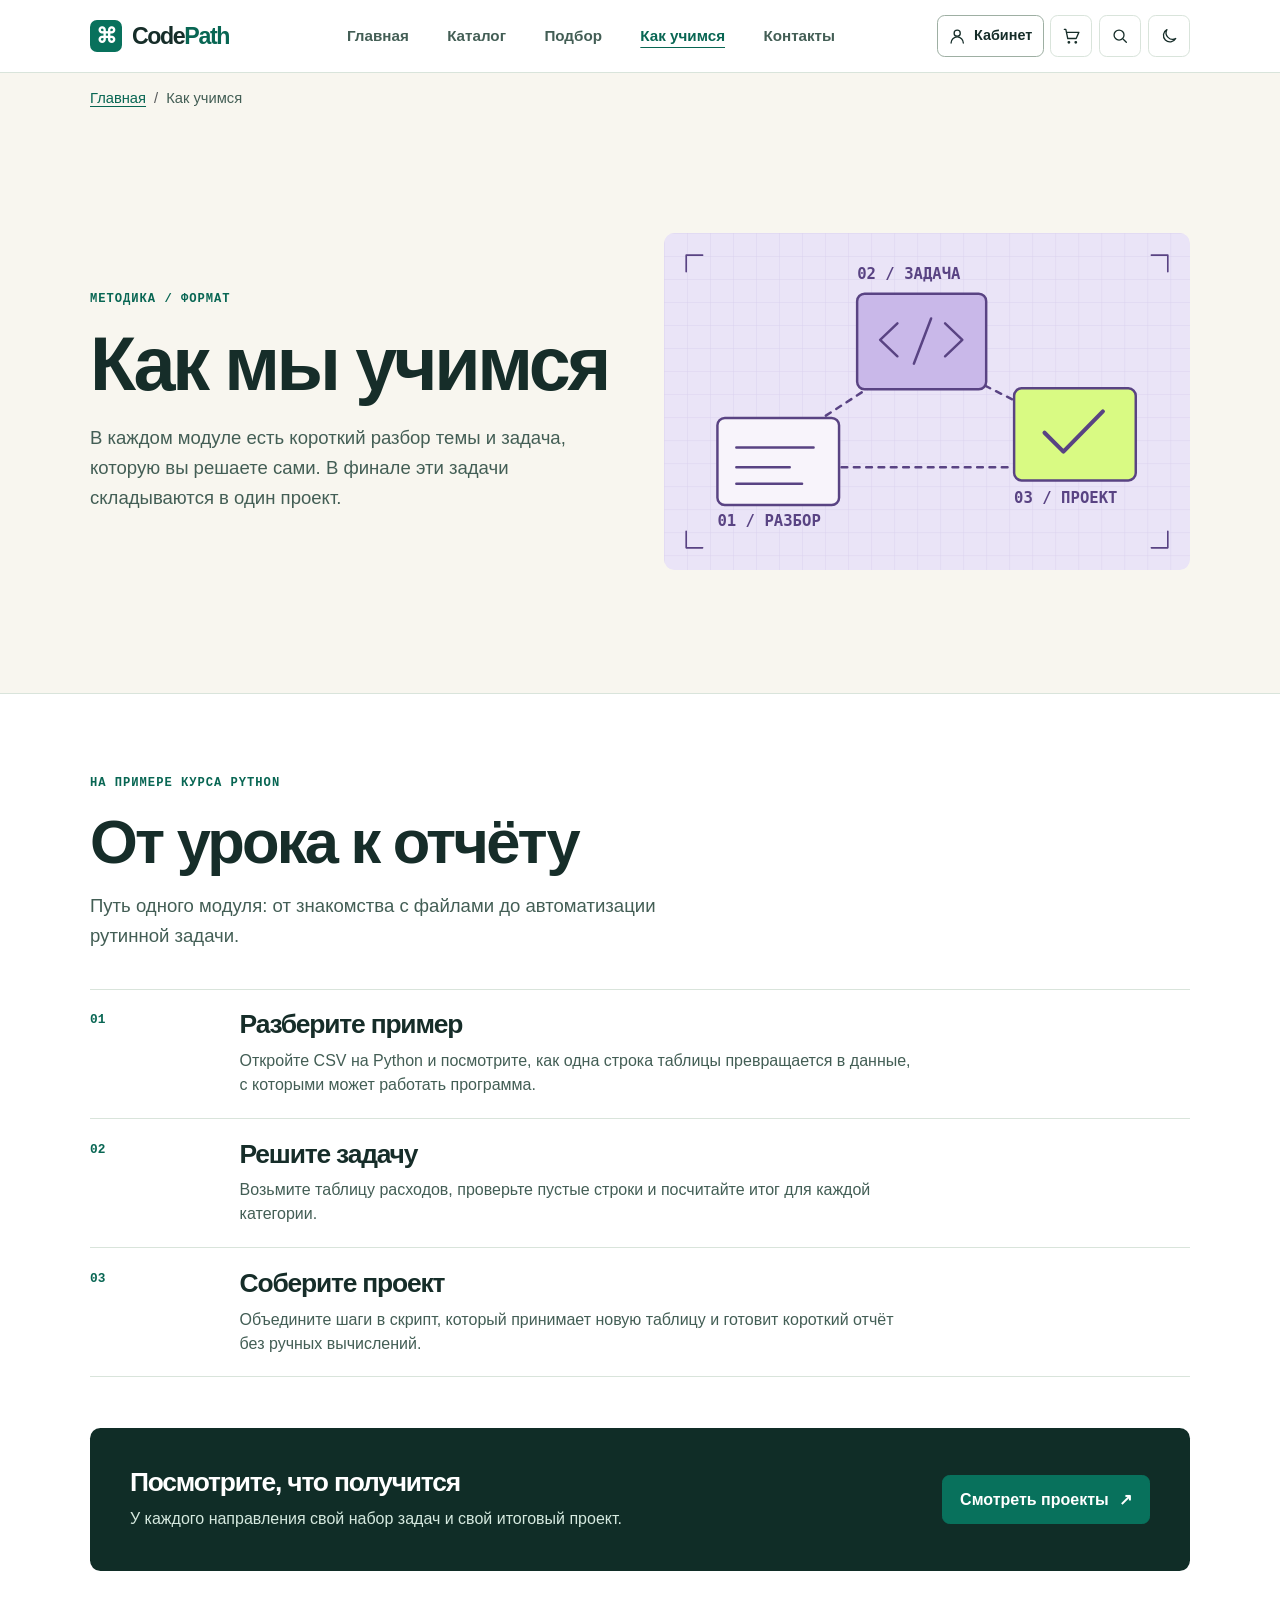
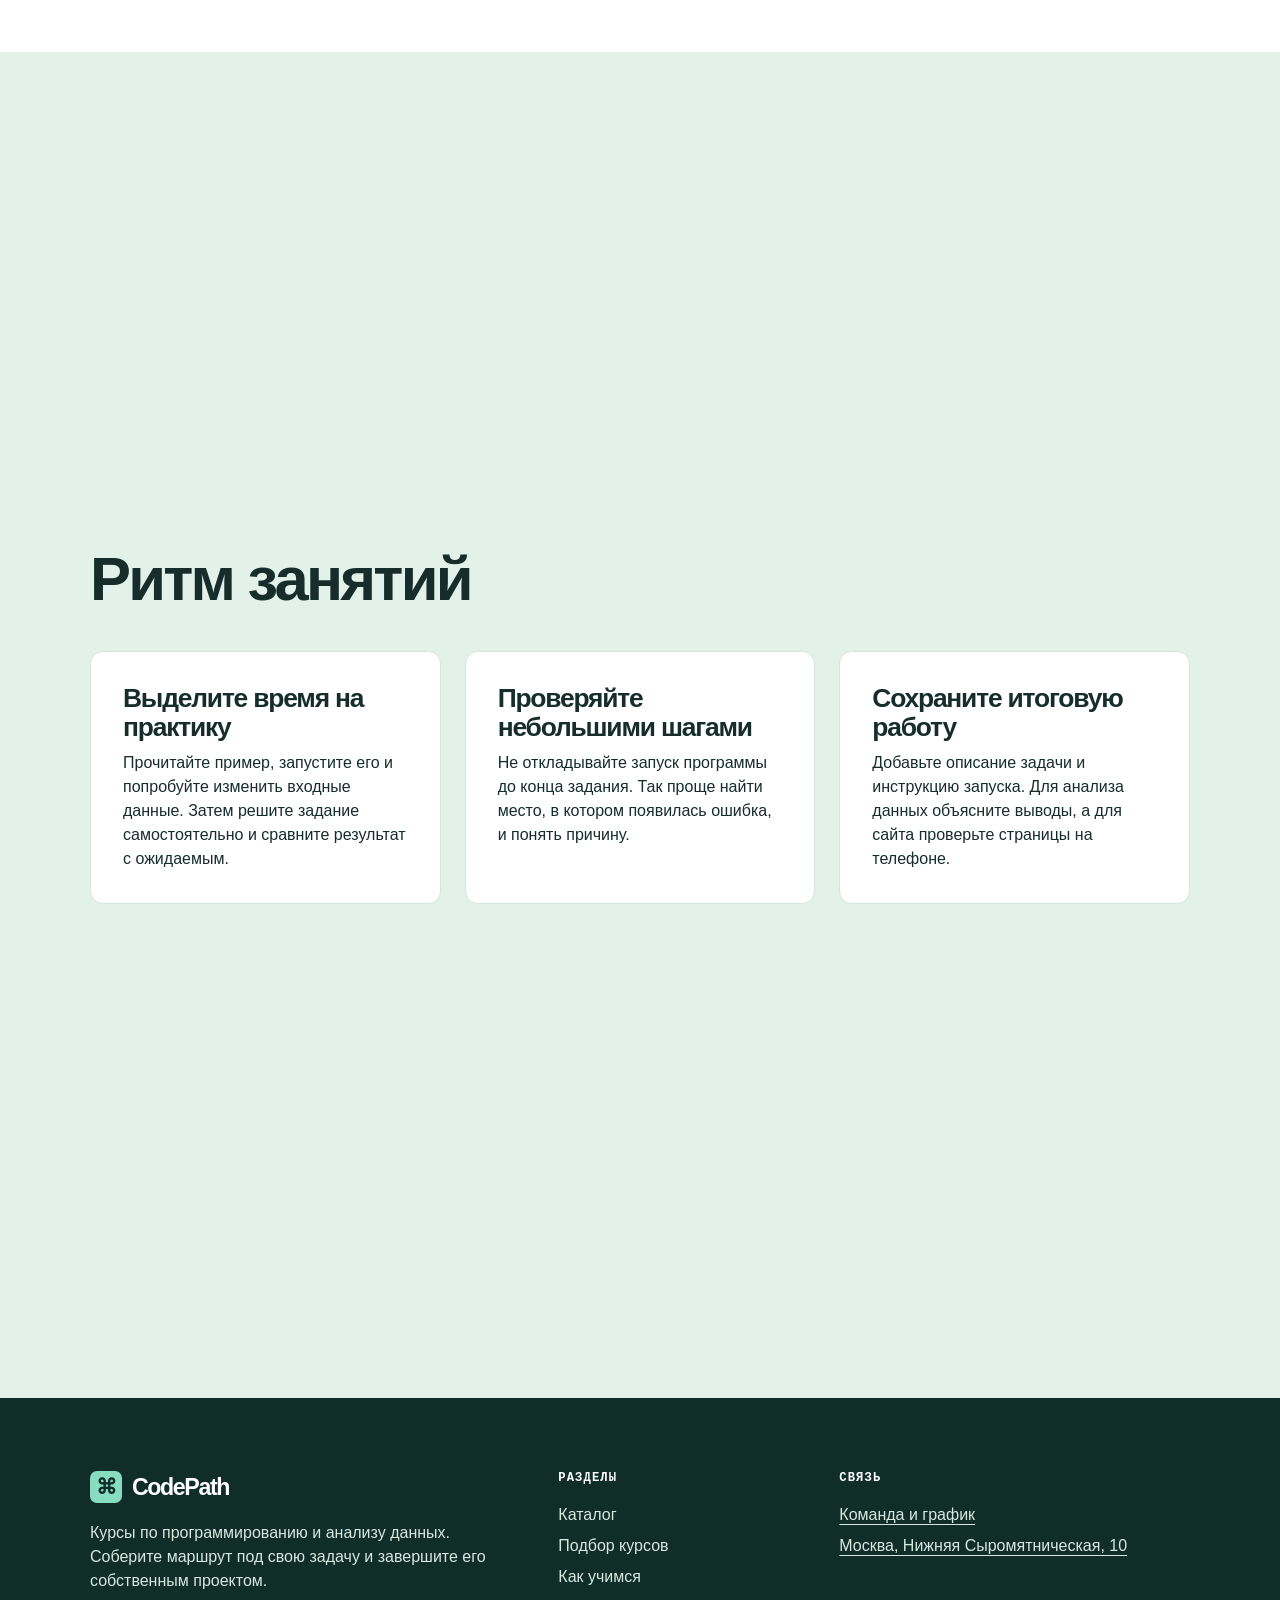
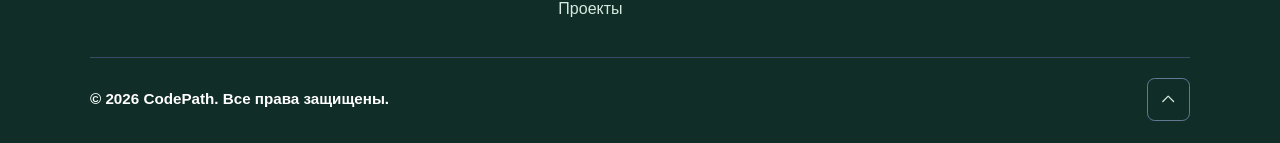
<file: learning.html>
<!doctype html>
<html lang="ru">
<head>
  <meta charset="utf-8">
  <meta name="viewport" content="width=device-width, initial-scale=1">
  <meta name="theme-color" content="#f8f6ef">
  <title>Как учимся — CodePath</title>
  <meta name="description" content="Формат занятий и итоговые проекты.">
  <script src="js/theme.js"></script>
  <link rel="icon" href="images/mark.svg" type="image/svg+xml">
  <link rel="stylesheet" href="vendor/bootstrap.min.css">
  <link rel="stylesheet" href="css/custom.css">
  <link rel="stylesheet" href="css/shop.css">
  <script src="vendor/bootstrap.bundle.min.js" defer></script>
  <script src="js/data.js" defer></script>
  <script src="js/store.js" defer></script>
  <script src="js/site.js" defer></script>
  <script src="js/app.js" defer></script>
  <script src="js/commerce.js" defer></script>
</head>
<body id="top" data-page="learning">
  <a class="skip-link" href="#main">К содержанию</a>
  <header class="site-header">
    <nav class="navbar navbar-expand-lg container" aria-label="Основная навигация">
      <a class="navbar-brand" href="index.html"><span class="brand-mark" aria-hidden="true">⌘</span><span>Code<span class="brand-path">Path</span></span></a>
      <div class="header-tools">
        <a class="btn btn-line account-link" href="account.html" aria-label="Личный кабинет"><span data-icon="user" data-icon-class="" aria-hidden="true"></span><span class="account-label">Кабинет</span></a>
        <a class="btn btn-icon cart-link" id="cart-link" href="order.html" aria-label="Корзина"><span data-icon="cart" data-icon-class="" aria-hidden="true"></span><span id="cart-count" class="cart-count" hidden>0</span></a>
        <button class="btn btn-icon" id="open-search" type="button" aria-label="Поиск по сайту" aria-haspopup="dialog" title="Поиск"><span data-icon="search" data-icon-class="" aria-hidden="true"></span></button>
        <button class="btn btn-icon" type="button" data-theme-toggle aria-label="Тёмная тема" aria-pressed="false" title="Сменить тему"><span data-icon="moon" data-icon-class="theme-moon" aria-hidden="true"></span><span data-icon="sun" data-icon-class="theme-sun" aria-hidden="true"></span></button>
      </div>
      <button class="navbar-toggler" type="button" data-bs-toggle="collapse" data-bs-target="#menu" aria-controls="menu" aria-expanded="false" aria-label="Меню"><span class="navbar-toggler-icon"></span></button>
      <div class="collapse navbar-collapse" id="menu">
        <ul class="navbar-nav mx-auto">
            <li class="nav-item"><a class="nav-link" href="index.html">Главная</a></li>
            <li class="nav-item"><a class="nav-link" href="catalog.html">Каталог</a></li>
            <li class="nav-item"><a class="nav-link" href="builder.html">Подбор</a></li>
            <li class="nav-item"><a class="nav-link active" href="learning.html" aria-current="page">Как учимся</a></li>
            <li class="nav-item"><a class="nav-link" href="contacts.html">Контакты</a></li>
        </ul>
      </div>
    </nav>
  </header>
  <main id="main" tabindex="-1">
    <nav class="container breadcrumb-wrap" aria-label="Хлебные крошки">
      <ol class="breadcrumb mb-0"><li class="breadcrumb-item"><a href="index.html">Главная</a></li><li class="breadcrumb-item active" aria-current="page">Как учимся</li></ol>
    </nav>
    <section class="page-intro split-intro">
      <div class="container"><div class="row align-items-center g-4 g-lg-5">
        <div class="col-12 col-lg-6"><p class="eyebrow">Методика / Формат</p><h1>Как мы учимся</h1><p class="intro">В каждом модуле есть короткий разбор темы и задача, которую вы решаете сами. В финале эти задачи складываются в один проект.</p></div>
        <div class="col-12 col-lg-6"><img class="feature-art" src="images/learning.svg" width="640" height="410" alt="Соединённые этапы: разбор темы, практика и итоговый проект"></div>
      </div></div>
    </section>
    <section class="section inner-body" aria-labelledby="module-title">
      <div class="container">
        <div class="section-heading"><div><p class="eyebrow">На примере курса Python</p><h2 id="module-title">От урока к отчёту</h2><p class="intro">Путь одного модуля: от знакомства с файлами до автоматизации рутинной задачи.</p></div></div>
        <ol class="step-list">
          <li><span class="step-no">01</span><div><h3>Разберите пример</h3><p>Откройте CSV на Python и посмотрите, как одна строка таблицы превращается в данные, с которыми может работать программа.</p></div></li>
          <li><span class="step-no">02</span><div><h3>Решите задачу</h3><p>Возьмите таблицу расходов, проверьте пустые строки и посчитайте итог для каждой категории.</p></div></li>
          <li><span class="step-no">03</span><div><h3>Соберите проект</h3><p>Объедините шаги в скрипт, который принимает новую таблицу и готовит короткий отчёт без ручных вычислений.</p></div></li>
        </ol>
        <div class="next-panel"><div><h3>Посмотрите, что получится</h3><p>У каждого направления свой набор задач и свой итоговый проект.</p></div><a class="btn btn-accent" href="projects.html">Смотреть проекты <span aria-hidden="true">↗</span></a></div>
      </div>
    </section>
<section class="section page-guide" aria-labelledby="page-guide-title"><div class="container"><h2 id="page-guide-title">Ритм занятий</h2><div class="row g-4 mt-2"><div class="col-md-4"><article class="shop-panel h-100"><h3>Выделите время на практику</h3><p>Прочитайте пример, запустите его и попробуйте изменить входные данные. Затем решите задание самостоятельно и сравните результат с ожидаемым.</p></article></div><div class="col-md-4"><article class="shop-panel h-100"><h3>Проверяйте небольшими шагами</h3><p>Не откладывайте запуск программы до конца задания. Так проще найти место, в котором появилась ошибка, и понять причину.</p></article></div><div class="col-md-4"><article class="shop-panel h-100"><h3>Сохраните итоговую работу</h3><p>Добавьте описание задачи и инструкцию запуска. Для анализа данных объясните выводы, а для сайта проверьте страницы на телефоне.</p></article></div></div></div></section>
  </main>
  <footer class="site-footer">
    <div class="container">
      <div class="row gy-4">
        <div class="col-12 col-md-5">
          <a class="footer-brand" href="index.html"><span class="brand-mark" aria-hidden="true">⌘</span><span>Code<span class="brand-path">Path</span></span></a>
          <p class="footer-description">Курсы по программированию и анализу данных. Соберите маршрут под свою задачу и завершите его собственным проектом.</p>
        </div>
        <nav class="col-6 col-md-3" aria-label="Навигация в футере">
          <h2>Разделы</h2>
          <ul class="list-unstyled mb-0">
            <li><a href="catalog.html">Каталог</a></li>
            <li><a href="builder.html">Подбор курсов</a></li>
            <li><a href="learning.html">Как учимся</a></li>
            <li><a href="projects.html">Проекты</a></li>
          </ul>
        </nav>
        <div class="col-6 col-md-4 footer-contact">
          <h2>Связь</h2>
          <p><a href="contacts.html">Команда и график</a></p>
          <p><a href="contacts.html#location">Москва, Нижняя Сыромятническая, 10</a></p>
        </div>
      </div>
      <div class="footer-bottom">
        <p class="footer-copyright">© 2026 CodePath. Все права защищены.</p>
        <a class="btn back-top" href="#top" aria-label="Наверх" title="Наверх"><span data-icon="up" data-icon-class="" aria-hidden="true"></span></a>
      </div>
    </div>
  </footer>
  <dialog class="search-dialog" id="site-search" aria-labelledby="search-title">
    <div class="search-dialog-head"><h2 id="search-title">Поиск по сайту</h2>
      <form method="dialog"><button class="btn btn-icon" aria-label="Закрыть поиск"><span data-icon="close" data-icon-class="" aria-hidden="true"></span></button></form>
    </div>
    <form role="search"><label for="site-query" class="visually-hidden">Введите запрос</label>
      <input class="form-control" type="search" id="site-query" placeholder="Курс, раздел или тема" autocomplete="off">
    </form>
    <p id="site-results-count" role="status"></p><ul id="site-results" class="list-unstyled"></ul>
  </dialog>
  <p class="site-status" id="site-status" role="status"></p>
</body>
</html>
</file>
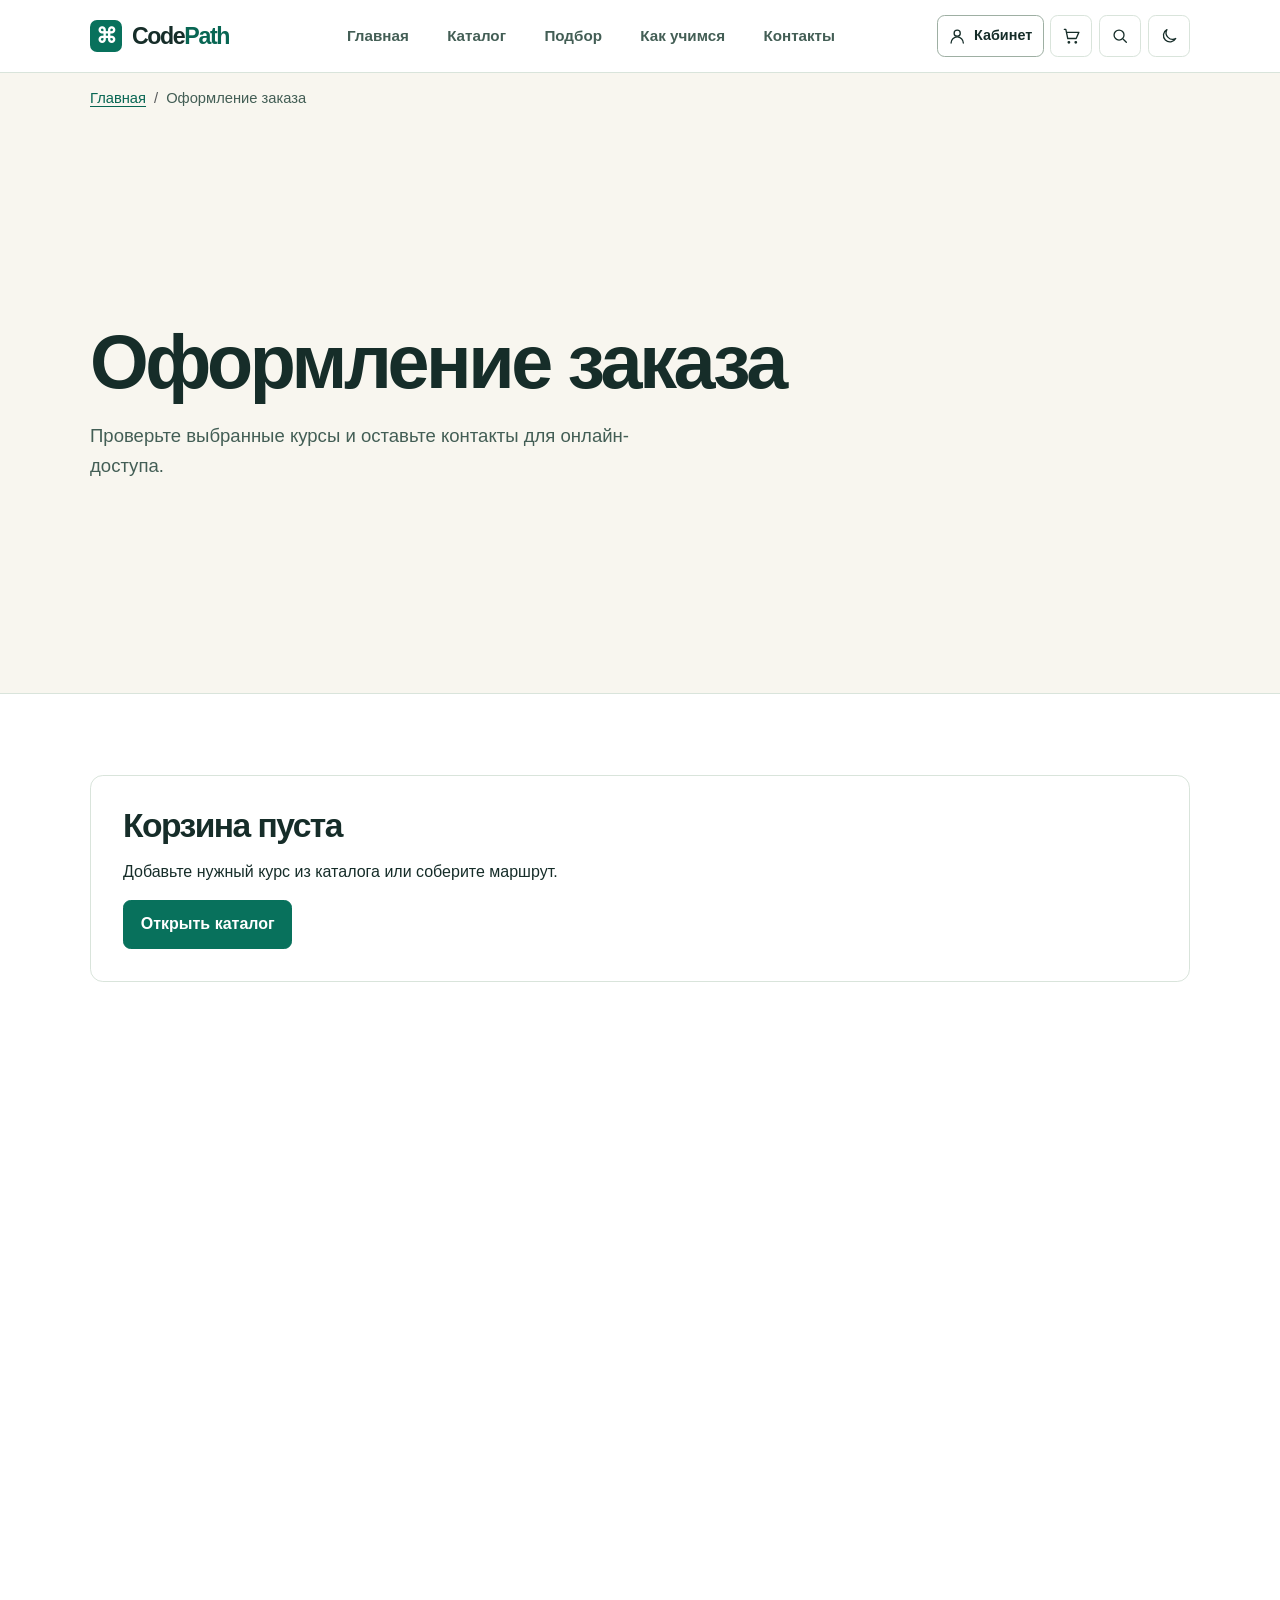
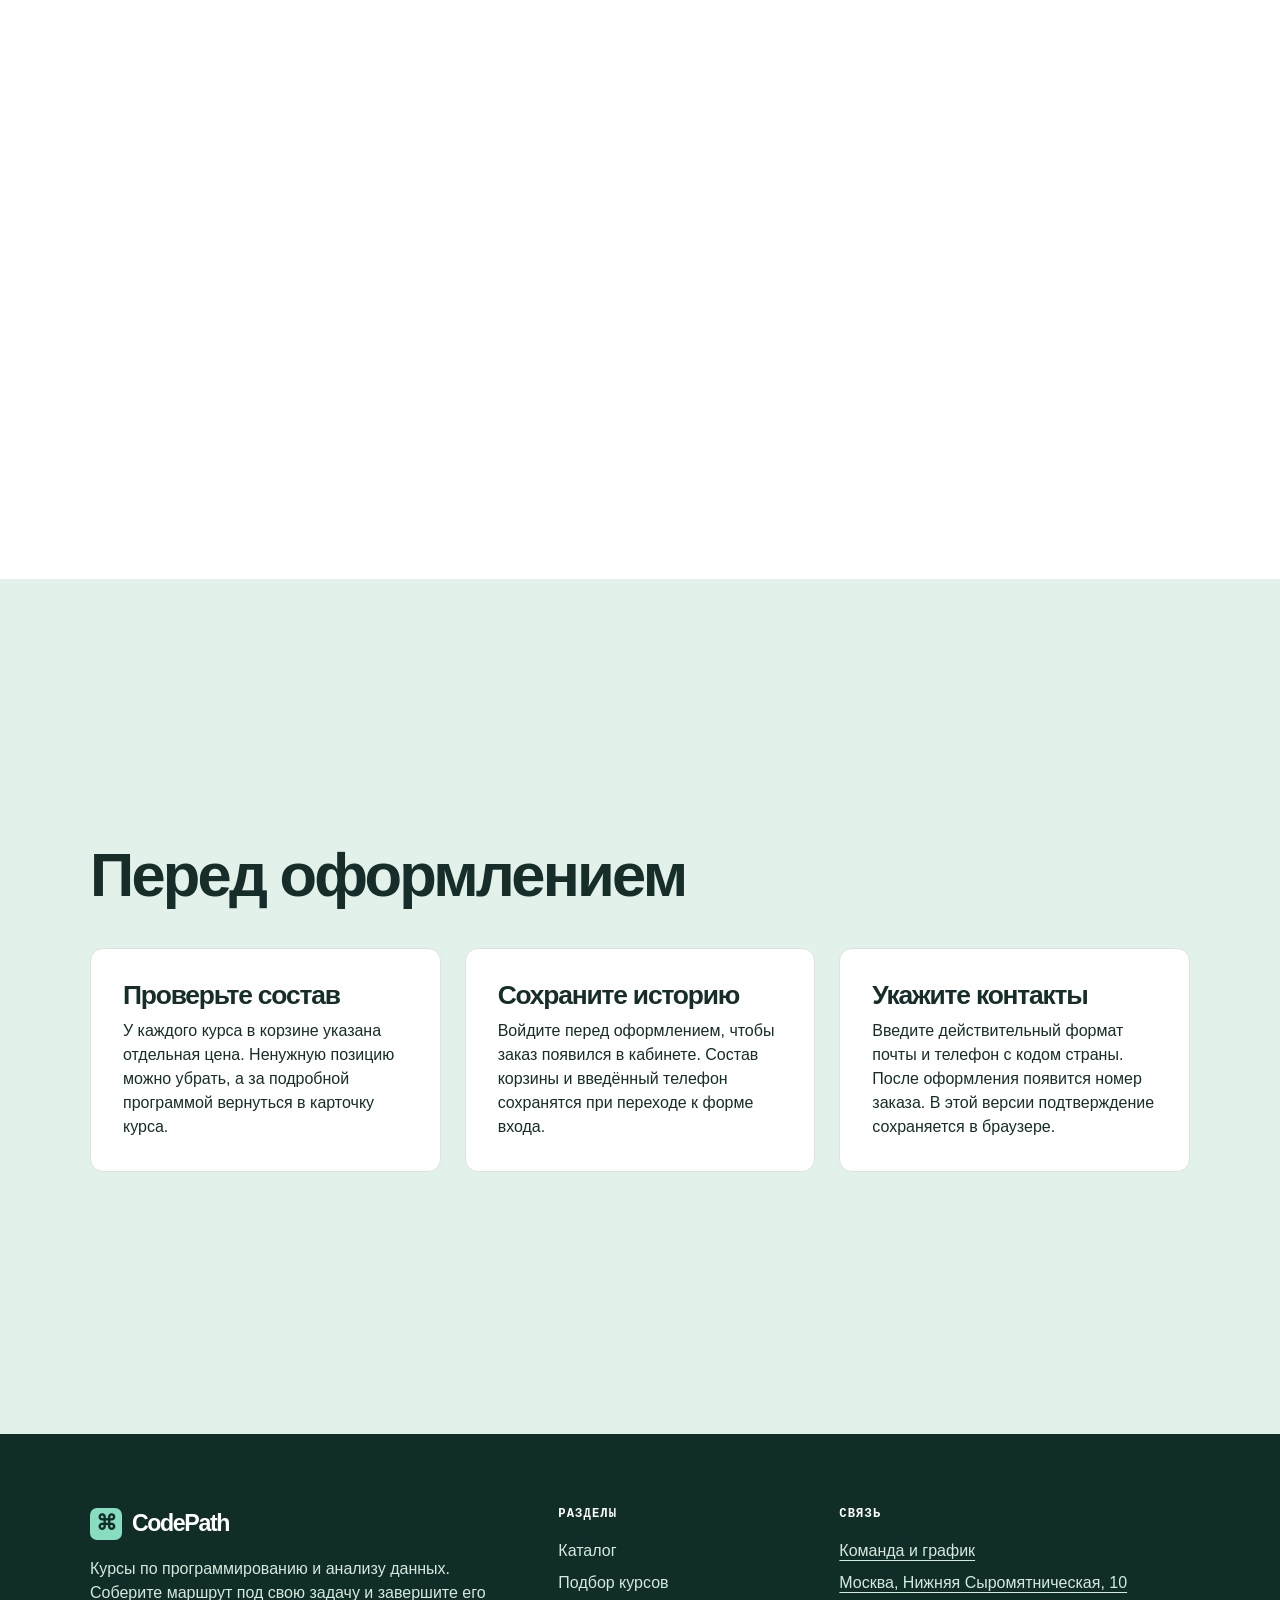
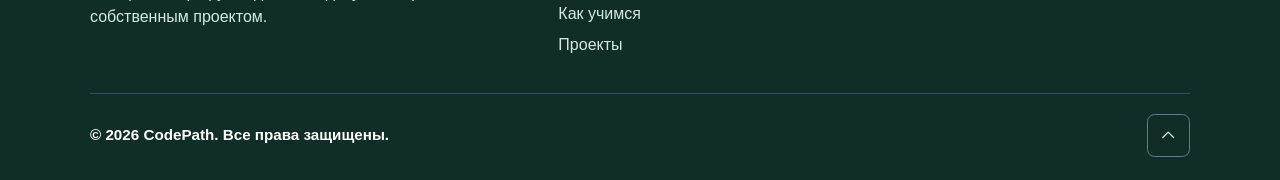
<file: order.html>
<!doctype html>
<html lang="ru">
<head>
  <meta charset="utf-8">
  <meta name="viewport" content="width=device-width, initial-scale=1">
  <meta name="theme-color" content="#f8f6ef">
  <title>Оформление заказа — CodePath</title>
  <meta name="description" content="Позиции, скидка и оформление онлайн-курсов.">
  <script src="js/theme.js"></script>
  <link rel="icon" href="images/mark.svg" type="image/svg+xml">
  <link rel="stylesheet" href="vendor/bootstrap.min.css">
  <link rel="stylesheet" href="css/custom.css">
  <link rel="stylesheet" href="css/shop.css">
  <script src="vendor/bootstrap.bundle.min.js" defer></script>
  <script src="js/data.js" defer></script>
  <script src="js/store.js" defer></script>
  <script src="js/site.js" defer></script>
  <script src="js/app.js" defer></script>
  <script src="js/commerce.js" defer></script>
</head>
<body id="top" data-page="order">
  <a class="skip-link" href="#main">К содержанию</a>
  <header class="site-header">
    <nav class="navbar navbar-expand-lg container" aria-label="Основная навигация">
      <a class="navbar-brand" href="index.html"><span class="brand-mark" aria-hidden="true">⌘</span><span>Code<span class="brand-path">Path</span></span></a>
      <div class="header-tools">
        <a class="btn btn-line account-link" href="account.html" aria-label="Личный кабинет"><span data-icon="user" data-icon-class="" aria-hidden="true"></span><span class="account-label">Кабинет</span></a>
        <a class="btn btn-icon cart-link" id="cart-link" href="order.html" aria-label="Корзина"><span data-icon="cart" data-icon-class="" aria-hidden="true"></span><span id="cart-count" class="cart-count" hidden>0</span></a>
        <button class="btn btn-icon" id="open-search" type="button" aria-label="Поиск по сайту" aria-haspopup="dialog" title="Поиск"><span data-icon="search" data-icon-class="" aria-hidden="true"></span></button>
        <button class="btn btn-icon" type="button" data-theme-toggle aria-label="Тёмная тема" aria-pressed="false" title="Сменить тему"><span data-icon="moon" data-icon-class="theme-moon" aria-hidden="true"></span><span data-icon="sun" data-icon-class="theme-sun" aria-hidden="true"></span></button>
      </div>
      <button class="navbar-toggler" type="button" data-bs-toggle="collapse" data-bs-target="#menu" aria-controls="menu" aria-expanded="false" aria-label="Меню"><span class="navbar-toggler-icon"></span></button>
      <div class="collapse navbar-collapse" id="menu">
        <ul class="navbar-nav mx-auto">
            <li class="nav-item"><a class="nav-link" href="index.html">Главная</a></li>
            <li class="nav-item"><a class="nav-link" href="catalog.html">Каталог</a></li>
            <li class="nav-item"><a class="nav-link" href="builder.html">Подбор</a></li>
            <li class="nav-item"><a class="nav-link" href="learning.html">Как учимся</a></li>
            <li class="nav-item"><a class="nav-link" href="contacts.html">Контакты</a></li>
        </ul>
      </div>
    </nav>
  </header>
  <main id="main" tabindex="-1">
    <nav class="container breadcrumb-wrap" aria-label="Хлебные крошки">
      <ol class="breadcrumb mb-0"><li class="breadcrumb-item"><a href="index.html">Главная</a></li><li class="breadcrumb-item active" aria-current="page">Оформление заказа</li></ol>
    </nav>
    <section class="page-intro shop-intro"><div class="container"><h1>Оформление заказа</h1><p class="intro">Проверьте выбранные курсы и оставьте контакты для онлайн-доступа.</p></div></section>
    <section class="section inner-body order-body" aria-label="Корзина и контакты"><div class="container">
      <div id="checkout-empty" class="shop-panel" hidden><h2>Корзина пуста</h2><p>Добавьте нужный курс из каталога или соберите маршрут.</p><a id="checkout-empty-link" class="btn btn-accent" href="catalog.html">Открыть каталог</a></div>
      <div id="checkout-done" class="shop-panel" tabindex="-1" hidden><h2>Заказ № <span id="checkout-id"></span> сохранён</h2><p>Подтверждение записано в этом браузере. Списаний не было.</p><a class="btn btn-line" href="account.html">Личный кабинет</a> <a class="btn btn-line" href="catalog.html">Вернуться в каталог</a></div>
      <div id="checkout-grid" class="shop-grid" hidden>
        <div class="shop-panel">
          <h2>Ваши курсы</h2><ul id="checkout-items" class="shop-list"></ul>
          <dl class="checkout-totals"><div><dt>Курсы</dt><dd id="checkout-subtotal">0 ₽</dd></div><div><dt>Скидка</dt><dd id="checkout-discount">0 ₽</dd></div><div class="total-line"><dt>К оплате</dt><dd id="checkout-total">0 ₽</dd></div></dl>
        </div>
        <div class="shop-panel">
          <h2>Контакты</h2>
          <p id="checkout-account"><a href="account.html?next=order">Войти</a> или <a href="account.html?next=order&amp;mode=register">создать аккаунт</a>. Корзина сохранится.</p>
          <form method="post" id="checkout">
            <label class="form-label" for="checkout-email">Электронная почта</label><input id="checkout-email" class="form-control mb-3" type="email" autocomplete="email" required maxlength="100">
            <label class="form-label" for="checkout-phone">Телефон</label><input id="checkout-phone" class="form-control mb-3" type="tel" autocomplete="tel" placeholder="+7 900 123-45-67" required maxlength="24">
            <p>Оплата демонстрационная. Деньги не списываются.</p>
            <button class="btn btn-accent" type="submit">Оформить заказ</button>
          </form>
        </div>
      </div>
      <p id="checkout-error" class="inline-status" role="alert" hidden></p>
    </div></section>
<section class="section page-guide" aria-labelledby="page-guide-title"><div class="container"><h2 id="page-guide-title">Перед оформлением</h2><div class="row g-4 mt-2"><div class="col-md-4"><article class="shop-panel h-100"><h3>Проверьте состав</h3><p>У каждого курса в корзине указана отдельная цена. Ненужную позицию можно убрать, а за подробной программой вернуться в карточку курса.</p></article></div><div class="col-md-4"><article class="shop-panel h-100"><h3>Сохраните историю</h3><p>Войдите перед оформлением, чтобы заказ появился в кабинете. Состав корзины и введённый телефон сохранятся при переходе к форме входа.</p></article></div><div class="col-md-4"><article class="shop-panel h-100"><h3>Укажите контакты</h3><p>Введите действительный формат почты и телефон с кодом страны. После оформления появится номер заказа. В этой версии подтверждение сохраняется в браузере.</p></article></div></div></div></section>
  </main>
  <footer class="site-footer">
    <div class="container">
      <div class="row gy-4">
        <div class="col-12 col-md-5">
          <a class="footer-brand" href="index.html"><span class="brand-mark" aria-hidden="true">⌘</span><span>Code<span class="brand-path">Path</span></span></a>
          <p class="footer-description">Курсы по программированию и анализу данных. Соберите маршрут под свою задачу и завершите его собственным проектом.</p>
        </div>
        <nav class="col-6 col-md-3" aria-label="Навигация в футере">
          <h2>Разделы</h2>
          <ul class="list-unstyled mb-0">
            <li><a href="catalog.html">Каталог</a></li>
            <li><a href="builder.html">Подбор курсов</a></li>
            <li><a href="learning.html">Как учимся</a></li>
            <li><a href="projects.html">Проекты</a></li>
          </ul>
        </nav>
        <div class="col-6 col-md-4 footer-contact">
          <h2>Связь</h2>
          <p><a href="contacts.html">Команда и график</a></p>
          <p><a href="contacts.html#location">Москва, Нижняя Сыромятническая, 10</a></p>
        </div>
      </div>
      <div class="footer-bottom">
        <p class="footer-copyright">© 2026 CodePath. Все права защищены.</p>
        <a class="btn back-top" href="#top" aria-label="Наверх" title="Наверх"><span data-icon="up" data-icon-class="" aria-hidden="true"></span></a>
      </div>
    </div>
  </footer>
  <dialog class="search-dialog" id="site-search" aria-labelledby="search-title">
    <div class="search-dialog-head"><h2 id="search-title">Поиск по сайту</h2>
      <form method="dialog"><button class="btn btn-icon" aria-label="Закрыть поиск"><span data-icon="close" data-icon-class="" aria-hidden="true"></span></button></form>
    </div>
    <form role="search"><label for="site-query" class="visually-hidden">Введите запрос</label>
      <input class="form-control" type="search" id="site-query" placeholder="Курс, раздел или тема" autocomplete="off">
    </form>
    <p id="site-results-count" role="status"></p><ul id="site-results" class="list-unstyled"></ul>
  </dialog>
  <p class="site-status" id="site-status" role="status"></p>
</body>
</html>
</file>
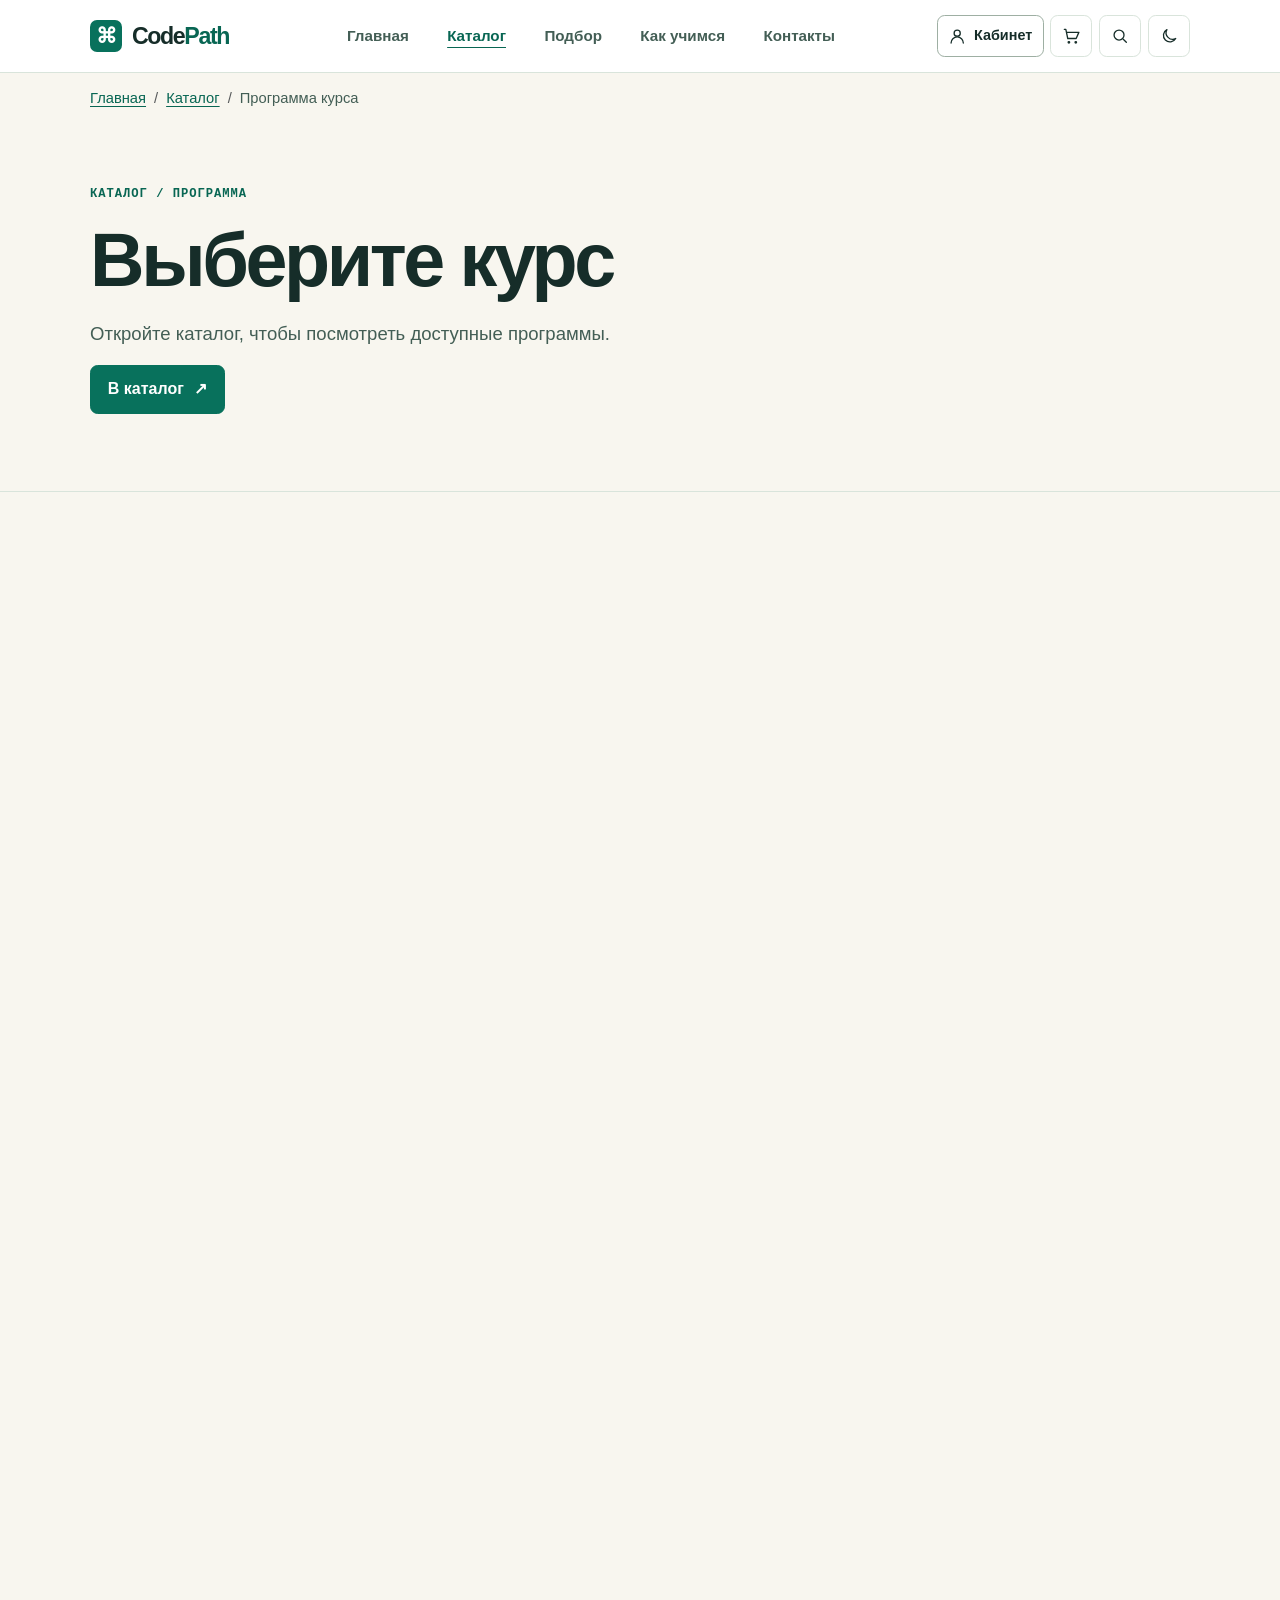
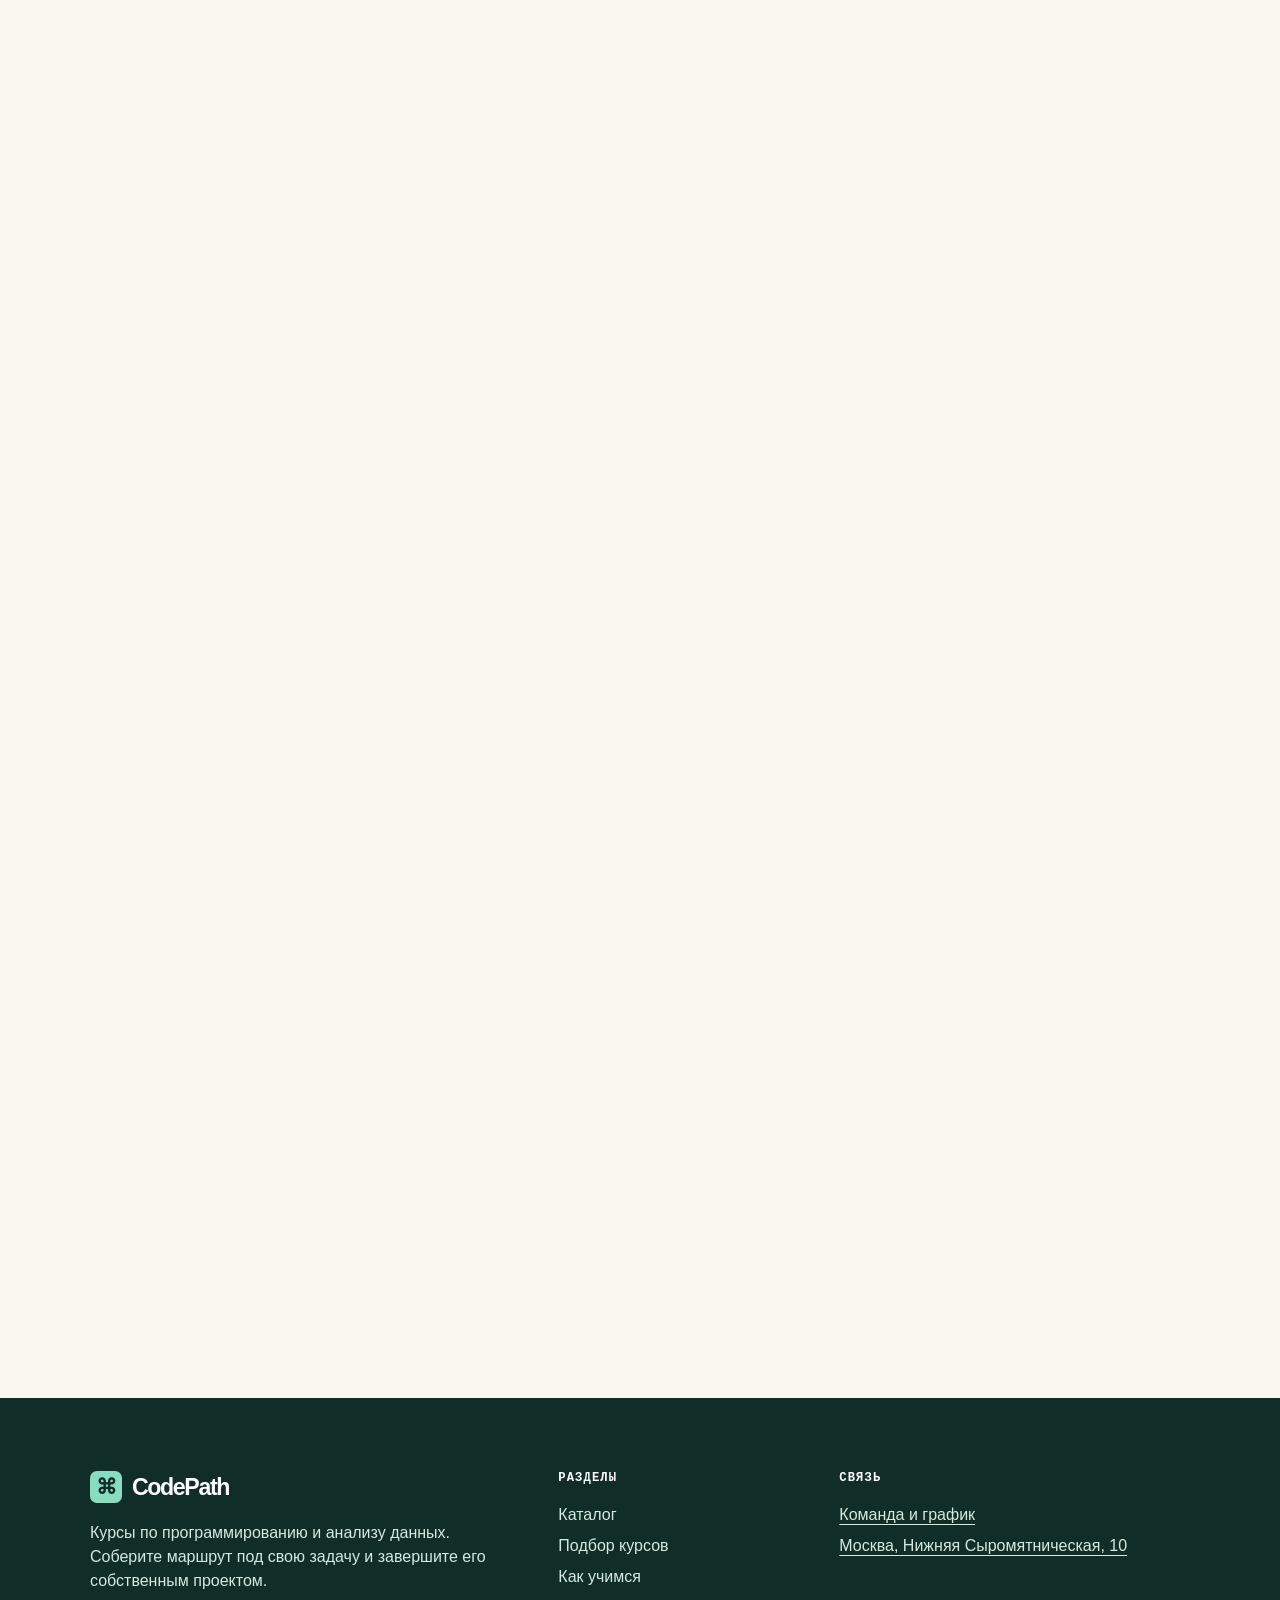
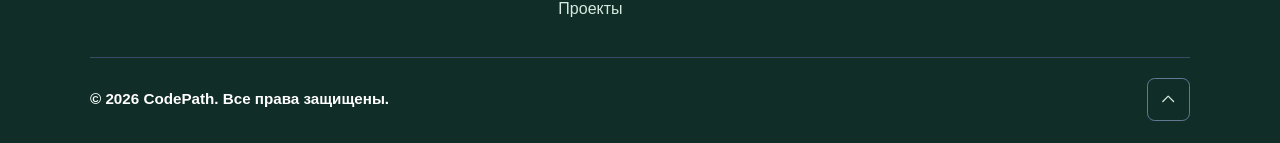
<file: product.html>
<!doctype html>
<html lang="ru">
<head>
  <meta charset="utf-8">
  <meta name="viewport" content="width=device-width, initial-scale=1">
  <meta name="theme-color" content="#f8f6ef">
  <title>Программа курса — CodePath</title>
  <meta name="description" content="Программа, требования и цена курса.">
  <script src="js/theme.js"></script>
  <link rel="icon" href="images/mark.svg" type="image/svg+xml">
  <link rel="stylesheet" href="vendor/bootstrap.min.css">
  <link rel="stylesheet" href="css/custom.css">
  <link rel="stylesheet" href="css/shop.css">
  <script src="vendor/bootstrap.bundle.min.js" defer></script>
  <script src="js/data.js" defer></script>
  <script src="js/store.js" defer></script>
  <script src="js/site.js" defer></script>
  <script src="js/app.js" defer></script>
  <script src="js/commerce.js" defer></script>
</head>
<body id="top" data-page="product">
  <a class="skip-link" href="#main">К содержанию</a>
  <header class="site-header">
    <nav class="navbar navbar-expand-lg container" aria-label="Основная навигация">
      <a class="navbar-brand" href="index.html"><span class="brand-mark" aria-hidden="true">⌘</span><span>Code<span class="brand-path">Path</span></span></a>
      <div class="header-tools">
        <a class="btn btn-line account-link" href="account.html" aria-label="Личный кабинет"><span data-icon="user" data-icon-class="" aria-hidden="true"></span><span class="account-label">Кабинет</span></a>
        <a class="btn btn-icon cart-link" id="cart-link" href="order.html" aria-label="Корзина"><span data-icon="cart" data-icon-class="" aria-hidden="true"></span><span id="cart-count" class="cart-count" hidden>0</span></a>
        <button class="btn btn-icon" id="open-search" type="button" aria-label="Поиск по сайту" aria-haspopup="dialog" title="Поиск"><span data-icon="search" data-icon-class="" aria-hidden="true"></span></button>
        <button class="btn btn-icon" type="button" data-theme-toggle aria-label="Тёмная тема" aria-pressed="false" title="Сменить тему"><span data-icon="moon" data-icon-class="theme-moon" aria-hidden="true"></span><span data-icon="sun" data-icon-class="theme-sun" aria-hidden="true"></span></button>
      </div>
      <button class="navbar-toggler" type="button" data-bs-toggle="collapse" data-bs-target="#menu" aria-controls="menu" aria-expanded="false" aria-label="Меню"><span class="navbar-toggler-icon"></span></button>
      <div class="collapse navbar-collapse" id="menu">
        <ul class="navbar-nav mx-auto">
            <li class="nav-item"><a class="nav-link" href="index.html">Главная</a></li>
            <li class="nav-item"><a class="nav-link active" href="catalog.html" aria-current="location">Каталог</a></li>
            <li class="nav-item"><a class="nav-link" href="builder.html">Подбор</a></li>
            <li class="nav-item"><a class="nav-link" href="learning.html">Как учимся</a></li>
            <li class="nav-item"><a class="nav-link" href="contacts.html">Контакты</a></li>
        </ul>
      </div>
    </nav>
  </header>
  <main id="main" tabindex="-1">
    <nav class="container breadcrumb-wrap" aria-label="Хлебные крошки">
      <ol class="breadcrumb mb-0"><li class="breadcrumb-item"><a href="index.html">Главная</a></li><li class="breadcrumb-item"><a href="catalog.html">Каталог</a></li><li class="breadcrumb-item active" id="product-crumb" aria-current="page">Программа курса</li></ol>
    </nav>
    <div id="course">
      <div class="container"><noscript><p class="alert alert-warning mt-3">Для этой страницы нужен JavaScript. Включите его в браузере и обновите страницу.</p></noscript></div>
    </div>
    <div class="modal fade" id="details" tabindex="-1" aria-labelledby="details-title" aria-hidden="true">
      <div class="modal-dialog modal-dialog-centered"><div class="modal-content">
        <div class="modal-header"><h2 class="modal-title" id="details-title">Как проходит обучение</h2><button type="button" class="btn-close" data-bs-dismiss="modal" aria-label="Закрыть"></button></div>
        <div class="modal-body">В начале модуля вы разбираете небольшой пример, затем решаете задачу на ту же тему. Последний модуль посвящён итоговому проекту.</div>
        <div class="modal-footer"><a class="btn btn-line" href="learning.html">Подробнее о формате</a></div>
      </div></div>
    </div>
  </main>
  <footer class="site-footer">
    <div class="container">
      <div class="row gy-4">
        <div class="col-12 col-md-5">
          <a class="footer-brand" href="index.html"><span class="brand-mark" aria-hidden="true">⌘</span><span>Code<span class="brand-path">Path</span></span></a>
          <p class="footer-description">Курсы по программированию и анализу данных. Соберите маршрут под свою задачу и завершите его собственным проектом.</p>
        </div>
        <nav class="col-6 col-md-3" aria-label="Навигация в футере">
          <h2>Разделы</h2>
          <ul class="list-unstyled mb-0">
            <li><a href="catalog.html">Каталог</a></li>
            <li><a href="builder.html">Подбор курсов</a></li>
            <li><a href="learning.html">Как учимся</a></li>
            <li><a href="projects.html">Проекты</a></li>
          </ul>
        </nav>
        <div class="col-6 col-md-4 footer-contact">
          <h2>Связь</h2>
          <p><a href="contacts.html">Команда и график</a></p>
          <p><a href="contacts.html#location">Москва, Нижняя Сыромятническая, 10</a></p>
        </div>
      </div>
      <div class="footer-bottom">
        <p class="footer-copyright">© 2026 CodePath. Все права защищены.</p>
        <a class="btn back-top" href="#top" aria-label="Наверх" title="Наверх"><span data-icon="up" data-icon-class="" aria-hidden="true"></span></a>
      </div>
    </div>
  </footer>
  <dialog class="search-dialog" id="site-search" aria-labelledby="search-title">
    <div class="search-dialog-head"><h2 id="search-title">Поиск по сайту</h2>
      <form method="dialog"><button class="btn btn-icon" aria-label="Закрыть поиск"><span data-icon="close" data-icon-class="" aria-hidden="true"></span></button></form>
    </div>
    <form role="search"><label for="site-query" class="visually-hidden">Введите запрос</label>
      <input class="form-control" type="search" id="site-query" placeholder="Курс, раздел или тема" autocomplete="off">
    </form>
    <p id="site-results-count" role="status"></p><ul id="site-results" class="list-unstyled"></ul>
  </dialog>
  <p class="site-status" id="site-status" role="status"></p>
</body>
</html>
</file>
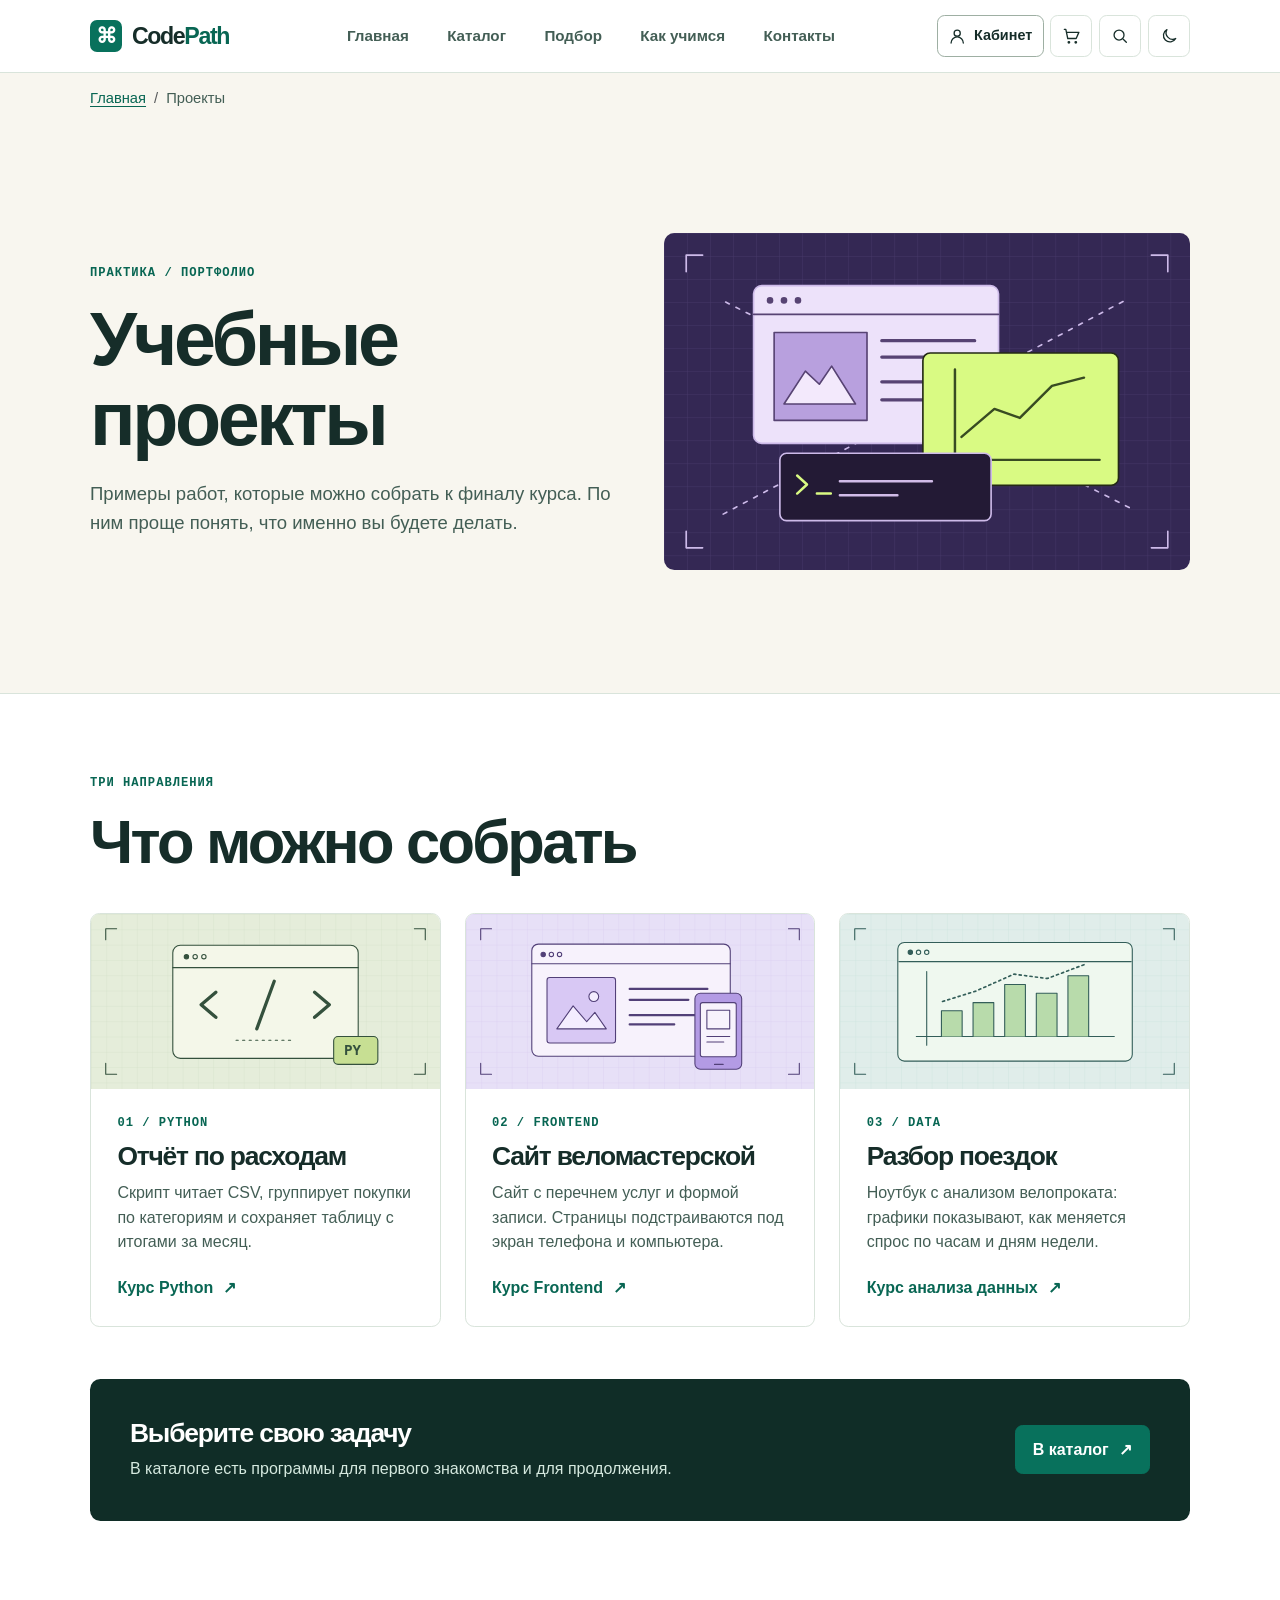
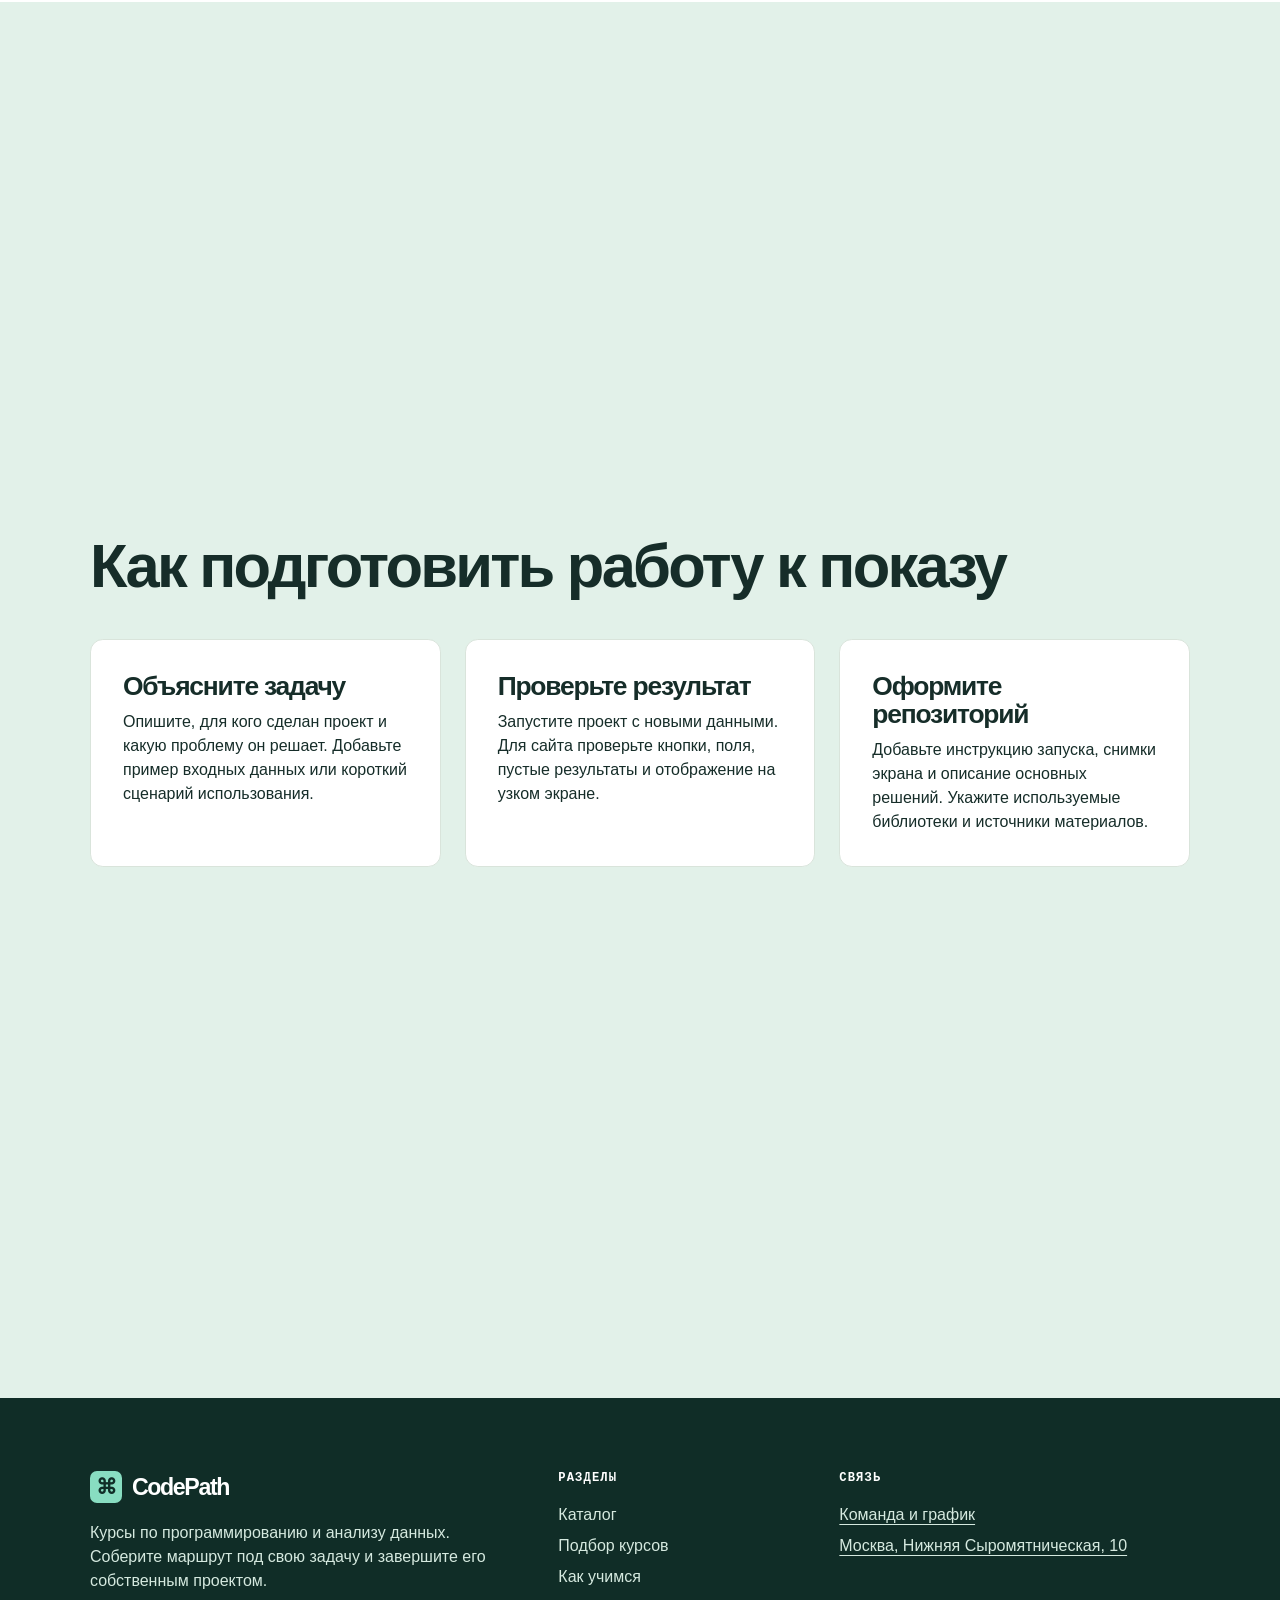
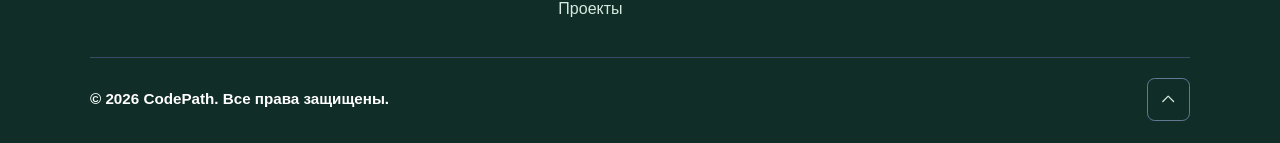
<file: projects.html>
<!doctype html>
<html lang="ru">
<head>
  <meta charset="utf-8">
  <meta name="viewport" content="width=device-width, initial-scale=1">
  <meta name="theme-color" content="#f8f6ef">
  <title>Проекты — CodePath</title>
  <meta name="description" content="Примеры итоговых работ на курсах CodePath.">
  <script src="js/theme.js"></script>
  <link rel="icon" href="images/mark.svg" type="image/svg+xml">
  <link rel="stylesheet" href="vendor/bootstrap.min.css">
  <link rel="stylesheet" href="css/custom.css">
  <link rel="stylesheet" href="css/shop.css">
  <script src="vendor/bootstrap.bundle.min.js" defer></script>
  <script src="js/data.js" defer></script>
  <script src="js/store.js" defer></script>
  <script src="js/site.js" defer></script>
  <script src="js/app.js" defer></script>
  <script src="js/commerce.js" defer></script>
</head>
<body id="top" data-page="projects">
  <a class="skip-link" href="#main">К содержанию</a>
  <header class="site-header">
    <nav class="navbar navbar-expand-lg container" aria-label="Основная навигация">
      <a class="navbar-brand" href="index.html"><span class="brand-mark" aria-hidden="true">⌘</span><span>Code<span class="brand-path">Path</span></span></a>
      <div class="header-tools">
        <a class="btn btn-line account-link" href="account.html" aria-label="Личный кабинет"><span data-icon="user" data-icon-class="" aria-hidden="true"></span><span class="account-label">Кабинет</span></a>
        <a class="btn btn-icon cart-link" id="cart-link" href="order.html" aria-label="Корзина"><span data-icon="cart" data-icon-class="" aria-hidden="true"></span><span id="cart-count" class="cart-count" hidden>0</span></a>
        <button class="btn btn-icon" id="open-search" type="button" aria-label="Поиск по сайту" aria-haspopup="dialog" title="Поиск"><span data-icon="search" data-icon-class="" aria-hidden="true"></span></button>
        <button class="btn btn-icon" type="button" data-theme-toggle aria-label="Тёмная тема" aria-pressed="false" title="Сменить тему"><span data-icon="moon" data-icon-class="theme-moon" aria-hidden="true"></span><span data-icon="sun" data-icon-class="theme-sun" aria-hidden="true"></span></button>
      </div>
      <button class="navbar-toggler" type="button" data-bs-toggle="collapse" data-bs-target="#menu" aria-controls="menu" aria-expanded="false" aria-label="Меню"><span class="navbar-toggler-icon"></span></button>
      <div class="collapse navbar-collapse" id="menu">
        <ul class="navbar-nav mx-auto">
            <li class="nav-item"><a class="nav-link" href="index.html">Главная</a></li>
            <li class="nav-item"><a class="nav-link" href="catalog.html">Каталог</a></li>
            <li class="nav-item"><a class="nav-link" href="builder.html">Подбор</a></li>
            <li class="nav-item"><a class="nav-link" href="learning.html">Как учимся</a></li>
            <li class="nav-item"><a class="nav-link" href="contacts.html">Контакты</a></li>
        </ul>
      </div>
    </nav>
  </header>
  <main id="main" tabindex="-1">
    <nav class="container breadcrumb-wrap" aria-label="Хлебные крошки">
      <ol class="breadcrumb mb-0"><li class="breadcrumb-item"><a href="index.html">Главная</a></li><li class="breadcrumb-item active" aria-current="page">Проекты</li></ol>
    </nav>
    <section class="page-intro split-intro">
      <div class="container"><div class="row align-items-center g-4 g-lg-5">
        <div class="col-12 col-lg-6"><p class="eyebrow">Практика / Портфолио</p><h1>Учебные проекты</h1><p class="intro">Примеры работ, которые можно собрать к финалу курса. По ним проще понять, что именно вы будете делать.</p></div>
        <div class="col-12 col-lg-6"><img class="feature-art" src="images/projects.svg" width="640" height="410" alt="Три примера результатов: веб-страница, график и консольный вывод"></div>
      </div></div>
    </section>
    <section class="section inner-body" aria-labelledby="projects-title">
      <div class="container">
        <div class="section-heading"><div><p class="eyebrow">Три направления</p><h2 id="projects-title">Что можно собрать</h2></div></div>
        <div class="row g-4">
          <div class="col-12 col-md-6 col-lg-4"><article class="card h-100 project-card"><img src="images/course-python.svg" alt="" width="640" height="320" loading="lazy"><div class="card-body"><p class="eyebrow">01 / Python</p><h3>Отчёт по расходам</h3><p>Скрипт читает CSV, группирует покупки по категориям и сохраняет таблицу с итогами за месяц.</p><a class="inline-link mt-auto" href="product.html?course=python">Курс Python <span aria-hidden="true">↗</span></a></div></article></div>
          <div class="col-12 col-md-6 col-lg-4"><article class="card h-100 project-card"><img src="images/course-frontend.svg" alt="" width="640" height="320" loading="lazy"><div class="card-body"><p class="eyebrow">02 / Frontend</p><h3>Сайт веломастерской</h3><p>Сайт с перечнем услуг и формой записи. Страницы подстраиваются под экран телефона и компьютера.</p><a class="inline-link mt-auto" href="product.html?course=frontend">Курс Frontend <span aria-hidden="true">↗</span></a></div></article></div>
          <div class="col-12 col-md-6 col-lg-4"><article class="card h-100 project-card"><img src="images/course-data-python.svg" alt="" width="640" height="320" loading="lazy"><div class="card-body"><p class="eyebrow">03 / Data</p><h3>Разбор поездок</h3><p>Ноутбук с анализом велопроката: графики показывают, как меняется спрос по часам и дням недели.</p><a class="inline-link mt-auto" href="product.html?course=data-python">Курс анализа данных <span aria-hidden="true">↗</span></a></div></article></div>
        </div>
        <div class="next-panel"><div><h3>Выберите свою задачу</h3><p>В каталоге есть программы для первого знакомства и для продолжения.</p></div><a class="btn btn-accent" href="catalog.html">В каталог <span aria-hidden="true">↗</span></a></div>
      </div>
    </section>
<section class="section page-guide" aria-labelledby="page-guide-title"><div class="container"><h2 id="page-guide-title">Как подготовить работу к показу</h2><div class="row g-4 mt-2"><div class="col-md-4"><article class="shop-panel h-100"><h3>Объясните задачу</h3><p>Опишите, для кого сделан проект и какую проблему он решает. Добавьте пример входных данных или короткий сценарий использования.</p></article></div><div class="col-md-4"><article class="shop-panel h-100"><h3>Проверьте результат</h3><p>Запустите проект с новыми данными. Для сайта проверьте кнопки, поля, пустые результаты и отображение на узком экране.</p></article></div><div class="col-md-4"><article class="shop-panel h-100"><h3>Оформите репозиторий</h3><p>Добавьте инструкцию запуска, снимки экрана и описание основных решений. Укажите используемые библиотеки и источники материалов.</p></article></div></div></div></section>
  </main>
  <footer class="site-footer">
    <div class="container">
      <div class="row gy-4">
        <div class="col-12 col-md-5">
          <a class="footer-brand" href="index.html"><span class="brand-mark" aria-hidden="true">⌘</span><span>Code<span class="brand-path">Path</span></span></a>
          <p class="footer-description">Курсы по программированию и анализу данных. Соберите маршрут под свою задачу и завершите его собственным проектом.</p>
        </div>
        <nav class="col-6 col-md-3" aria-label="Навигация в футере">
          <h2>Разделы</h2>
          <ul class="list-unstyled mb-0">
            <li><a href="catalog.html">Каталог</a></li>
            <li><a href="builder.html">Подбор курсов</a></li>
            <li><a href="learning.html">Как учимся</a></li>
            <li><a href="projects.html">Проекты</a></li>
          </ul>
        </nav>
        <div class="col-6 col-md-4 footer-contact">
          <h2>Связь</h2>
          <p><a href="contacts.html">Команда и график</a></p>
          <p><a href="contacts.html#location">Москва, Нижняя Сыромятническая, 10</a></p>
        </div>
      </div>
      <div class="footer-bottom">
        <p class="footer-copyright">© 2026 CodePath. Все права защищены.</p>
        <a class="btn back-top" href="#top" aria-label="Наверх" title="Наверх"><span data-icon="up" data-icon-class="" aria-hidden="true"></span></a>
      </div>
    </div>
  </footer>
  <dialog class="search-dialog" id="site-search" aria-labelledby="search-title">
    <div class="search-dialog-head"><h2 id="search-title">Поиск по сайту</h2>
      <form method="dialog"><button class="btn btn-icon" aria-label="Закрыть поиск"><span data-icon="close" data-icon-class="" aria-hidden="true"></span></button></form>
    </div>
    <form role="search"><label for="site-query" class="visually-hidden">Введите запрос</label>
      <input class="form-control" type="search" id="site-query" placeholder="Курс, раздел или тема" autocomplete="off">
    </form>
    <p id="site-results-count" role="status"></p><ul id="site-results" class="list-unstyled"></ul>
  </dialog>
  <p class="site-status" id="site-status" role="status"></p>
</body>
</html>
</file>
<file: css/custom.css>
:root {
  --paper: #f8f6ef;
  --white: #fff;
  --ink: #162d29;
  --muted: #435e55;
  --accent: #086653;
  --button-accent: #08715c;
  --control-line: #9eafa3;
  --nav-height: 72px;
  --on-dark-accent: #88ddc1;
  --line: #d9e4db;
  --night: #102d27;
  --soft: #e2f1e9;
  --mono: ui-monospace, "SFMono-Regular", Consolas, monospace;
  --bs-body-color: var(--ink);
  --bs-body-bg: var(--paper);
  --bs-body-font-family: -apple-system, BlinkMacSystemFont, "Segoe UI", "Helvetica Neue", Arial, sans-serif;
  --bs-link-color: var(--accent);
  --bs-link-hover-color: #064a3d;
}

[data-bs-theme="dark"] {
  --paper: #10231f;
  --white: #17302a;
  --ink: #effaf3;
  --muted: #bbdbcc;
  --accent: #88ddc1;
  --line: #36594e;
  --soft: #224239;
  --control-line: #658778;
  --bs-link-hover-color: #c7f2e1;
}

html { scroll-padding-top: calc(var(--nav-height) + 1rem); }
body { margin: 0; font-size: 1rem; }
img { display: block; max-width: 100%; height: auto; }
a { text-underline-offset: .22em; }
:where(a, button, input, select, [tabindex="0"]):focus-visible { outline: 3px solid #258771; outline-offset: 4px; }
main:focus, #confirmation:focus { outline: none; }
.skip-link { position: fixed; z-index: 1100; top: 8px; left: 8px; background: var(--white); padding: .7rem 1rem; transform: translateY(-150%); }
.skip-link:focus { transform: none; }
.container { --bs-gutter-x: 2.5rem; }
@media (min-width: 1400px) { .container { max-width: 1280px; } }
h1, h2, h3 { font-weight: 740; line-height: 1.07; letter-spacing: -.045em; }
h1 { font-size: clamp(3rem, 6.2vw, 6.1rem); margin: 0 0 1.15rem; }
h2 { font-size: clamp(2.3rem, 4.8vw, 4.25rem); margin: 0 0 1rem; }
h3 { font-size: clamp(1.25rem, 2.1vw, 1.65rem); margin: 0 0 .65rem; }
p { margin-bottom: 1rem; }
.intro { font-size: clamp(1.03rem, 1.45vw, 1.23rem); color: var(--muted); max-width: 37rem; line-height: 1.6; }
.eyebrow { font: 650 .76rem/1.45 var(--mono); letter-spacing: .08em; text-transform: uppercase; color: var(--accent); margin-bottom: 1rem; }

.site-header { position: sticky; top: 0; z-index: 1020; border-bottom: 1px solid var(--line); background: var(--white); }
.navbar { min-height: var(--nav-height); padding-block: .8rem; padding-inline: calc(var(--bs-gutter-x) * .5); }
.navbar-brand, .footer-brand { color: var(--ink); display: inline-flex; align-items: center; gap: .62rem; font-size: 1.45rem; font-weight: 800; letter-spacing: -.06em; text-decoration: none; }
.brand-mark { display: inline-grid; place-items: center; width: 2rem; height: 2rem; border-radius: 7px; background: var(--button-accent); color: white; font-size: 1.3rem; font-weight: 600; line-height: 1; letter-spacing: normal; }
.brand-path { color: var(--accent); }
.navbar-nav { gap: clamp(.55rem, 1.75vw, 1.6rem); }
.navbar-nav .nav-link { color: var(--muted); font-weight: 650; font-size: .95rem; padding-inline: .18rem; }
.navbar-nav .nav-link:is(:hover, .active) { color: var(--accent); }
.navbar-nav .nav-link.active { text-decoration: underline; text-underline-offset: .42em; }
.navbar-toggler { padding: .42rem .55rem; border-color: var(--line); }
.navbar-toggler:focus { box-shadow: none; }

.btn { --bs-btn-font-weight: 700; --bs-btn-border-radius: .48rem; --bs-btn-padding-y: .72rem; --bs-btn-padding-x: 1.05rem; }
.btn span { margin-left: .38em; }
.btn-line {
  --bs-btn-color: var(--ink); --bs-btn-border-color: var(--control-line);
  --bs-btn-hover-color: var(--ink); --bs-btn-hover-bg: var(--soft); --bs-btn-hover-border-color: var(--accent);
  --bs-btn-active-color: var(--ink); --bs-btn-active-bg: var(--soft); --bs-btn-active-border-color: var(--accent);
}
.btn-accent, .btn-primary {
  --bs-btn-color: #fff; --bs-btn-bg: var(--button-accent); --bs-btn-border-color: var(--button-accent);
  --bs-btn-hover-color: #fff; --bs-btn-hover-bg: #075b4b; --bs-btn-hover-border-color: #075b4b;
  --bs-btn-active-color: #fff; --bs-btn-active-bg: #06483c; --bs-btn-active-border-color: #06483c;
}
.btn-on-hero {
  --bs-btn-color: #fff; --bs-btn-border-color: #b6c9e4;
  --bs-btn-hover-color: #fff; --bs-btn-hover-bg: #233757; --bs-btn-hover-border-color: #fff;
  --bs-btn-active-color: #fff; --bs-btn-active-bg: #233757; --bs-btn-active-border-color: #fff;
}
.btn:focus-visible { outline: 3px solid #258771; outline-offset: 4px; box-shadow: none; }
.header-tools { display: flex; align-items: center; flex-wrap: wrap; gap: .5rem; }
.btn-icon, .bookmark-button {
  display: inline-grid; place-items: center; width: 2.65rem; height: 2.65rem; padding: 0;
  --bs-btn-color: var(--ink); --bs-btn-border-color: var(--line);
  --bs-btn-hover-color: var(--accent); --bs-btn-hover-bg: var(--soft); --bs-btn-hover-border-color: var(--accent);
  --bs-btn-active-color: var(--accent); --bs-btn-active-bg: var(--soft); --bs-btn-active-border-color: var(--accent);
}
.btn-icon svg, .bookmark-button svg { width: 1.2rem; height: 1.2rem; }
.theme-sun, [data-bs-theme="dark"] .theme-moon { display: none; }
[data-bs-theme="dark"] .theme-sun { display: block; }
.bookmark-button[aria-pressed="true"] { background: var(--soft); color: var(--accent); border-color: currentColor; }
.bookmark-button[aria-pressed="true"] path { fill: currentColor; }
.header-cta { font-size: .9rem; --bs-btn-padding-y: .52rem; }
.header-cta[aria-current] { border-color: var(--accent); color: var(--accent); }
.inline-link { color: var(--accent); font-weight: 700; text-decoration: none; }
.inline-link:is(:hover, :focus-visible) { text-decoration: underline; }
.inline-link span { margin-left: .35em; }

.home-hero {
  position: relative;
  isolation: isolate;
  display: grid;
  align-items: center;
  min-height: 74svh;
  background: #14243b;
  color: #fff;
  padding-block: clamp(4.1rem, 9vw, 7.8rem);
}
.hero-photo, .home-hero::after { position: absolute; inset: 0; width: 100%; height: 100%; }
.hero-photo { z-index: -2; object-fit: cover; object-position: center 51%; }
.home-hero::after {
  content: "";
  z-index: -1;
  background: linear-gradient(90deg, #0d1b32 0%, #0d1b32f0 25%, #0d1b32bc 52%, #0d1b3230 100%);
}
.hero-copy .eyebrow { color: #c8dcff; }
.hero-copy h1 { font-size: clamp(2.65rem, 6vw, 5.4rem); line-height: 1; letter-spacing: -.047em; }
.hero-copy .intro { max-width: 35rem; color: #e2edfc; margin: 1.3rem 0 1.65rem; }
.hero-actions { display: flex; flex-wrap: wrap; gap: .7rem; }
.hero-actions .btn:focus-visible { outline-color: #c8dcff; }
.home-pathways { padding-block: 1.25rem; background: var(--paper); }
.pathway {
  display: flex; align-items: center; justify-content: space-between; gap: .5rem;
  height: 100%; padding: 1rem 1.1rem; border: 1px solid var(--line); border-radius: .6rem;
  color: var(--ink); background: var(--white); text-decoration: none;
}
.pathway:hover { border-color: var(--accent); color: var(--accent); }
.pathway small { display: block; margin-top: .18rem; color: var(--muted); }
.pathway > span:last-child { color: var(--accent); }
.feature-art { border-radius: .65rem; width: 100%; }

.section { display: grid; align-items: center; padding-block: clamp(3.4rem, 7vw, 6.25rem); }
.section-heading { display: flex; align-items: end; justify-content: space-between; gap: 1.1rem 2rem; margin-bottom: clamp(1.5rem, 3vw, 2.6rem); }
.section-heading .intro, .section-heading h2:last-child { margin-bottom: 0; }
.popular-section { background: var(--white); border-block: 1px solid var(--line); }
.card { background: var(--white); border: 1px solid var(--line); border-radius: .58rem; overflow: hidden; }
.card img { width: 100%; aspect-ratio: 2 / 1; object-fit: cover; }
.card-body { padding: clamp(1.15rem, 2.1vw, 1.65rem); display: flex; flex-direction: column; align-items: flex-start; }
.card p:not(.eyebrow) { color: var(--muted); line-height: 1.55; }
.card .eyebrow { margin-bottom: .6rem; }
.course-card .badge { color: var(--accent); background: var(--soft); font-weight: 680; padding: .48em .65em; }
.course-card .card-bottom { width: 100%; justify-content: space-between; align-items: center; display: flex; flex-wrap: wrap; gap: .4rem; padding-top: 1rem; border-top: 1px solid var(--line); margin-top: auto; }
.course-cover { position: relative; }
.course-cover > a { display: block; }
.course-cover > a:focus-visible { outline-offset: -4px; }
.course-cover img { aspect-ratio: 16 / 9; }
.course-cover .bookmark-button { position: absolute; top: .7rem; right: .7rem; background-color: var(--white); }
.course-cover .bookmark-button:hover, .course-cover .bookmark-button[aria-pressed="true"] { background-color: var(--soft); }
.course-photo { aspect-ratio: 16 / 11; object-fit: cover; }
@media (prefers-reduced-motion: no-preference) {
  .course-card { transition: border-color .18s ease-out, box-shadow .18s ease-out; }
}
.course-card:is(:hover, :focus-within) { border-color: var(--control-line); box-shadow: 0 .5rem 1.6rem #11213b13; }
.course-price { font-size: .98rem; font-weight: 750; }
.catalog-note { margin-top: 1.75rem; padding-top: 1.15rem; border-top: 1px solid var(--line); display: flex; flex-wrap: wrap; gap: .35rem .9rem; color: var(--muted); }

.faq-section { background: var(--soft); }
.faq-section .intro { max-width: 22rem; }
.cp-accordion { --bs-accordion-bg: transparent; --bs-accordion-border-color: var(--line); --bs-accordion-btn-focus-box-shadow: none; --bs-accordion-active-bg: transparent; --bs-accordion-active-color: var(--accent); }
.cp-accordion .accordion-item { border: 0; border-top: 1px solid var(--bs-accordion-border-color); }
.cp-accordion .accordion-item:last-child { border-bottom: 1px solid var(--bs-accordion-border-color); }
.cp-accordion .accordion-button { font-size: 1.08rem; line-height: 1.4; font-weight: 720; letter-spacing: -.012em; padding: 1.25rem .35rem; gap: .5rem; box-shadow: none; }
.cp-accordion .accordion-button:focus-visible { outline-offset: -2px; }
.cp-accordion .accordion-body { padding: 0 2rem 1.2rem .35rem; color: var(--muted); max-width: 40rem; line-height: 1.65; }

.page-intro { padding-block: clamp(2.8rem, 6vw, 5.4rem); border-bottom: 1px solid var(--line); }
.page-intro h1 { font-size: clamp(2.85rem, 5.9vw, 5.7rem); }
.page-intro .intro:last-child { margin-bottom: 0; }
.inner-body { background: var(--white); }
.filters { display: grid; gap: .85rem 1rem; padding: 1.2rem; grid-template-columns: 1.25fr 1fr 1fr 1fr; background: var(--soft); border-radius: .55rem; }
.catalog-saved { grid-column: 1 / -1; margin: .25rem 0 0; }
.form-label { font-size: .91rem; font-weight: 680; }
.form-control, .form-select { background-color: var(--white); border-color: var(--control-line); min-height: 3rem; }
.form-control:focus, .form-select:focus { background-color: var(--white); border-color: #258771; box-shadow: 0 0 0 .19rem #25877132; }
.form-check-input:checked { background-color: var(--button-accent); border-color: var(--button-accent); }
.form-check-input:focus { border-color: #258771; box-shadow: 0 0 0 .19rem #25877132; }
.result-count { color: var(--muted); margin: 1.35rem 0 1.1rem; }
.empty-state { padding: clamp(1.5rem, 5vw, 3.5rem); border: 1px dashed var(--control-line); border-radius: .55rem; }
.catalog-intro { padding-block: clamp(2.5rem, 5vw, 4.5rem); }
.catalog-body { align-items: start; padding-block-start: clamp(1.6rem, 3.5vw, 3rem); }

.step-list { padding: 0; list-style: none; margin: 0; }
.step-list li { display: grid; grid-template-columns: clamp(3rem, 11vw, 10rem) 1fr; padding: 1.3rem 0; border-top: 1px solid var(--line); gap: .55rem; }
.step-list li:last-child { border-bottom: 1px solid var(--line); }
.step-list p { color: var(--muted); margin-bottom: 0; max-width: 42rem; }
.step-no, .link-rows a span:first-child { color: var(--accent); font: 650 .8rem/1.6 var(--mono); }
.project-card .card-body .inline-link { padding-top: .3rem; }
.next-panel { background: var(--night); color: white; border-radius: .65rem; display: flex; flex-wrap: wrap; align-items: center; justify-content: space-between; gap: 1.2rem; margin-top: clamp(1.8rem, 4vw, 3.4rem); padding: clamp(1.4rem, 4vw, 2.5rem); }
.next-panel p { color: #d5e9df; margin: 0; }
.link-rows { border-top: 1px solid var(--line); }
.link-rows a { color: var(--ink); text-decoration: none; display: grid; grid-template-columns: clamp(2.4rem, 8vw, 6rem) 1fr auto; align-items: center; gap: .6rem; border-bottom: 1px solid var(--line); padding: 1.12rem .4rem; }
.link-rows a:hover { color: var(--accent); background: var(--soft); }
.link-rows a span:last-child { color: var(--accent); font-size: 1.1rem; }

.breadcrumb-link { display: inline-block; margin-bottom: 1.5rem; }
.course-intro .feature-art { border: 1px solid var(--line); }
.course-facts { display: flex; flex-wrap: wrap; gap: .8rem 1.8rem; margin: 1.5rem 0; }
.course-facts div { display: grid; gap: .18rem; }
.course-facts dt { color: var(--muted); font-size: .84rem; font-weight: 600; }
.course-facts dd { font-size: 1.12rem; margin: 0; font-weight: 750; }
.course-program .table { --bs-table-bg: transparent; --bs-table-color: var(--ink); --bs-table-striped-bg: var(--soft); --bs-table-striped-color: var(--ink); --bs-table-border-color: var(--line); }
.course-program .table :is(th,td) { padding: .85rem .7rem; }
.requirements, .form-panel { border: 1px solid var(--line); border-radius: .65rem; padding: clamp(1.25rem, 4vw, 2.3rem); background: var(--paper); }
.requirements h3 { font-size: 1.5rem; }
.requirements p, .form-note { color: var(--muted); }
.form-panel { background: var(--white); }
.form-panel h2, .modal-title { font-size: 1.65rem; margin-bottom: .5rem; }
.modal-title { margin-bottom: 0; }
.site-footer { color: #d5e9df; background: var(--night); padding: clamp(2.8rem, 6vw, 4.5rem) 0 1.4rem; }
.footer-brand, .footer-brand .brand-path { color: white; }
.footer-brand .brand-mark { background: var(--on-dark-accent); color: var(--night); }
.footer-brand:hover { color: white; }
.footer-description { max-width: 25rem; margin: 1rem 0 0; }
.site-footer h2 { color: white; font: 650 .76rem/1.4 var(--mono); letter-spacing: .09em; text-transform: uppercase; }
.site-footer li + li { margin-top: .45rem; }
.site-footer :is(nav, ul, .footer-bottom) a { text-decoration: none; color: #d5e9df; }
.site-footer :is(nav, ul, .footer-bottom) a:hover { color: var(--on-dark-accent); text-decoration: underline; }
.site-footer a:focus-visible { outline-color: var(--on-dark-accent); }
.footer-author { color: #bccce4; font-size: .9rem; margin: 1rem 0 0; }
.footer-copyright { color: #fff; font-size: .95rem; font-weight: 650; margin: 0; }
.footer-bottom { border-top: 1px solid #3b4a66; margin-top: 2.25rem; padding-top: 1.25rem; display: flex; flex-wrap: wrap; align-items: baseline; justify-content: space-between; gap: .6rem 1.2rem; }

@media (min-width: 992px) {
  .popular-section { min-height: 90svh; }
  .faq-section { min-height: 80svh; }
  .split-intro, .course-intro, .enrollment-intro { min-height: 79svh; align-content: center; }
  .inner-body { min-height: 82svh; }
}
@media (max-width: 991px) {
  .navbar-nav { padding-top: .65rem; gap: .12rem; }
  .navbar-nav .nav-link { padding-block: .57rem; }
  .header-tools { padding-block: .45rem .65rem; }
  .filters { grid-template-columns: 1fr 1fr; }
  .hero-photo { object-position: 58% center; }
  .section-heading { align-items: start; }
  .intro { max-width: 34rem; }
  .feature-art { max-width: 40rem; }
}
@media (min-width: 768px) and (max-width: 991px) {
  .enrollment-intro { padding-block: 5.6rem; }
}
@media (max-width: 767px) {
  .container { --bs-gutter-x: 2rem; }
  :root { --nav-height: 67px; }
  .home-hero { min-height: 72svh; }
  .home-hero::after { background: linear-gradient(90deg, #0d1b32ed, #0d1b3280), linear-gradient(0deg, #0d1b32b0, transparent); }
  .section-heading { display: block; }
  .section-heading > a { display: inline-block; margin-top: .9rem; }
}
@media (max-width: 485px) {
  .hero-actions .btn { --bs-btn-padding-x: .7rem; }
  .hero-actions { font-size: .91rem; }
  .filters { grid-template-columns: 1fr; }
  .footer-description { max-width: none; }
}
</file>
<file: css/shop.css>
[hidden] { display: none !important; }
.ui-icon { display: block; width: 1.15rem; height: 1.15rem; flex: none; }
[data-icon] { display: inline-flex; flex: none; }
.site-header .navbar { justify-content: flex-start; }
.site-header .header-tools { order: 3; flex-wrap: nowrap; gap: .4rem; padding: 0; }
.site-header .btn span, .back-top span { margin: 0; }
.site-header .account-link { display: inline-flex; align-items: center; gap: .45rem; min-height: 2.65rem; padding: .45rem .65rem; font-size: .9rem; white-space: nowrap; }
.site-header .btn-icon { position: relative; }
.site-header .btn-icon svg { width: 1.15rem; height: 1.15rem; }
.cart-count {
  position: absolute;
  right: -.37rem;
  top: -.4rem;
  min-width: 1.15rem;
  padding-inline: .18rem;
  border: 1px solid var(--white);
  border-radius: 1rem;
  background: #08715c;
  color: #fff;
  font-size: .7rem;
  line-height: 1.12rem;
}
[data-bs-theme="light"] [data-icon="sun"], [data-bs-theme="dark"] [data-icon="moon"] { display: none; }
.breadcrumb-wrap { padding-top: .9rem; font-size: .92rem; }
.breadcrumb-item.active { color: var(--muted); }
.breadcrumb-item a { color: var(--accent); }

.cutout-hero.home-hero {
  min-height: 72svh;
  padding-block: clamp(3rem, 7vw, 6rem);
  background: radial-gradient(ellipse at 85% 38%, var(--soft), transparent 68%), var(--paper);
  color: var(--ink);
  border-bottom: 1px solid var(--line);
}
.cutout-hero.home-hero::after { content: none; }
.cutout-hero .hero-copy .intro { color: var(--muted); }
.cutout-hero .hero-copy h1 { font-size: clamp(2.35rem, 5.05vw, 4.55rem); line-height: 1.04; text-wrap: balance; }
.cutout-hero .hero-actions .btn:focus-visible { outline-color: #258771; }
.hero-cutout { width: 100%; aspect-ratio: 3 / 2; object-fit: contain; }
.categories-section .pathway { padding: 1.3rem; }
.categories-section .pathway strong { font-size: 1.19rem; }
.categories-section .pathway small { margin-top: .45rem; line-height: 1.55; }

.section h2, .shop-panel h2 { overflow-wrap: anywhere; }
.shop-panel h2 { font-size: clamp(1.55rem, 2.7vw, 2.1rem); margin: 0 0 .95rem; }
.shop-panel, .selection-grid article {
  border: 1px solid var(--line);
  border-radius: .8rem;
  background-color: var(--white);
  padding: clamp(1.15rem, 3.2vw, 2rem);
}
.shop-panel p:last-child, .selection-grid article p:last-child { margin-bottom: 0; }
.shop-intro { padding-block: clamp(2.8rem, 6vw, 5.5rem); }
.shop-grid { display: grid; grid-template-columns: minmax(0, 1.35fr) minmax(0, 1fr); align-items: start; gap: 1rem; }
.ready-section, .selection-section { background-color: var(--soft); }
.selection-grid { display: grid; grid-template-columns: 1.2fr 1fr; gap: 1rem; }
.selection-grid .selection-main { grid-row: span 2; display: grid; align-content: center; justify-items: start; background-color: var(--night); color: #fff; }
.selection-grid .selection-main p { color: #d5e9df; max-width: 30rem; }

.photo-gallery { position: relative; overflow: hidden; background: var(--soft); }
.photo-gallery img { width: 100%; object-fit: cover; aspect-ratio: 16 / 9; }
.course-intro .photo-gallery { border-radius: .65rem; }
.gallery-controls {
  position: absolute;
  inset: auto .65rem .65rem;
  display: flex;
  align-items: center;
  justify-content: space-between;
  gap: .35rem;
  pointer-events: none;
}
.gallery-controls span { color: #fff; background-color: #102d27; border-radius: 1rem; font-size: .77rem; padding: .16rem .58rem; }
.photo-button {
  display: grid;
  place-items: center;
  width: 2.1rem;
  height: 2.1rem;
  padding: 0;
  pointer-events: auto;
  --bs-btn-bg: #fff;
  --bs-btn-color: #162d29;
  --bs-btn-border-color: #d9e4db;
  --bs-btn-hover-bg: #d5eee3;
  --bs-btn-hover-color: #086653;
  --bs-btn-hover-border-color: #9eafa3;
  --bs-btn-active-bg: #d5eee3;
  --bs-btn-active-color: #086653;
}
.track-badge { background: var(--soft); color: var(--accent) !important; padding: .25rem .6rem; border-radius: 1rem; font-size: .84rem; font-weight: 680; }
.track-card ul { padding-left: 1.15rem; }
.track-price { margin-top: auto; font-size: 1.18rem; }
.course-card .card-provider { margin-bottom: .55rem; color: var(--accent); font-size: .82rem; font-weight: 680; }
.course-spec { font-size: .88rem; font-weight: 620; }
.course-buy { border-top: 1px solid var(--line); margin-top: auto; padding-top: .85rem; width: 100%; }
.course-buy .btn { font-size: .88rem; padding-inline: .72rem; }

.catalog-layout { display: grid; grid-template-columns: minmax(13rem, 17rem) minmax(0, 1fr); column-gap: clamp(1rem, 3vw, 2.6rem); align-items: start; }
.catalog-filters {
  position: sticky;
  top: calc(var(--nav-height) + 1rem);
  z-index: 4;
  max-height: calc(100svh - var(--nav-height) - 2rem);
  overflow-y: auto;
  background: var(--paper);
  padding: 1rem;
  border: 1px solid var(--line);
  border-radius: .75rem;
}
.catalog-filters summary, .review-card summary { color: var(--accent); font-weight: 700; cursor: pointer; }
.filter-fields { padding-top: .75rem; }
.filter-fields :is(input, select) { margin-bottom: .65rem; }
.catalog-layout .result-count { margin-top: 0; }

.review-actions, .action-group, .profile-actions { display: flex; flex-wrap: wrap; align-items: center; gap: .55rem; }
.review-actions .btn-line { padding-block: .53rem; }
.review-rail { display: flex; gap: 1rem; overflow: auto; padding-bottom: .6rem; }
.review-card { flex: 0 0 clamp(17rem, 38vw, 30rem); padding: clamp(1.15rem, 2.5vw, 1.8rem); }
.review-card h3 { font-size: 1.2rem; }
.review-card .review-stars { color: #976208; letter-spacing: .18em; margin-bottom: .65rem; }
[data-bs-theme="dark"] .review-card .review-stars { color: #ffca69; }
.review-card details p { margin: .7rem 0 0; }
.route-list { margin: 1.15rem 0 1.4rem; }
.route-row { display: grid; grid-template-columns: minmax(0, 1fr) auto; align-items: center; gap: .65rem; margin-bottom: .6rem; }
.route-row > div { min-width: 0; }
.route-advice { padding-left: 1.15rem; }
.route-advice:empty { display: none; }
.total-line { display: flex; justify-content: space-between; gap: .75rem; padding-top: .95rem; border-top: 1px solid var(--line); font-size: 1.24rem; font-weight: 720; }
.shop-list { padding: 0; list-style: none; }
.shop-list li {
  display: flex;
  flex-wrap: wrap;
  align-items: center;
  justify-content: space-between;
  column-gap: 1rem;
  row-gap: .55rem;
  border-bottom: 1px solid var(--line);
  padding: .8rem 0;
}
.shop-list li > div:has(button) { display: flex; gap: .55rem; align-items: center; flex-wrap: wrap; }
.checkout-totals div { display: flex; justify-content: space-between; margin-bottom: .55rem; gap: 1rem; }
.checkout-totals dd { margin: 0; }
.inline-status {
  margin-top: 1rem;
  margin-bottom: 0;
  padding: .8rem .95rem;
  border-radius: .5rem;
  background: var(--soft);
  color: var(--ink);
}
.auth-panel { width: min(100%, 36rem); }
#auth-modes [aria-pressed="true"] { border-color: var(--accent); background: var(--soft); color: var(--accent); }
.profile-heading { display: flex; align-items: start; justify-content: space-between; gap: 1rem; }
.profile-heading h2 { overflow-wrap: anywhere; }
.profile-heading p { overflow-wrap: anywhere; }

.person-heading { display: flex; gap: .8rem; align-items: center; margin-bottom: 1rem; }
.person-heading h3 { margin-bottom: .22rem; }
.person-heading p { color: var(--muted); margin: 0; }
.avatar { width: 3.25rem; height: 3.25rem; border-radius: 50%; display: grid; place-items: center; color: var(--accent); background: var(--soft); font-weight: 760; flex: none; }
.person-card li, .address-line { display: flex; align-items: center; gap: .62rem; margin: .6rem 0; }
.person-card li .ui-icon, .address-line .ui-icon { color: var(--accent); }
.contact-map { width: 100%; min-height: min(59svh, 33rem); border: 1px solid var(--line); border-radius: .75rem; display: block; background: var(--soft); }
.footer-contact p { margin: .45rem 0; }
.site-footer .footer-contact a { color: #d5e9df; }
.site-footer .footer-contact a:hover { color: #88ddc1; }
.back-top { display: inline-grid; place-items: center; width: 2.7rem; height: 2.7rem; padding: 0; border: 1px solid #647896; }
.footer-bottom { align-items: center; }
.search-dialog {
  width: min(40rem, calc(100% - 2rem));
  max-height: min(80svh, 44rem);
  border: 1px solid var(--line);
  border-radius: .85rem;
  padding: clamp(1rem, 4vw, 1.6rem);
  color: var(--ink);
  background: var(--white);
}
.search-dialog::backdrop { background: #0c1624ad; }
.search-dialog-head { display: flex; justify-content: space-between; align-items: center; gap: 1rem; margin-bottom: 1rem; }
.search-dialog h2 { font-size: 1.5rem; margin: 0; }
#site-results-count { color: var(--muted); margin: .8rem 0 .25rem; }
#site-results { margin: 0; }
#site-results li { padding: .6rem 0; border-bottom: 1px solid var(--line); }
#site-results small { display: block; color: var(--muted); }
.site-status {
  position: fixed;
  right: 1rem;
  bottom: 1rem;
  max-width: min(26rem, calc(100% - 2rem));
  padding: .8rem 1rem;
  border-radius: .55rem;
  background: #102d27;
  color: #fff;
  opacity: 0;
  pointer-events: none;
  z-index: 1100;
  margin: 0;
}
.site-status.is-visible { opacity: 1; }

@media (prefers-reduced-motion: no-preference) {
  body, .site-header, .section, .page-intro, .cutout-hero.home-hero, .card, .shop-panel, .selection-grid article,
  .pathway, .form-control, .form-select, .catalog-filters, .site-status {
    transition: background-color .24s ease, color .24s ease, border-color .24s ease, opacity .24s ease;
  }
  .hero-cutout { animation: reveal-banner .68s ease-out both; }
  @keyframes reveal-banner {
    from { opacity: 0; transform: translateY(16px); }
    to { opacity: 1; transform: translateY(0); }
  }
}
@media (max-width: 991px) {
  .site-header .header-tools { order: 0; margin-left: auto; }
  .site-header .navbar-toggler { margin-left: .5rem; }
  .cutout-hero.home-hero { min-height: auto; }
  .hero-cutout { max-width: 33rem; margin-inline: auto; }
  .shop-grid { grid-template-columns: 1fr; }
}
@media (max-width: 767px) {
  .catalog-layout, .selection-grid { grid-template-columns: minmax(0, 1fr); }
  .catalog-layout { row-gap: 1rem; }
  .catalog-filters { top: var(--nav-height); max-height: 53svh; }
  .selection-grid .selection-main { grid-row: auto; }
  .review-actions { margin-top: .75rem; }
}
@media (max-width: 575px) {
  .site-header .navbar-brand { font-size: 1.1rem; gap: .35rem; margin-right: .38rem; }
  .site-header .brand-mark { width: 1.55rem; height: 1.55rem; font-size: 1rem; }
  .site-header .header-tools { gap: .28rem; }
  .site-header .btn-icon, .site-header .account-link { width: 2rem; height: 2rem; min-height: 2rem; justify-content: center; padding: 0; }
  .site-header .account-label { display: none; }
  .site-header .navbar-toggler { padding: .19rem .25rem; margin-left: .35rem; }
  .site-header .navbar-toggler-icon { width: 1.25rem; height: 1.5rem; }
  .cart-count { right: -.3rem; }
}
@media (min-width: 992px) {
  .account-body, .order-body { min-height: 100svh; align-items: start; }
}
.reviews-section { grid-template-columns: minmax(0, 1fr); }
.reviews-section > .container { min-width: 0; }
.local-map { position: relative; border: 1px solid var(--line); border-radius: .75rem; background: var(--soft); }
.local-map .contact-map { height: min(59svh, 33rem); min-height: 17rem; border: 0; cursor: grab; touch-action: none; }
.contact-map.is-dragging { cursor: grabbing; }
.map-tools { position: absolute; top: .7rem; left: .7rem; display: flex; gap: .3rem; }
.map-tools .btn { padding: .37rem .65rem; background-color: var(--white); }
.map-credit { position: absolute; right: .35rem; bottom: .35rem; padding: .18rem .35rem; border-radius: .2rem; color: #162d29; background: #fff; font-size: .74rem; }
.map-help { margin: .65rem 0 0; color: var(--muted); font-size: .9rem; }

/* Desktop page length counts the main content, excluding the footer. */
.page-guide { background: var(--soft); }
@media (min-width: 992px) {
  main { min-height: 325svh; display: flex; flex-direction: column; }
  main > .section { padding-block: clamp(5rem, 9svh, 8rem); }
  main > .page-intro { min-height: 65svh; display: grid; align-items: center; }
  main > .page-guide { min-height: 95svh; flex-grow: 1; }
  body[data-page="account"] .account-body,
  body[data-page="order"] .order-body { min-height: 165svh; }
  body[data-page="catalog"] .catalog-body { min-height: 165svh; }
  body[data-page="contacts"] .section { min-height: 100svh; }
  body[data-page="product"] #course { flex-grow: 1; display: flex; flex-direction: column; }
  body[data-page="product"] .course-intro { min-height: 105svh; }
  body[data-page="product"] .course-program { min-height: 215svh; align-items: start; }
}
</file>
